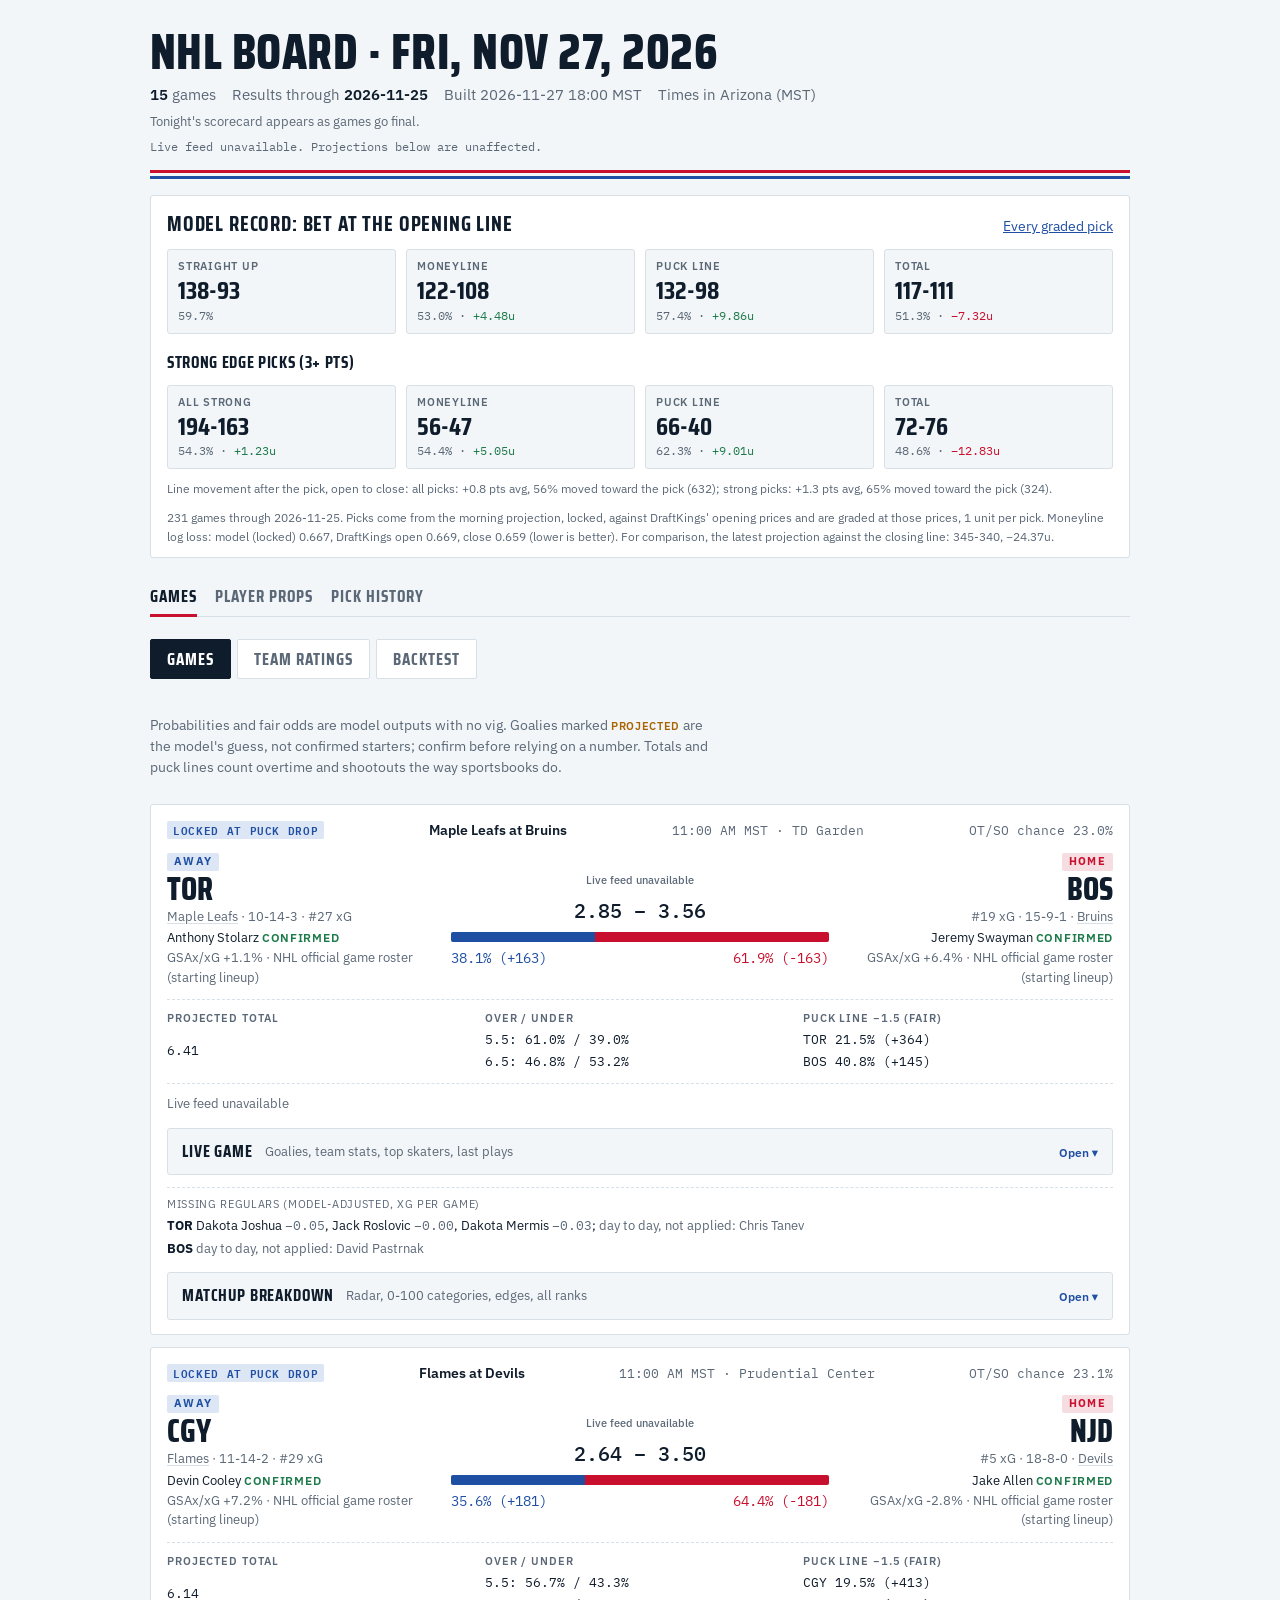
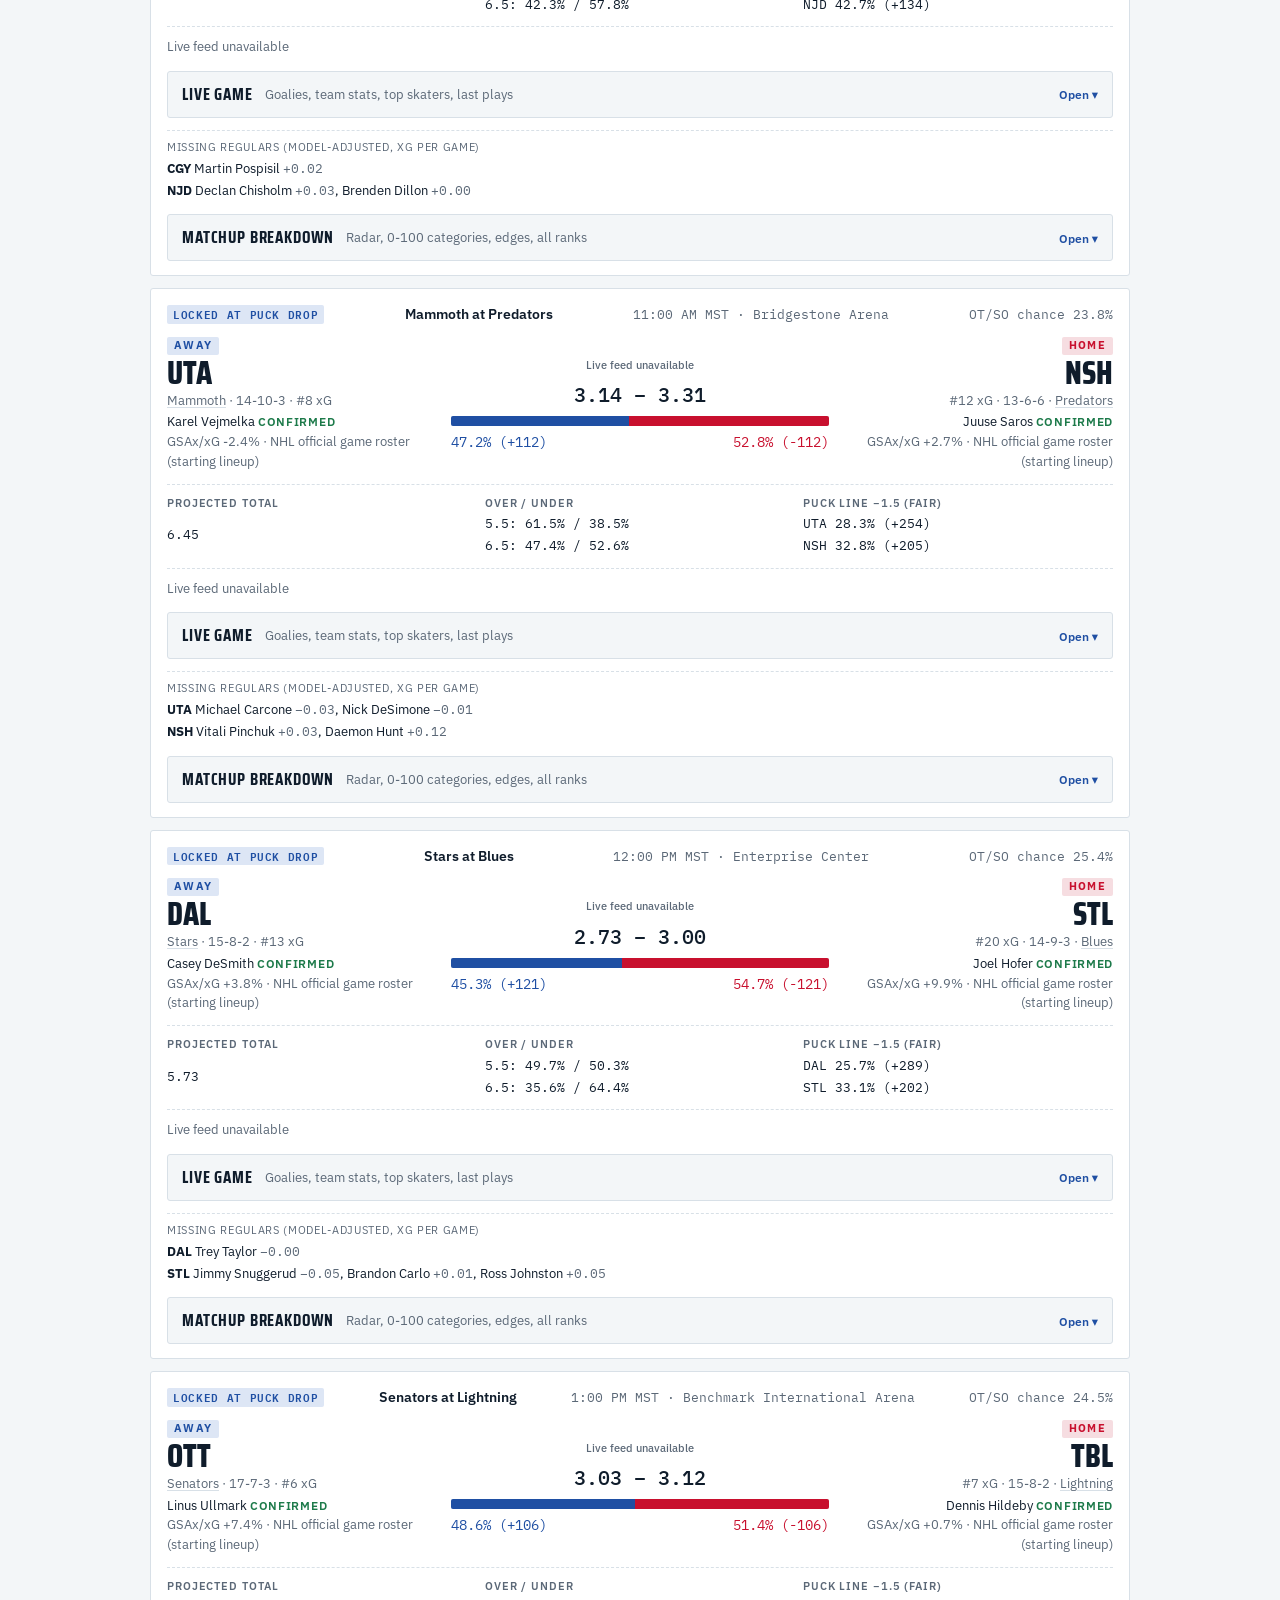
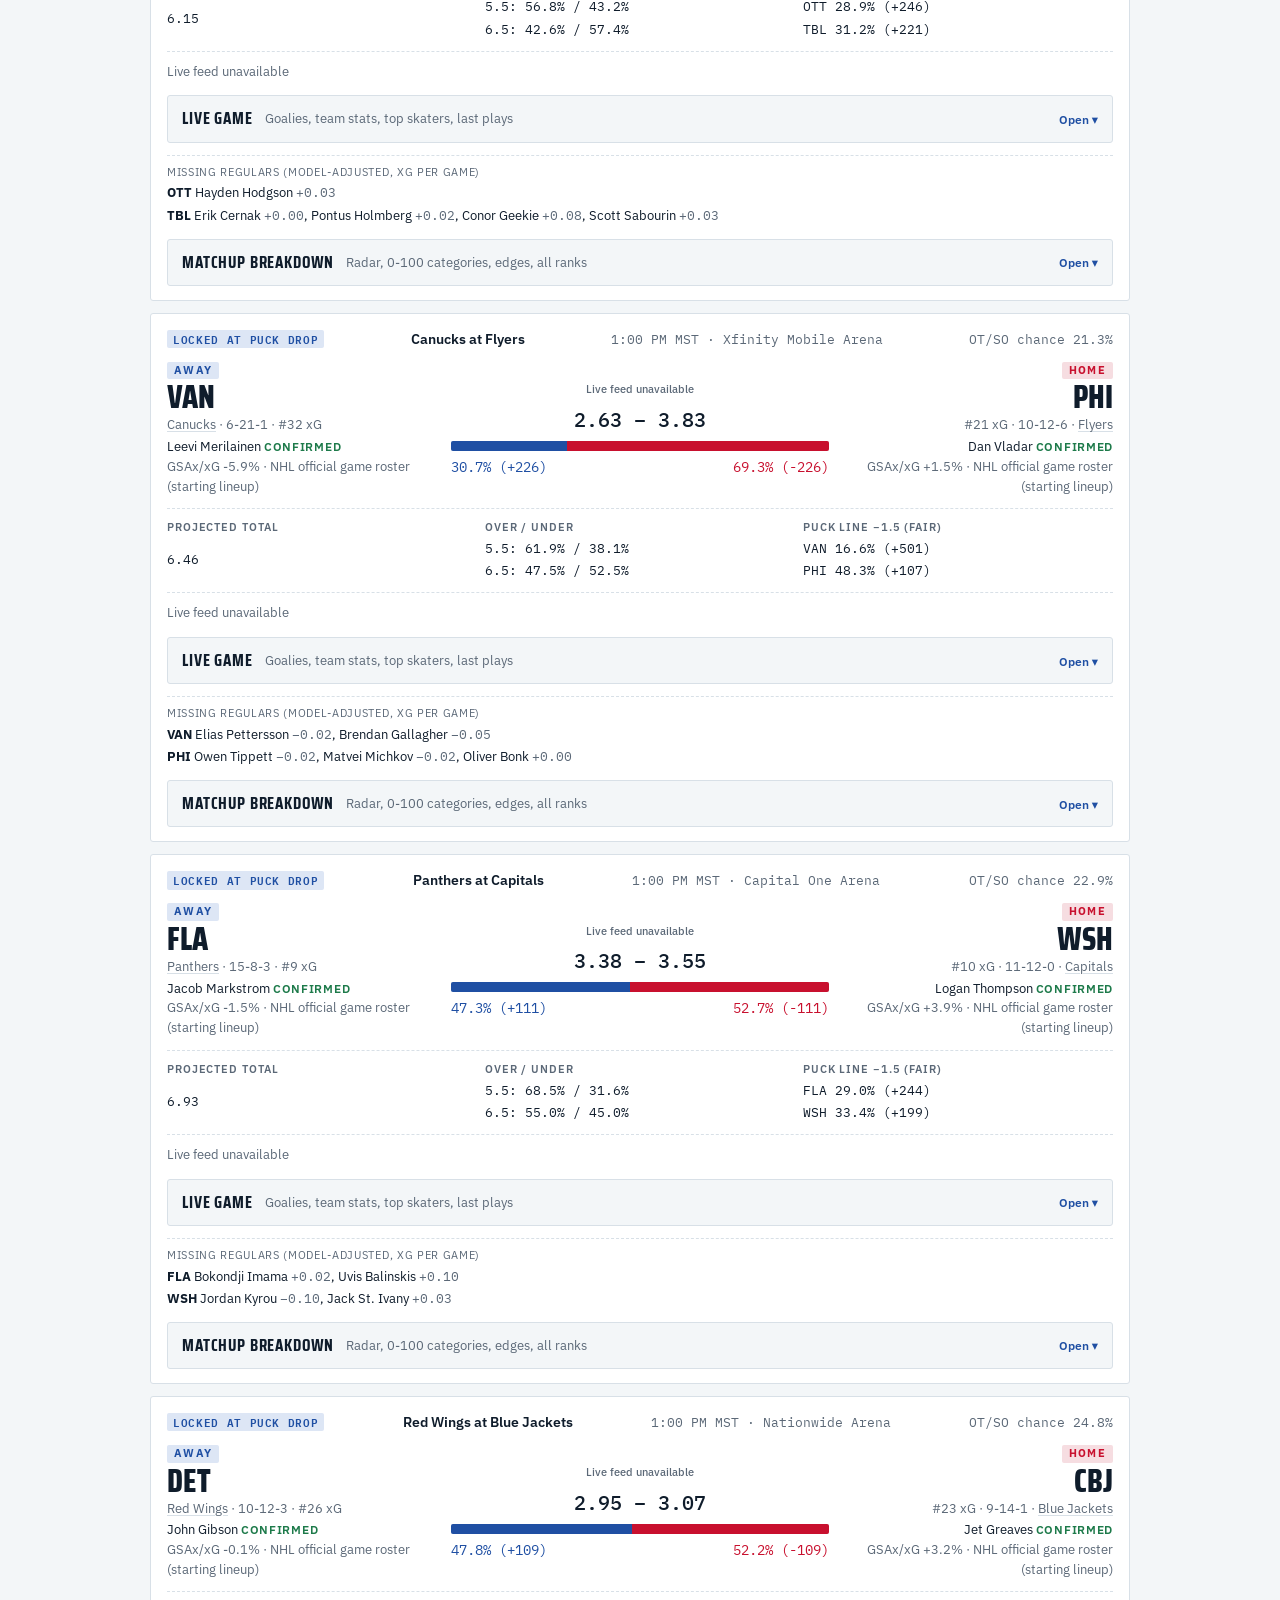
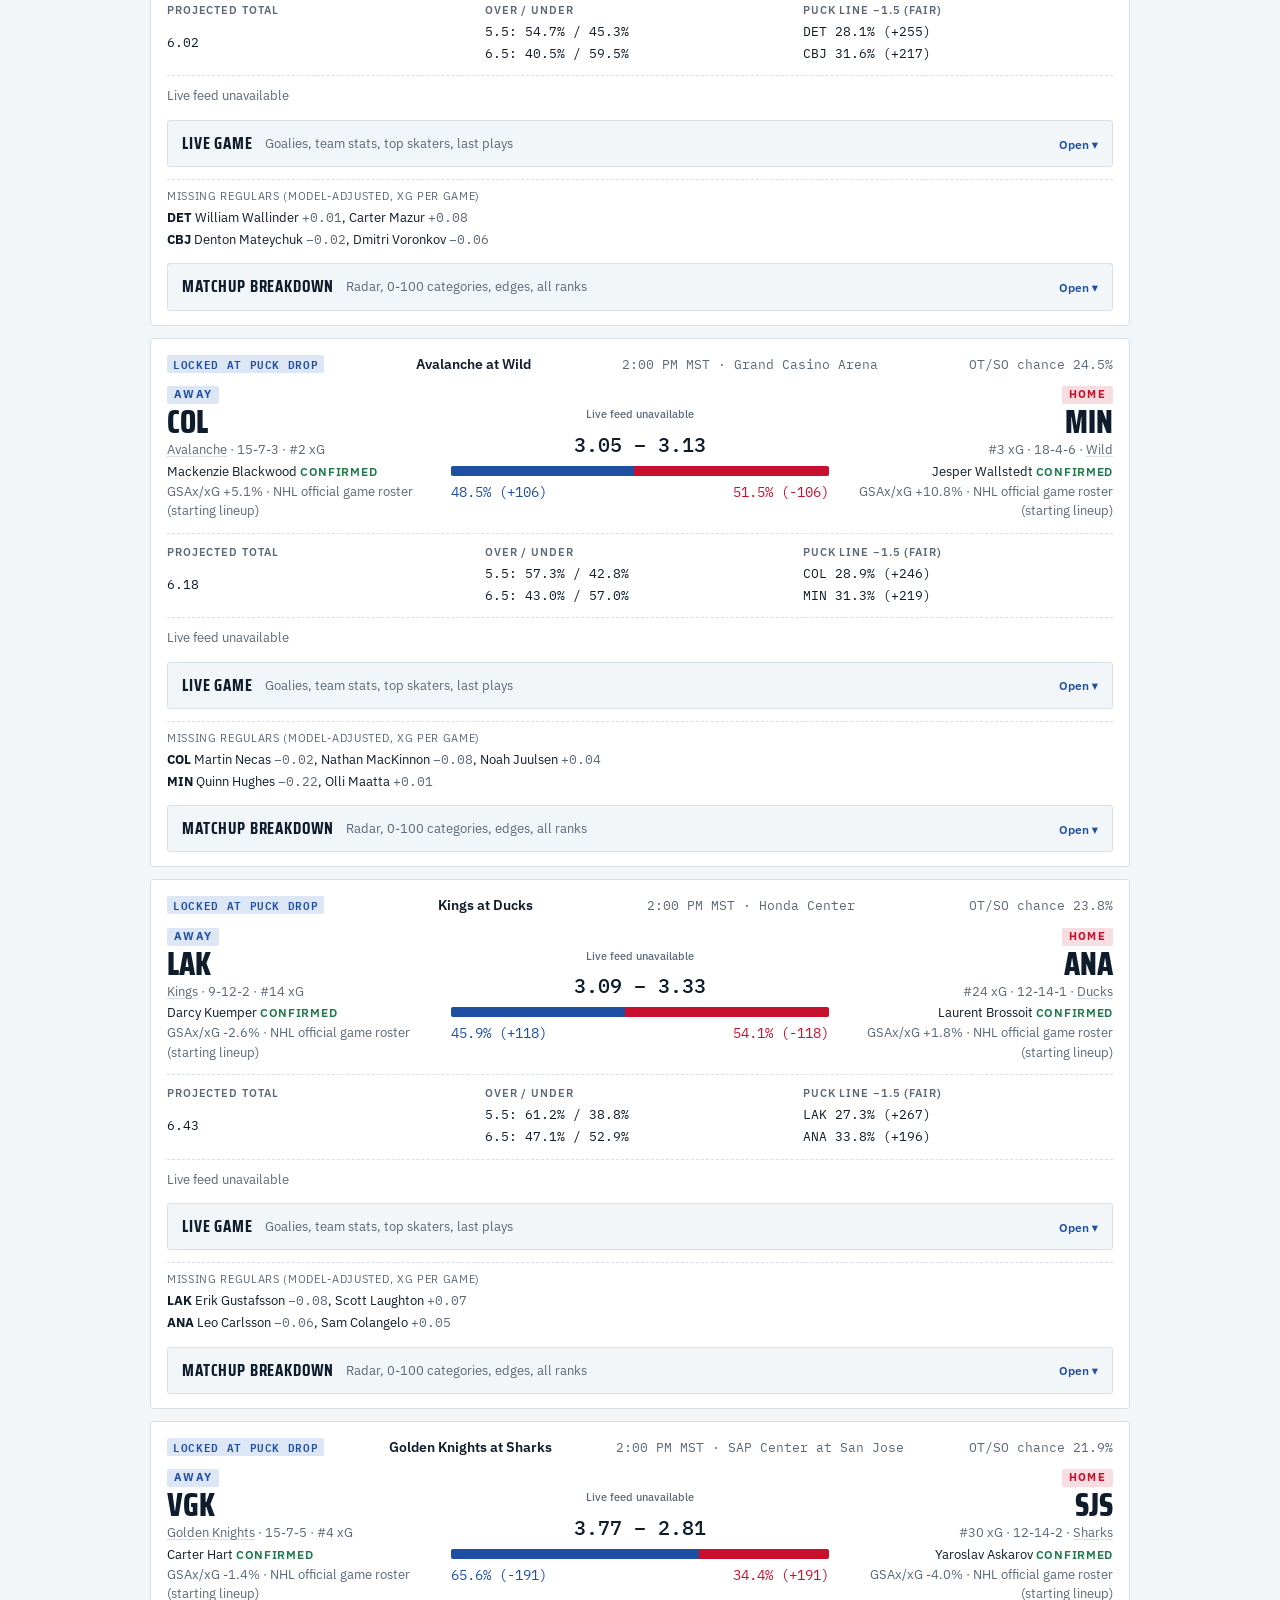
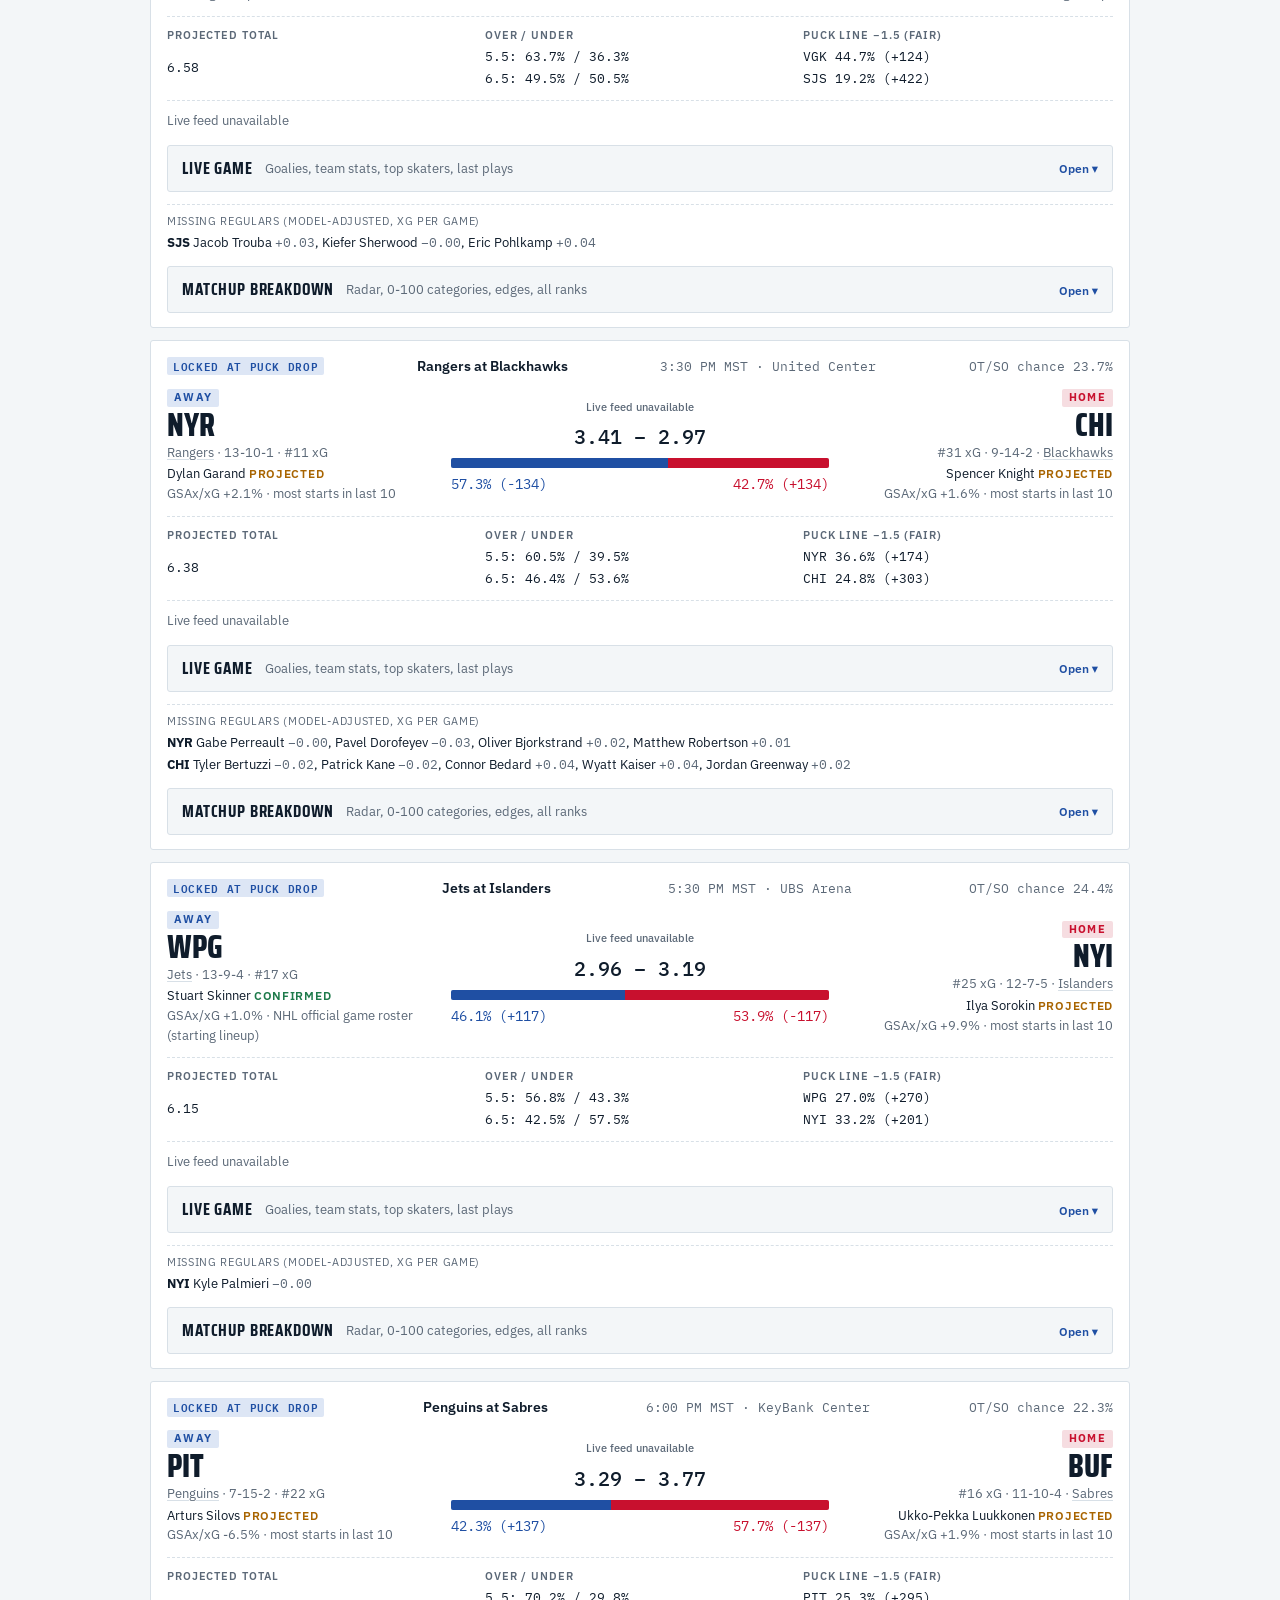
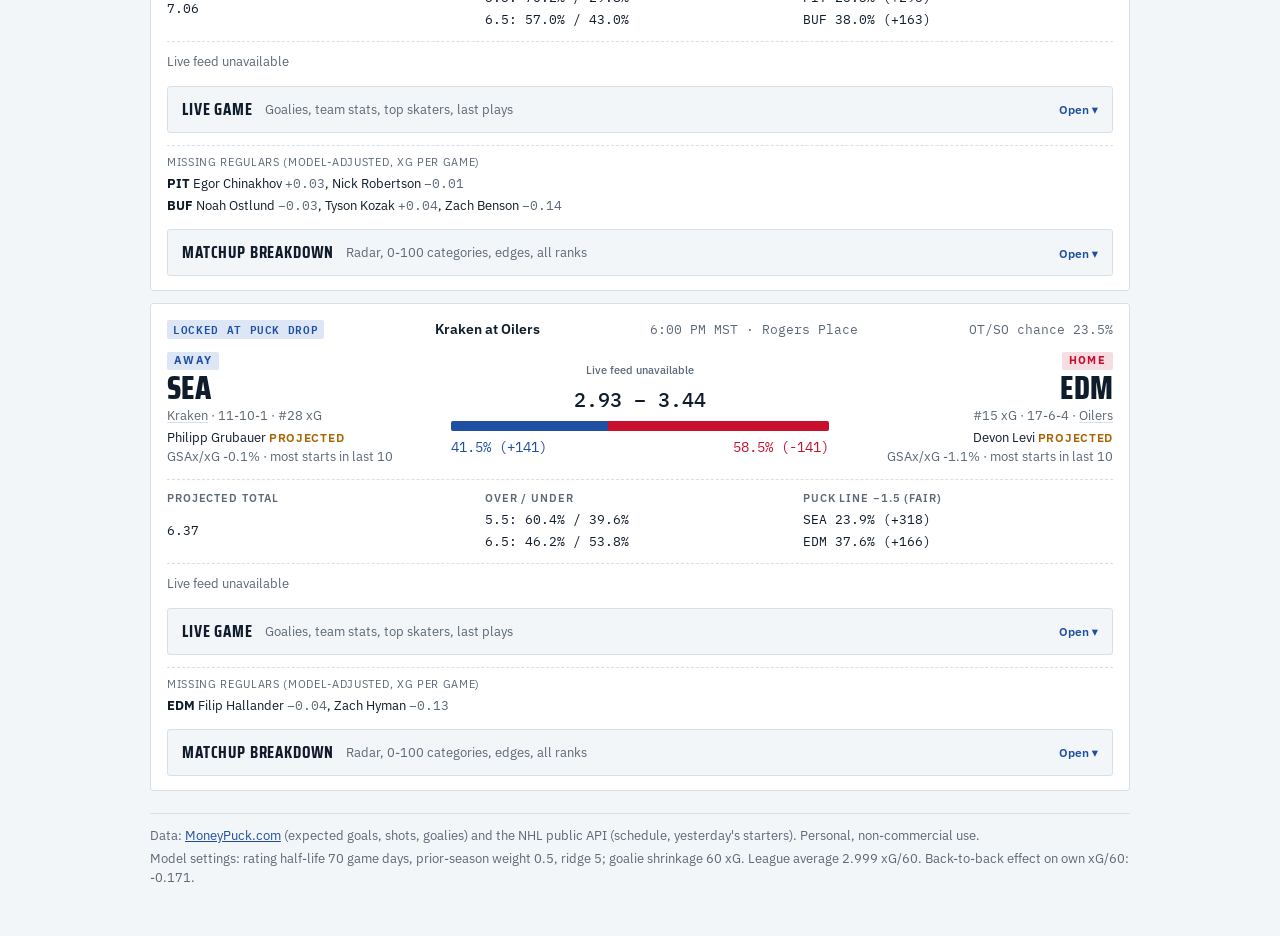
<file: site/index.html>
<!doctype html><html lang="en"><head><meta charset="utf-8"><meta name="viewport" content="width=device-width,initial-scale=1,viewport-fit=cover"><meta name="description" content="Personal NHL projection model with live scores"><style>:root{padding-top:env(safe-area-inset-top,0px);padding-bottom:env(safe-area-inset-bottom,0px)}body{margin:0;font-size:14px}img{max-width:100%}[hidden]{display:none!important}</style><title>Ice Ledger NHL Board</title>
<link rel="preconnect" href="https://fonts.googleapis.com">
<link rel="stylesheet" href="https://fonts.googleapis.com/css2?family=Saira+Condensed:wght@500;700;800&family=IBM+Plex+Sans:wght@400;500;600&family=IBM+Plex+Mono:wght@400;500&display=swap">
<style>
/* Layout: rink-sheet board. One column of game rows, each split away | probability bar | home, tabs for ratings and backtest. */
:root{
  --ice:#f3f6f8; --sheet:#ffffff; --ink:#0f1c2b; --muted:#5b6877; --line:#d8e0e7;
  --red:#c8102e; --blue:#1f4fa3; --redsoft:#f6dde1; --bluesoft:#dde6f5;
  --good:#1d7a4a; --warn:#a86400;
  --display:"Saira Condensed","Arial Narrow",system-ui,sans-serif;
  --body:"IBM Plex Sans",system-ui,-apple-system,"Segoe UI",sans-serif;
  --mono:"IBM Plex Mono",ui-monospace,"SFMono-Regular",Menlo,monospace;
}
@media (prefers-color-scheme: dark){:root:not([data-theme="light"]){
  --ice:#0b131c; --sheet:#111c28; --ink:#e6edf3; --muted:#93a3b3; --line:#243444;
  --red:#ff5468; --blue:#6f9bff; --redsoft:#3a1b22; --bluesoft:#18284a; --good:#4cc38a; --warn:#e2a54a; color-scheme:dark}}
:root[data-theme="dark"]{
  --ice:#0b131c; --sheet:#111c28; --ink:#e6edf3; --muted:#93a3b3; --line:#243444;
  --red:#ff5468; --blue:#6f9bff; --redsoft:#3a1b22; --bluesoft:#18284a; --good:#4cc38a; --warn:#e2a54a; color-scheme:dark}
body{background:var(--ice);color:var(--ink);font-family:var(--body);font-size:15px;line-height:1.5}
.wrap{max-width:980px;margin:0 auto;padding-left:max(16px,env(safe-area-inset-left,0px));padding-right:max(16px,env(safe-area-inset-right,0px));padding-block:28px 48px;display:grid;gap:22px}
header{display:grid;gap:6px;border-bottom:3px solid var(--red);padding-bottom:14px;position:relative}
header::after{content:"";position:absolute;left:0;right:0;bottom:-9px;height:3px;background:var(--blue)}
h1{font-family:var(--display);font-weight:800;font-size:clamp(2rem,6vw,3.1rem);line-height:1;letter-spacing:.01em;margin:0;text-wrap:balance;text-transform:uppercase}
.sub{color:var(--muted);font-size:.92rem;display:flex;flex-wrap:wrap;gap:4px 16px}
.sub b{color:var(--ink);font-weight:600}
nav{display:flex;gap:6px;flex-wrap:wrap}
nav button{font-family:var(--display);font-weight:700;font-size:1.05rem;letter-spacing:.06em;text-transform:uppercase;border:1px solid var(--line);background:var(--sheet);color:var(--muted);padding:6px 16px;border-radius:2px;cursor:pointer}
nav button[aria-selected="true"]{background:var(--ink);color:var(--sheet);border-color:var(--ink)}
nav button:focus-visible,summary:focus-visible{outline:2px solid var(--blue);outline-offset:2px}
.note{font-size:.88rem;color:var(--muted);max-width:70ch}
.games{display:grid;gap:12px}
.game{background:var(--sheet);border:1px solid var(--line);border-radius:3px;padding:14px 16px;display:grid;gap:12px}
.top{display:flex;justify-content:space-between;gap:8px;flex-wrap:wrap;font-size:.82rem;color:var(--muted);font-family:var(--mono)}
.match{display:grid;grid-template-columns:1fr minmax(120px,1.4fr) 1fr;align-items:center;gap:14px}
.team{display:grid;gap:2px;min-width:0}
.team.home{text-align:right}
.abbr{font-family:var(--display);font-weight:800;font-size:2rem;line-height:1}
.nm{font-size:.82rem;color:var(--muted)}
.side{justify-self:start;font-size:.66rem;font-weight:700;letter-spacing:.12em;text-transform:uppercase;padding:1px 7px;border-radius:2px;background:var(--bluesoft);color:var(--blue)}
.side.home{justify-self:end;background:var(--redsoft);color:var(--red)}
.mtitle{font-family:var(--body);font-weight:600;color:var(--ink);font-size:.9rem}
.top{align-items:baseline}
.goalie{font-size:.82rem}
.goalie .proj{color:var(--warn);font-size:.72rem;letter-spacing:.06em;text-transform:uppercase;font-weight:600}
.pill{display:inline-block;font-size:.68rem;font-weight:600;letter-spacing:.06em;text-transform:uppercase;padding:1px 6px;border-radius:2px;background:var(--redsoft);color:var(--red);margin-left:4px}
.mid{display:grid;gap:6px;text-align:center}
.score{font-family:var(--mono);font-size:1.25rem;font-weight:500;font-variant-numeric:tabular-nums}
.bar{display:flex;height:10px;border-radius:2px;overflow:hidden;background:var(--line)}
.bar .a{background:var(--blue)} .bar .h{background:var(--red)}
.pcts{display:flex;justify-content:space-between;font-family:var(--mono);font-size:.85rem;font-variant-numeric:tabular-nums}
.pcts .fa{color:var(--blue)} .pcts .fh{color:var(--red)}
.mkts{display:grid;grid-template-columns:repeat(3,minmax(0,1fr));gap:8px;border-top:1px dashed var(--line);padding-top:10px}
.mk{display:grid;gap:2px;min-width:0}
.mk h4{margin:0;font-size:.7rem;letter-spacing:.08em;text-transform:uppercase;color:var(--muted);font-weight:600}
.mk div{font-family:var(--mono);font-size:.84rem;font-variant-numeric:tabular-nums}
.inj{border-top:1px dashed var(--line);padding-top:8px;font-size:.84rem;display:grid;gap:2px}
.inj .dl{font-size:.7rem;color:var(--muted);text-transform:uppercase;letter-spacing:.06em}
.inj .rk{font-family:var(--mono);color:var(--muted)}
.sum{border-top:1px dashed var(--line);padding-top:10px;display:grid;gap:6px}
.sum p{margin:0;max-width:75ch;font-size:.92rem}
.src{font-size:.78rem;color:var(--muted);display:flex;flex-wrap:wrap;gap:4px 12px}
.src a{color:var(--blue)}
.nm a.tl{color:inherit;text-decoration:underline;text-decoration-color:var(--line);text-underline-offset:2px}
.nm a.tl:hover{color:var(--blue)}
a:focus-visible{outline:2px solid var(--blue);outline-offset:2px}
.goalie .conf{color:var(--good);font-size:.72rem;letter-spacing:.06em;text-transform:uppercase;font-weight:600}
.sh{font-family:var(--mono);font-size:.74rem;letter-spacing:.1em;text-transform:uppercase;color:var(--muted)}
.idtabs{display:inline-flex;border:1px solid var(--line);border-radius:3px;padding:3px;gap:3px;background:var(--ice)}
.idtabs button{font:600 .85rem var(--body);border:0;background:none;color:var(--muted);padding:6px 14px;border-radius:2px;cursor:pointer}
.idtabs button[aria-selected="true"]{background:var(--ink);color:var(--sheet)}
.idtabs button:focus-visible{outline:2px solid var(--blue);outline-offset:1px}
.idgrid{display:grid;grid-template-columns:minmax(0,1.05fr) minmax(0,1fr);gap:18px;margin-top:10px}
.rwrap{display:grid;gap:4px;justify-items:center;min-width:0}
.leg{display:flex;gap:16px;font-size:.85rem;font-weight:600}.leg .la{color:var(--blue)}.leg .lh{color:var(--red)}
svg.radar{width:100%;max-width:460px;height:auto;overflow:visible}
.radar .rg{fill:none;stroke:var(--line)}
.radar .ra{stroke:var(--line)} .radar .ra.on{stroke:var(--muted);stroke-width:1.5}
.radar .rt{font:10px var(--mono);fill:var(--muted)}
.radar .rl{font:12.5px var(--body);fill:var(--muted);cursor:pointer} .radar .rl.on{fill:var(--ink);font-weight:700}
.radar .rp{stroke-width:2;stroke-linejoin:round}
.radar .rp.a{fill:var(--blue);fill-opacity:.14;stroke:var(--blue)}
.radar .rp.h{fill:var(--red);fill-opacity:.12;stroke:var(--red);stroke-dasharray:5 4}
.radar .rm.a{fill:var(--sheet);stroke:var(--blue);stroke-width:1.8} .radar .rm.h{fill:var(--sheet);stroke:var(--red);stroke-width:1.8}
.ccol{display:grid;gap:12px;align-content:start;min-width:0}
table.ct{width:100%;border-collapse:collapse;font-size:.9rem}
.ct th{font-size:.7rem;letter-spacing:.06em;text-transform:uppercase;color:var(--muted);font-weight:600;text-align:right;padding:6px 8px;border-bottom:1px solid var(--line);background:none}
.ct th:first-child{text-align:left}.ct th.a{color:var(--blue)}.ct th.h{color:var(--red)}
.ct td{padding:8px;border-bottom:1px solid var(--line);text-align:right;font-family:var(--mono);font-variant-numeric:tabular-nums}
.ct td:first-child{text-align:left;font-family:var(--body)}
.ct td.a{color:var(--blue)}.ct td.h{color:var(--red)}.ct td.b{font-weight:700}
.ct tr[data-cat]{cursor:pointer}.ct tr[data-cat]:hover td{background:var(--ice)}
.ct tr.sel td{background:var(--bluesoft)}.ct tr.sel td:first-child{box-shadow:inset 3px 0 0 var(--ink)}
.ct tr:focus-visible{outline:2px solid var(--blue);outline-offset:-2px}
.sty{font-size:.68rem;color:var(--muted);letter-spacing:.04em}
.cdet h4{margin:0;font-family:var(--display);font-size:1.15rem;letter-spacing:.03em;text-transform:uppercase}
.cdet p{margin:2px 0 8px;font-size:.85rem;color:var(--muted)}
.dd{display:grid;grid-template-columns:1fr 1fr;gap:12px;font-size:.85rem}
.dd b{display:block;margin-bottom:2px}.dd .a b{color:var(--blue)}.dd .h b{color:var(--red)}
.dd .dl{display:block;font-size:.7rem;color:var(--muted);text-transform:uppercase;letter-spacing:.06em;margin-top:4px}
.dd div div{font-family:var(--mono)}
details.all summary{cursor:pointer;font-size:.85rem;color:var(--blue)}
@media (max-width:720px){.idgrid{grid-template-columns:1fr}}
details.mx{padding-top:2px}
details.mx summary,details.all summary{cursor:pointer;list-style:none;display:flex;align-items:center;gap:6px 12px;flex-wrap:wrap;padding:10px 14px;border:1px solid var(--line);border-radius:3px;background:var(--ice);transition:background .15s}
details.mx summary:hover,details.all summary:hover{background:var(--bluesoft);border-color:var(--blue)}
details.mx summary::-webkit-details-marker,details.all summary::-webkit-details-marker{display:none}
details.mx summary:focus-visible,details.all summary:focus-visible{outline:2px solid var(--blue);outline-offset:2px}
.xt{font-family:var(--display);font-weight:700;font-size:1.05rem;letter-spacing:.05em;text-transform:uppercase;color:var(--ink)}
details.all .xt{font-family:var(--body);font-size:.85rem;letter-spacing:0;text-transform:none;font-weight:600}
.xh{font-size:.8rem;color:var(--muted);flex:1 1 auto}
.chev{margin-left:auto;font:600 .78rem var(--body);color:var(--blue);white-space:nowrap}
.chev::after{content:"Open \25BE"}
details[open]>summary .chev::after{content:"Close \25B4"}
@media (prefers-reduced-motion:reduce){details.mx summary,details.all summary{transition:none}}
.mxbody{display:grid;gap:14px;margin-top:10px}
.edges{display:grid;gap:6px}
.edge{display:grid;grid-template-columns:minmax(0,1.3fr) minmax(0,2fr) 4.5em;align-items:center;gap:10px;font-size:.85rem}
.etrack{position:relative;height:12px;background:var(--ice);border:1px solid var(--line);border-radius:2px}
.etrack::after{content:"";position:absolute;left:50%;top:-3px;bottom:-3px;width:1px;background:var(--muted)}
.efill{position:absolute;top:0;bottom:0}
.efill.a{background:var(--blue);right:50%} .efill.h{background:var(--red);left:50%}
.etag{font-family:var(--mono);font-size:.78rem;text-align:right;font-variant-numeric:tabular-nums}
.mt{width:100%;border-collapse:collapse;font-size:.85rem}
.mt th,.mt td{padding:5px 8px;border-bottom:1px solid var(--line);white-space:nowrap;font-variant-numeric:tabular-nums}
.mt th{font-size:.7rem}
.mt td.lab{text-align:left;white-space:normal;color:var(--ink)}
.mt td.v{font-family:var(--mono);text-align:right}
.mt td.v.h{text-align:left}
.mt td.better{font-weight:600}
.mt td.better.a{color:var(--blue)} .mt td.better.h{color:var(--red)}
.mt .rk{color:var(--muted);font-size:.74rem;margin:0 4px}
.mt tr.grp td{background:var(--ice);font-size:.7rem;letter-spacing:.08em;text-transform:uppercase;color:var(--muted);font-weight:600;text-align:left}
.mxnote{font-size:.78rem;color:var(--muted);max-width:75ch;margin:0}
@media (max-width:560px){.edge{grid-template-columns:1fr 4.5em}.edge .etrack{grid-column:1/-1;order:3}}
.tbl{overflow-x:auto;background:var(--sheet);border:1px solid var(--line);border-radius:3px}
table{border-collapse:collapse;width:100%;font-size:.88rem}
th,td{padding:7px 10px;border-bottom:1px solid var(--line);text-align:right;white-space:nowrap;font-variant-numeric:tabular-nums}
th{font-size:.72rem;letter-spacing:.07em;text-transform:uppercase;color:var(--muted);font-weight:600;background:var(--ice)}
th:first-child,td:first-child{text-align:left}
td.mono{font-family:var(--mono)}
tr.best td{font-weight:600}
.pos{color:var(--good)} .neg{color:var(--red)}
h2{font-family:var(--display);font-weight:700;font-size:1.5rem;letter-spacing:.03em;text-transform:uppercase;margin:0}
section{display:grid;gap:12px}
.cards{display:grid;grid-template-columns:repeat(auto-fit,minmax(200px,1fr));gap:10px}
.kpi{background:var(--sheet);border:1px solid var(--line);border-radius:3px;padding:12px 14px;display:grid;gap:2px}
.kpi .v{font-family:var(--display);font-weight:700;font-size:1.8rem;line-height:1.05}
.kpi .l{font-size:.78rem;color:var(--muted)}
footer{font-size:.8rem;color:var(--muted);border-top:1px solid var(--line);padding-top:12px;display:grid;gap:4px}
footer a{color:var(--blue)}
@media (max-width:560px){
  .match{grid-template-columns:1fr 1fr}
  .mid{grid-column:1/-1;order:3}
  .mkts{grid-template-columns:1fr}
  .abbr{font-size:1.7rem}
}
</style>
<link rel="stylesheet" href="live.css?v=cc0dc293"></head><body>

<div class="wrap">
  <header>
    <h1 id="hdr">NHL Board</h1>
    <div class="sub" id="meta"></div>
  </header>
  <nav class="pnav" aria-label="Pages"><a href="./" aria-current="page">Games</a><a href="props.html">Player props</a><a href="history.html">Pick history</a></nav>
  <nav role="tablist">
    <button id="t-games" role="tab" aria-selected="true" data-v="games">Games</button>
    <button id="t-ratings" role="tab" aria-selected="false" data-v="ratings">Team ratings</button>
    <button id="t-backtest" role="tab" aria-selected="false" data-v="backtest">Backtest</button>
  </nav>

  <section id="v-games">
    <p class="note">Probabilities and fair odds are model outputs with no vig. Goalies marked <span class="pill" style="background:none;color:var(--warn);padding:0;margin:0">projected</span> are the model's guess, not confirmed starters; confirm before relying on a number. Totals and puck lines count overtime and shootouts the way sportsbooks do.</p>
    <div class="games" id="games"></div>
  </section>

  <section id="v-ratings" hidden>
    <p class="note">Expected goals per 60 minutes, adjusted for opponent, score state, venue and shot flurries. Offense: higher is better. Defense (allowed): lower is better. Finishing is goals above expected per expected goal, heavily shrunk toward zero.</p>
    <div class="tbl"><table id="rat"></table></div>
  </section>

  <section id="v-backtest" hidden>
    <div class="cards" id="kpis"></div>
    <p class="note" id="btnote"></p>
    <h2>Log loss by season (lower is better)</h2>
    <div class="tbl"><table id="bt"></table></div>
    <h2>Calibration, test seasons</h2>
    <div class="tbl"><table id="cal"></table></div>
    <h2>Totals and puck line, test seasons</h2>
    <div class="tbl"><table id="mcal"></table></div>
  </section>

  <footer>
    <div>Data: <a href="https://moneypuck.com" target="_blank" rel="noopener">MoneyPuck.com</a> (expected goals, shots, goalies) and the NHL public API (schedule, yesterday's starters). Personal, non-commercial use.</div>
    <div id="foot2"></div>
  </footer>
</div>


<script src="live.js?v=44debd71"></script>
<script src="record.js?v=45af672d"></script>
<script>
function renderBoard(B){

const $ = id => document.getElementById(id);
const pct = x => (100*x).toFixed(1)+'%';
const ml = x => x==null ? '–' : (x>0?'+':'')+x;
const amer = p => p>=0.5 ? Math.round(-100*p/(1-p)) : Math.round(100*(1-p)/p);
const dt = new Date(B.date+'T12:00:00');
$('hdr').textContent = 'NHL Board · ' + dt.toLocaleDateString('en-US',{weekday:'short',month:'short',day:'numeric',year:'numeric'});
$('meta').innerHTML = `<span><b>${B.games.length}</b> games</span><span>Results through <b>${B.data_through}</b></span><span>Built ${B.generated}</span><span>Times in Arizona (MST)</span>`;

const SLUG={ANA:'ducks',BOS:'bruins',BUF:'sabres',CGY:'flames',CAR:'hurricanes',CHI:'blackhawks',COL:'avalanche',CBJ:'bluejackets',DAL:'stars',DET:'redwings',EDM:'oilers',FLA:'panthers',LAK:'kings',MIN:'wild',MTL:'canadiens',NSH:'predators',NJD:'devils',NYI:'islanders',NYR:'rangers',OTT:'senators',PHI:'flyers',PIT:'penguins',SJS:'sharks',SEA:'kraken',STL:'blues',TBL:'lightning',TOR:'mapleleafs',UTA:'utah',VAN:'canucks',VGK:'goldenknights',WSH:'capitals',WPG:'jets'};
const tlink=(ab,txt)=>SLUG[ab]?`<a class="tl" href="https://www.nhl.com/${SLUG[ab]}/" target="_blank" rel="noopener">${txt}</a>`:txt;
function tm(t){return new Date(t).toLocaleTimeString('en-US',{hour:'numeric',minute:'2-digit',timeZone:'America/Phoenix'})+' MST'}
function gl(g){
  if(!g||!g.name) return '<div class="goalie">Goalie: unknown</div>';
  const s = g.gsax_per_xg; const sign = s>=0?'+':'';
  const bs=(g.basis||''); const tag = bs.startsWith('confirmed') ? '<span class="conf">confirmed</span>' : bs.startsWith('likely') ? '<span class="conf">likely</span>' : bs.startsWith('expected') ? '<span class="conf">expected</span>' : '<span class="proj">projected</span>';
  return `<div class="goalie">${g.name} ${tag}<br><span class="nm">GSAx/xG ${sign}${(100*s).toFixed(1)}% · ${(g.basis||'').replace(/^confirmed: /,'')}</span></div>`;
}
const MX = B.metrics;
const pctOf = r => 100*(MX.n - r)/(MX.n - 1);   // rank 1 -> 100
const CATS = [
 {name:'Chance creation', off:'xgf60_5v5', def:'xga60_5v5', d:'Expected goals per 60 minutes at 5-on-5. Offense: chances created. Defense: chances allowed.'},
 {name:'Shot volume', off:'cf60f_5v5', def:'cf60a_5v5', d:'All shot attempts per 60 at 5-on-5, including misses and blocks. A proxy for puck possession.'},
 {name:'High danger', off:'hdxgf60_5v5', def:'hdxga60_5v5', d:'Expected goals from high-danger shots (above a 20% scoring chance) per 60 at 5-on-5.'},
 {name:'Special teams', off:'pp_xgf60', def:'pk_xga60', d:'Offense: power-play expected goals per 60. Defense: expected goals allowed per 60 on the penalty kill.'},
 {name:'Finishing & saves', off:'finish_gp', def:'gsax_gp', d:'Offense: goals scored above expected per game. Defense: goals saved above expected per game by the team\'s goalies this season.'},
 {name:'Discipline', off:'pen_drawn_gp', def:'pen_taken_gp', d:'Offense: penalties drawn per game. Defense: penalties taken per game (fewer is better).'},
 {name:'Recent form', off:'l10_xgf_gp', def:'l10_xga_gp', d:'Expected goals for and against per game over the last 10 games, all situations.'},
 {name:'Pace', off:'pace60_5v5', def:'pace60_5v5', style:true, d:'Combined shot attempts per 60 at 5-on-5 in the team\'s games. Higher means faster, not better.'}
];
const DEF = k => MX.defs.find(d=>d.key===k);
function fmtv(def,v){ if(v==null) return '–'; const s=(+v).toFixed(def.dec); const signed=['finish_gp','gsax_gp','l10_gd'].includes(def.key); return (signed&&v>0?'+':'')+s+def.unit; }
function score(t,c,view){ const T=MX.teams[t]; const o=pctOf(T.ranks[c.off]), d=pctOf(T.ranks[c.def]); if(c.style) return o; return view==='off'?o:view==='def'?d:(o+d)/2; }
function radar(g,view,sel){
  const A=g.away,H=g.home,N=CATS.length,cx=250,cy=195,R=120;
  const pt=(i,v)=>{const a=-Math.PI/2+2*Math.PI*i/N, r=R*v/100; return [cx+r*Math.cos(a), cy+r*Math.sin(a)];};
  let s=`<svg viewBox="0 0 500 390" class="radar" role="img" aria-label="Radar chart comparing ${A} and ${H}, ${view==='off'?'offense':view==='def'?'defense':'overall'}, 0 to 100">`;
  for(const lv of [25,50,75,100]){ s+=`<polygon points="${CATS.map((_,i)=>pt(i,lv).join(',')).join(' ')}" class="rg"/>`; }
  CATS.forEach((c,i)=>{const [x,y]=pt(i,100); s+=`<line x1="${cx}" y1="${cy}" x2="${x}" y2="${y}" class="ra${i===sel?' on':''}"/>`;});
  for(const lv of [25,50,75,100]){ const [x,y]=pt(0,lv); s+=`<text x="${x+4}" y="${y+3}" class="rt">${lv}</text>`; }
  const poly=(t,cls)=>{const ps=CATS.map((c,i)=>pt(i,score(t,c,view))); return `<polygon points="${ps.map(p=>p.join(',')).join(' ')}" class="rp ${cls}"/>`+ps.map((p,i)=>cls==='a'?`<circle cx="${p[0]}" cy="${p[1]}" r="${i===sel?5:3.2}" class="rm a"/>`:`<rect x="${p[0]-(i===sel?5:3.4)}" y="${p[1]-(i===sel?5:3.4)}" width="${i===sel?10:6.8}" height="${i===sel?10:6.8}" class="rm h"/>`).join('');};
  s+=poly(A,'a')+poly(H,'h');
  CATS.forEach((c,i)=>{const [x,y]=pt(i,123); const anc=Math.abs(x-cx)<8?'middle':x>cx?'start':'end'; const dy=y<cy-60?-6:y>cy+60?14:4; s+=`<text x="${x}" y="${y+dy}" text-anchor="${anc}" class="rl${i===sel?' on':''}" data-cat="${i}">${c.name}</text>`;});
  return s+'</svg>';
}
function catTable(g,view,sel){
  const A=g.away,H=g.home;
  return `<table class="ct"><tr><th>Category · 0-100</th><th class="a">${A}</th><th class="h">${H}</th></tr>`+
   CATS.map((c,i)=>{const sa=score(A,c,view), sh=score(H,c,view); return `<tr data-cat="${i}" class="${i===sel?'sel':''}" tabindex="0"><td>${c.name}${c.style?' <span class="sty">style</span>':''}</td><td class="a${!c.style&&sa>sh?' b':''}">${sa.toFixed(1)}</td><td class="h${!c.style&&sh>sa?' b':''}">${sh.toFixed(1)}</td></tr>`}).join('')+'</table>';
}
function catDetail(g,sel){
  const c=CATS[sel], A=g.away, H=g.home, oD=DEF(c.off), dD=DEF(c.def);
  const side=t=>{const T=MX.teams[t]; return c.style?`<div><span class="dl">Pace</span>${fmtv(oD,T.values[c.off])} <span class="rk">#${T.ranks[c.off]}</span></div>`:
    `<div><span class="dl">Offense</span>${fmtv(oD,T.values[c.off])} <span class="rk">#${T.ranks[c.off]}</span></div><div><span class="dl">Defense</span>${fmtv(dD,T.values[c.def])} <span class="rk">#${T.ranks[c.def]}</span></div>`;};
  return `<h4>${c.name}</h4><p>${c.d}</p><div class="dd"><div class="a"><b>${g.away_name}</b>${side(A)}</div><div class="h"><b>${g.home_name}</b>${side(H)}</div></div>`;
}
function edgeRow(label, sa, sh, note){
  const d = sh - sa, w = Math.min(50, Math.abs(d)/2);
  const fill = d>0 ? `<div class="efill h" style="width:${w}%"></div>` : d<0 ? `<div class="efill a" style="width:${w}%"></div>` : '';
  return `<div class="edge"><div>${label}<div class="nm">${note}</div></div><div class="etrack" role="img" aria-label="${label}: edge ${Math.abs(d).toFixed(0)} points">${fill}</div><div class="etag">${Math.abs(d)<5?'even':(d>0?'home':'away')+' +'+Math.abs(d).toFixed(0)}</div></div>`;
}
function attack(off, offKey, def, defKey){ return (pctOf(MX.teams[off].ranks[offKey]) + 100 - pctOf(MX.teams[def].ranks[defKey]))/2; }
const MXS = {};  // per-game view state
function idPanel(g){ const k=g.away+'-'+g.home, st=MXS[k]||(MXS[k]={view:'all',sel:0});
  return `<div class="idtabs" role="tablist">${[['all','Overall'],['off','Offense'],['def','Defense']].map(([v,l])=>`<button data-view="${v}" aria-selected="${st.view===v}">${l}</button>`).join('')}</div>
  <div class="idgrid"><div class="rwrap"><div class="leg"><span class="la">● ${g.away_name}</span><span class="lh">■ ${g.home_name}</span></div>${radar(g,st.view,st.sel)}<p class="mxnote">Larger = stronger (league percentile). On pace, larger = faster. Select a category to see its numbers.</p></div>
  <div class="ccol">${catTable(g,st.view,st.sel)}<div class="cdet">${catDetail(g,st.sel)}</div></div></div>`;}
function matchup(g){
  if(!MX||!MX.teams[g.home]||!MX.teams[g.away]) return '';
  const A=g.away,H=g.home, TA=MX.teams[A], TH=MX.teams[H];
  const pairs=[["5-on-5 chances","xgf60_5v5","xga60_5v5"],["High-danger chances","hdxgf60_5v5","hdxga60_5v5"],["Power play vs. penalty kill","pp_xgf60","pk_xga60"],["Finishing vs. goaltending","finish_gp","gsax_gp"]];
  const edges = pairs.map(([lab,o,dk])=>{const sa=attack(A,o,H,dk), sh=attack(H,o,A,dk); return edgeRow(lab, sa, sh, `${A} attack ${sa.toFixed(0)} · ${H} attack ${sh.toFixed(0)}`)}).join('');
  let grp='', rows='';
  for(const d of MX.defs){ if(d.group==='Underlying') continue;
    if(d.group!==grp){grp=d.group; rows+=`<tr class="grp"><td colspan="3">${grp}</td></tr>`;}
    const ra=TA.ranks[d.key], rh=TH.ranks[d.key];
    const ba = d.higher_better!==null && ra<rh, bh = d.higher_better!==null && rh<ra;
    rows+=`<tr><td class="v${ba?' better a':''}">${fmtv(d,TA.values[d.key])}<span class="rk">${ra}</span></td><td class="lab">${d.label}</td><td class="v h${bh?' better h':''}"><span class="rk">${rh}</span>${fmtv(d,TH.values[d.key])}</td></tr>`;
  }
  return `<details class="mx" id="mx-${A}-${H}" data-g="${A}-${H}"><summary><span class="xt">Matchup breakdown</span><span class="xh">Radar, 0-100 categories, edges, all ranks</span><span class="chev" aria-hidden="true"></span></summary><div class="mxbody">
    <div class="sh">01 / Team identity</div>
    <div class="idp">${idPanel(g)}</div>
    <div class="sh">02 / Matchup edges</div>
    <div class="edges">${edges}</div>
    <p class="mxnote">Attack score = (offense percentile + 100 minus opponent's defense percentile) ÷ 2. Bars point toward the team with the edge; gaps under 5 points are even. These describe statistical strengths, not win probabilities.</p>
    <details class="all"><summary><span class="xt">All ${MX.defs.filter(d=>d.group!=='Underlying').length} metrics with league ranks</span><span class="chev" aria-hidden="true"></span></summary><div class="tbl"><table class="mt"><tr><th style="text-align:right">${A} · rank</th><th style="text-align:left">Season to date</th><th style="text-align:left">rank · ${H}</th></tr>${rows}</table></div></details>
    <p class="mxnote">Ranks out of ${MX.n} teams (1 = best; pace ranks fastest first). Regular season games through ${String(MX.through).replace(/(\d{4})(\d{2})(\d{2})/,'$1-$2-$3')}. Early-season samples are small. Finishing & saves uses each team's goalies so far this season, not tonight's starter.</p>
  </div></details>`;
}
document.getElementById('games').addEventListener('click',e=>{
  const box=e.target.closest('details.mx'); if(!box) return;
  const g=B.games.find(x=>x.away+'-'+x.home===box.dataset.g); const st=MXS[box.dataset.g];
  const vb=e.target.closest('[data-view]'), cr=e.target.closest('[data-cat]');
  if(vb){st.view=vb.dataset.view;} else if(cr){st.sel=+cr.dataset.cat;} else return;
  box.querySelector('.idp').innerHTML=idPanel(g);
});
document.getElementById('games').addEventListener('keydown',e=>{ if((e.key==='Enter'||e.key===' ')&&e.target.matches('tr[data-cat]')){e.preventDefault();e.target.click();} });

function injLine(g){
  const f=(ab,list)=>{const ap=(list||[]).filter(p=>p.applied), dtd=(list||[]).filter(p=>p.regular&&!p.applied&&p.status==='Day-To-Day');
    if(!ap.length&&!dtd.length) return '';
    return `<div><b>${ab}</b> ${ap.map(p=>`${p.name} <span class="rk">${p.value>=0?'−':'+'}${Math.abs(p.value).toFixed(2)}</span>`).join(', ')}${dtd.length?`${ap.length?'; ':''}<span class="nm">day to day, not applied: ${dtd.map(p=>p.name).join(', ')}</span>`:''}</div>`;};
  const s=f(g.away,g.inj_away)+f(g.home,g.inj_home);
  return s?`<div class="inj"><span class="dl">Missing regulars (model-adjusted, xG per game)</span>${s}</div>`:'';
}
const SHOW = g => B.detail_games==='ALL' || (B.detail_games||[]).includes(g.away+'@'+g.home);
$('games').innerHTML = B.games.map(g=>{
  const t55=g.totals['5.5'], t65=g.totals['6.5'];
  return `<article class="game">
    <div class="top">${g.frozen?'<span class="pill" style="background:var(--bluesoft);color:var(--blue);margin:0">Locked at puck drop</span>':''}<span class="mtitle">${g.away_name} at ${g.home_name}</span><span>${tm(g.start_utc)} · ${g.venue||''}</span><span>OT/SO chance ${pct(g.p_ot)}</span></div>
    <div class="match">
      <div class="team"><span class="side">Away</span><div class="abbr">${g.away}${g.away_b2b?'<span class="pill">B2B</span>':''}</div><div class="nm">${tlink(g.away,g.away_name)} · ${g.away_rec} · #${g.away_rank} xG</div>${gl(g.away_goalie)}</div>
      <div class="mid">
        <div class="score">${g.proj_away.toFixed(2)} – ${g.proj_home.toFixed(2)}</div>
        <div class="bar" role="img" aria-label="${g.away} ${pct(g.p_away)}, ${g.home} ${pct(g.p_home)}"><div class="a" style="width:${100*g.p_away}%"></div><div class="h" style="width:${100*g.p_home}%"></div></div>
        <div class="pcts"><span class="fa">${pct(g.p_away)} (${ml(g.fair_ml_away)})</span><span class="fh">${pct(g.p_home)} (${ml(g.fair_ml_home)})</span></div>
      </div>
      <div class="team home"><span class="side home">Home</span><div class="abbr">${g.home_b2b?'<span class="pill" style="margin:0 4px 0 0">B2B</span>':''}${g.home}</div><div class="nm">#${g.home_rank} xG · ${g.home_rec} · ${tlink(g.home,g.home_name)}</div>${gl(g.home_goalie)}</div>
    </div>
    <div class="mkts">
      <div class="mk"><h4>Projected total</h4><div>${g.exp_total.toFixed(2)}</div></div>
      <div class="mk"><h4>Over / under</h4><div>5.5: ${pct(t55.over)} / ${pct(t55.under)}</div><div>6.5: ${pct(t65.over)} / ${pct(t65.under)}</div></div>
      <div class="mk"><h4>Puck line −1.5 (fair)</h4><div>${g.away} ${pct(g.puck_line['away_-1.5'])} (${ml(amer(g.puck_line['away_-1.5']))})</div><div>${g.home} ${pct(g.puck_line['home_-1.5'])} (${ml(amer(g.puck_line['home_-1.5']))})</div></div>
    </div>
    ${injLine(g)}
    ${SHOW(g)?matchup(g):''}
    ${g.summary?`<div class="sum"><p>${g.summary}</p><div class="src">Sources: ${g.sources.map(s=>`<a href="${s[1]}" target="_blank" rel="noopener">${s[0]}</a>`).join('')}</div></div>`:''}
  </article>`}).join('');

const r = B.ratings;
$('rat').innerHTML = '<tr><th>#</th><th>Team</th><th>Net xG/60</th><th>Offense</th><th>Defense (allowed)</th><th>Finishing</th></tr>' +
  r.map((t,i)=>`<tr><td>${i+1}</td><td>${tlink(t.team,t.team)}</td><td class="mono ${t.net>=0?'pos':'neg'}">${t.net>=0?'+':''}${t.net.toFixed(2)}</td><td class="mono">${t.off.toFixed(2)}</td><td class="mono">${t.def.toFixed(2)}</td><td class="mono">${t.finishing>=0?'+':''}${(100*t.finishing).toFixed(1)}%</td></tr>`).join('').replace('<tr><td>1</td>','<tr><td>1</td>');

const sc = B.scorecard, models=[...new Set(sc.map(s=>s.model))], groups=[...new Set(sc.map(s=>s.group))];
const lab = g => g==='Test 2023-25' ? 'Test 2023-24 to 2025-26' : `${g}-${String(+g+1).slice(2)}${+g<=2022?' (tuning)':+g===2026?' (live, to date)':' (test)'}`;
$('bt').innerHTML = '<tr><th>Season</th><th>Games</th>'+models.map(m=>`<th>${m}</th>`).join('')+'</tr>'+
  groups.map(g=>{const rs=sc.filter(s=>s.group===g);const best=Math.min(...rs.map(x=>x.logloss));
   return `<tr${g.startsWith('Test')?' class="best"':''}><td>${lab(g)}</td><td>${rs[0].n}</td>`+models.map(m=>{const x=rs.find(s=>s.model===m);return `<td class="mono${x.logloss===best?' pos':''}">${x.logloss.toFixed(4)}</td>`}).join('')+'</tr>'}).join('');
const T = sc.filter(s=>s.group==='Test 2023-25'), M=T.find(s=>s.model.startsWith('Model')), H=T.find(s=>s.model.startsWith('Home')), P=T.find(s=>s.model.startsWith('Season'));
$('kpis').innerHTML = [
  [M.logloss.toFixed(4),'Model log loss, 2023-24 to 2025-26 ('+M.n+' games)'],
  [(100*(1-M.logloss/H.logloss)).toFixed(1)+'%','Improvement vs. always picking the home team'],
  [(100*(1-M.logloss/P.logloss)).toFixed(1)+'%','Improvement vs. season points % baseline'],
  [pct(M.acc),'Favorite won (test seasons)']].map(([v,l])=>`<div class="kpi"><div class="v">${v}</div><div class="l">${l}</div></div>`).join('');
$('btnote').textContent = 'Walk-forward: every prediction uses only games played before that date. Settings were tuned on 2021-22 and 2022-23 only. Starting goalies in the backtest are the actual starters, which are usually known before puck drop but not always. No market comparison yet: that needs historical closing odds.';
$('cal').innerHTML = '<tr><th>Home win prob. bucket</th><th>Games</th><th>Predicted</th><th>Actual</th></tr>'+
  B.calibration.map(c=>`<tr><td>${c.p_home}</td><td>${c.n}</td><td class="mono">${pct(c.pred)}</td><td class="mono">${pct(c.actual)}</td></tr>`).join('');
$('mcal').innerHTML = '<tr><th>Outcome</th><th>Games</th><th>Predicted</th><th>Actual</th><th>Gap</th></tr>'+
  B.market_calibration.map(c=>{const d=c.pred-c.actual;return `<tr><td>${c.market}</td><td>${c.n}</td><td class="mono">${pct(c.pred)}</td><td class="mono">${pct(c.actual)}</td><td class="mono">${d>=0?'+':''}${(100*d).toFixed(1)} pts</td></tr>`}).join('');
$('foot2').textContent = `Model settings: rating half-life ${B.params.team.hl} game days, prior-season weight ${B.params.team.carry}, ridge ${B.params.team.ridge}; goalie shrinkage ${B.params.goalie_K} xG. League average ${B.league_xg60} xG/60. Back-to-back effect on own xG/60: ${B.b2b_effect.own_xg}.`;

const tabs=[...document.querySelectorAll('nav button')];
function show(v){tabs.forEach(b=>b.setAttribute('aria-selected',b.dataset.v===v));['games','ratings','backtest'].forEach(x=>$('v-'+x).hidden=x!==v);}
tabs.forEach(b=>b.addEventListener('click',()=>show(b.dataset.v)));
const h=(location.hash||'').slice(1); if(['games','ratings','backtest'].includes(h)) show(h);

}

fetch('data/board.json',{cache:'no-store'}).then(r=>{if(!r.ok)throw new Error(r.status);return r.json();}).then(B=>{renderBoard(B);startLive(B);}).catch(()=>{document.getElementById('games').innerHTML='<p class="note">Board data could not be loaded. Try reloading the page.</p>';});
</script>
</body></html>
</file>
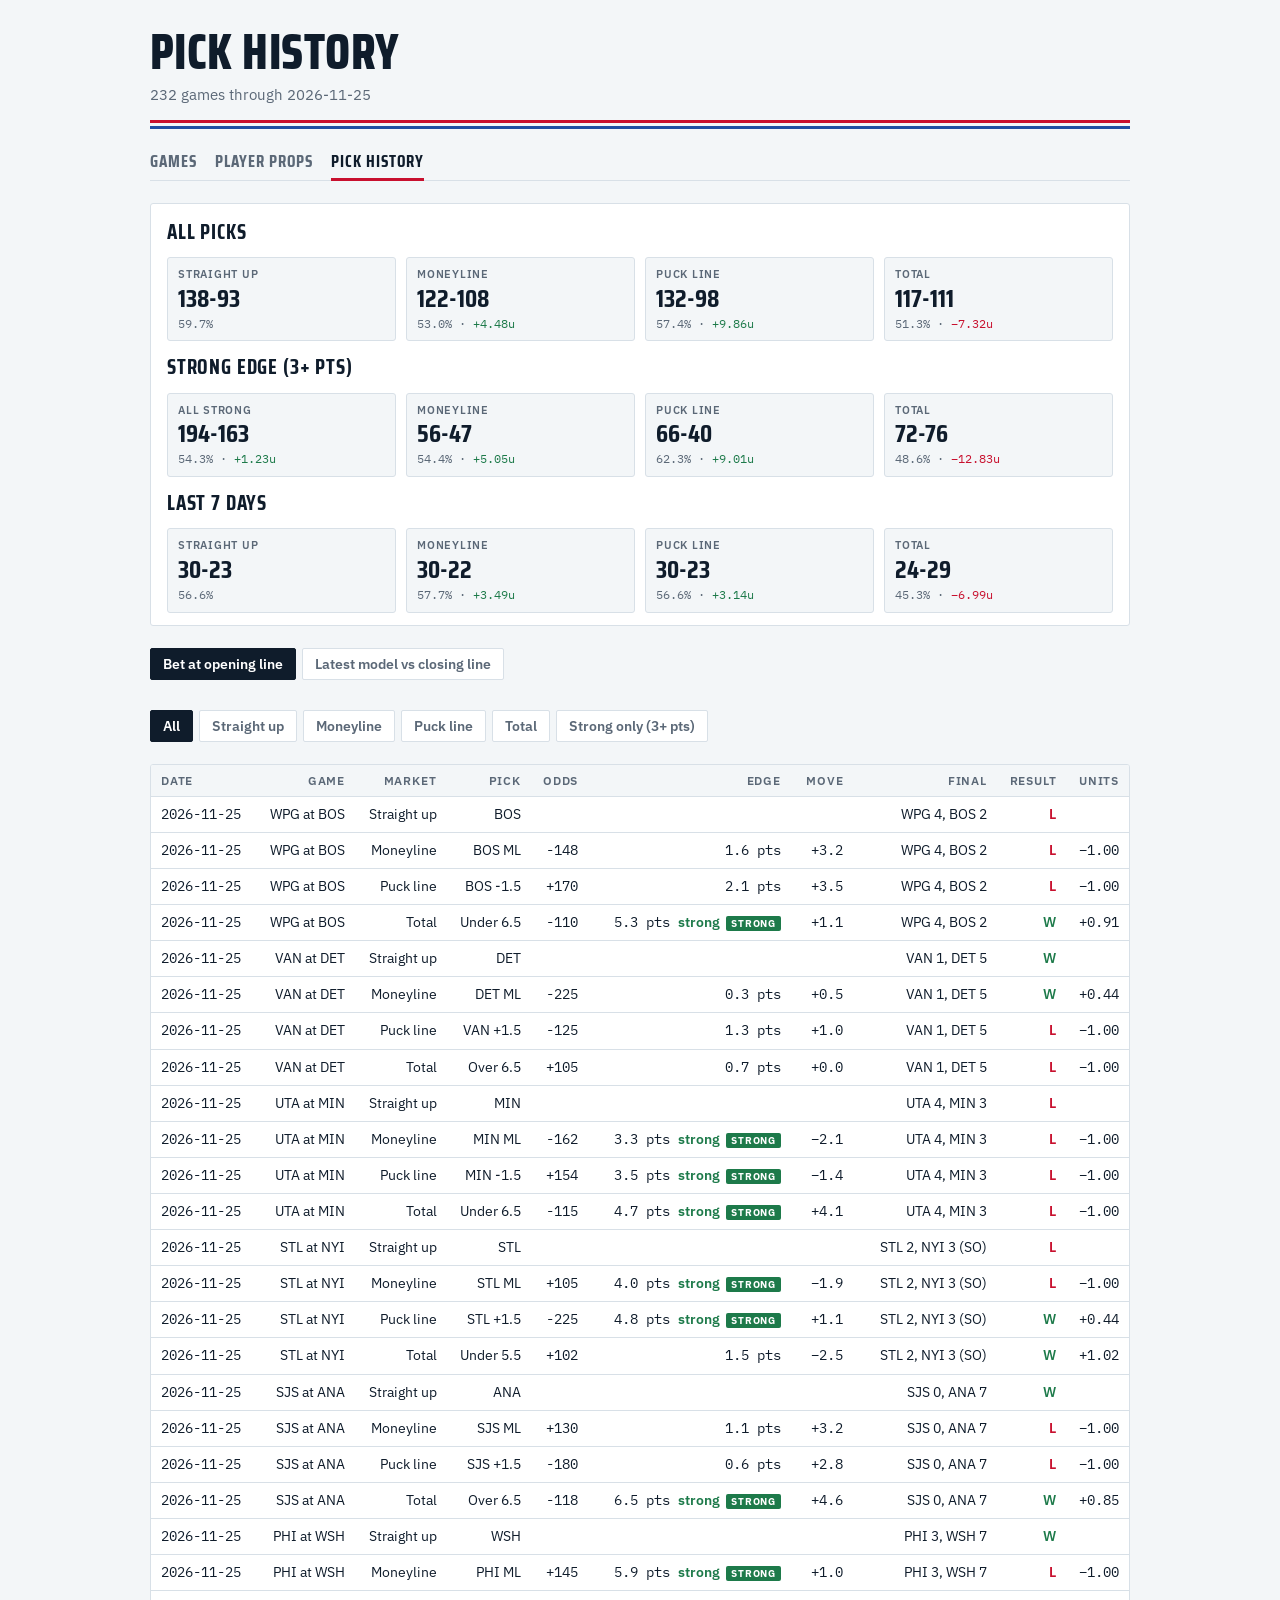
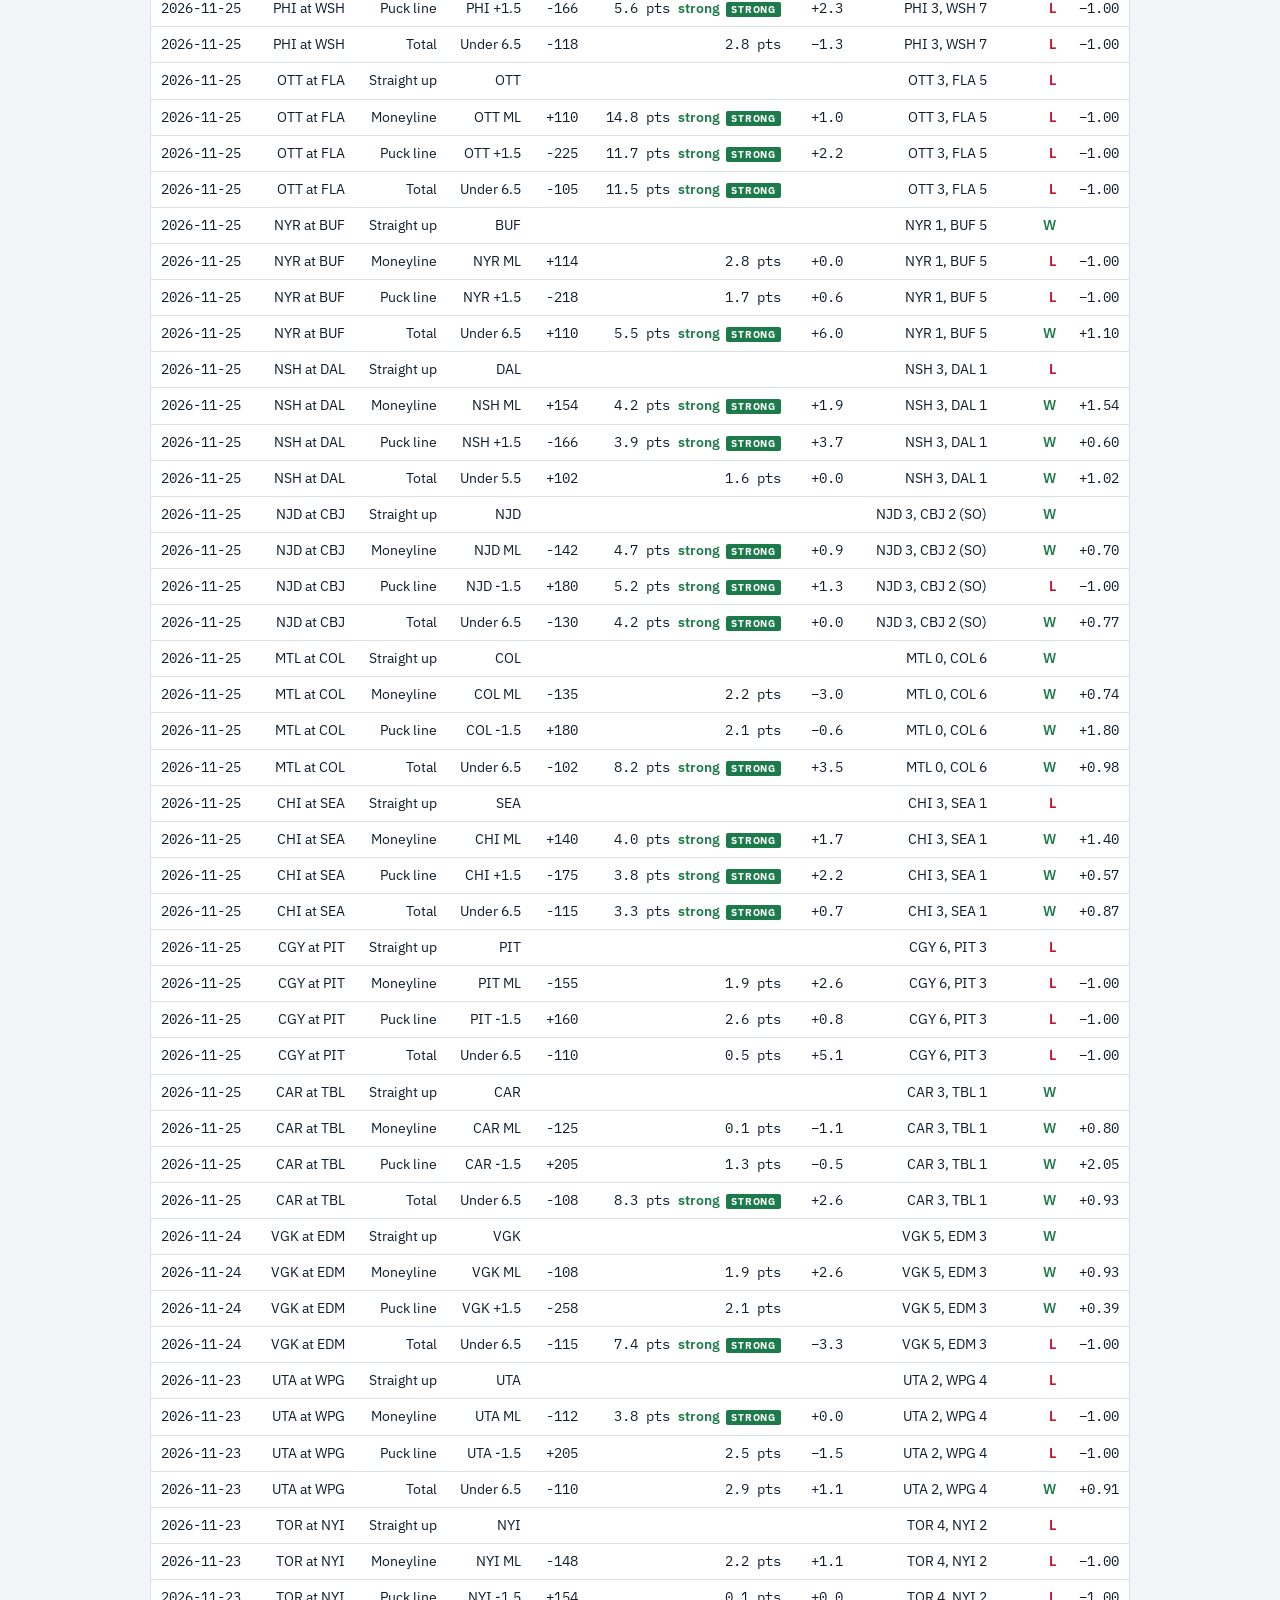
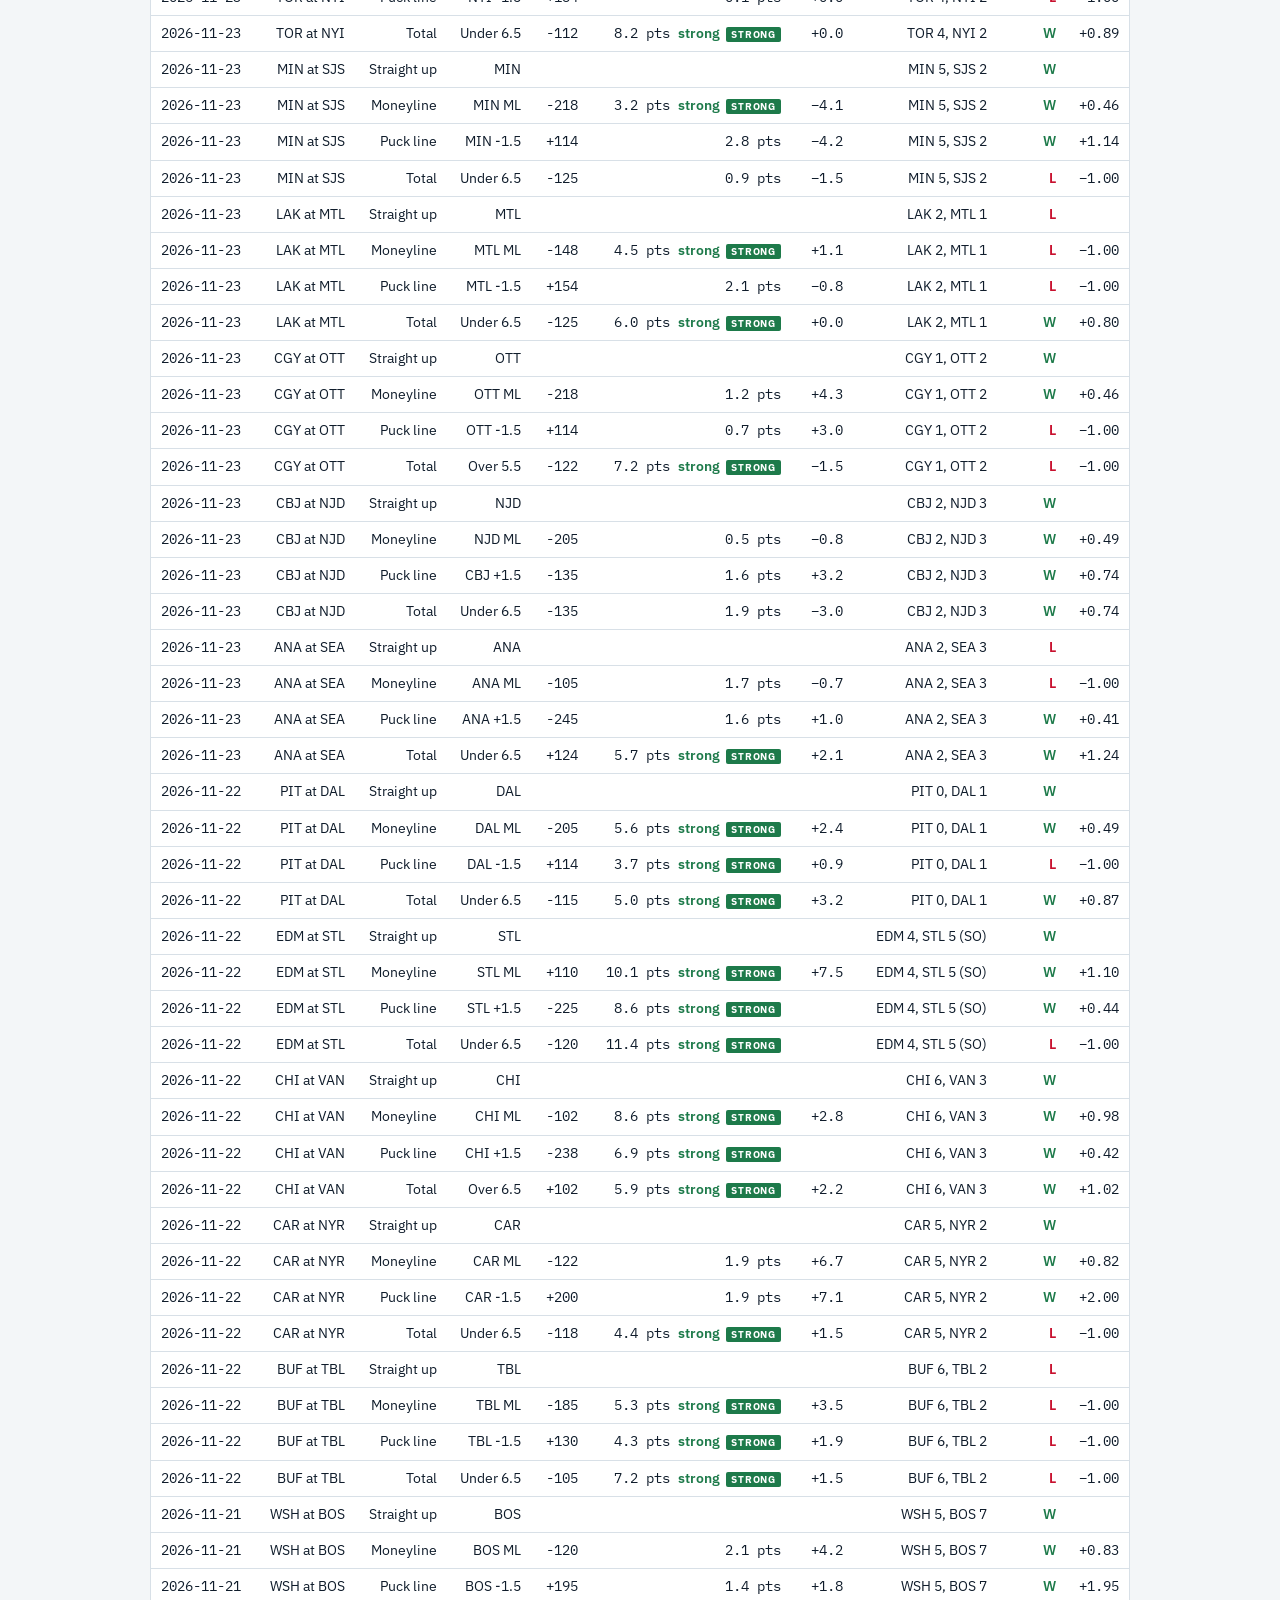
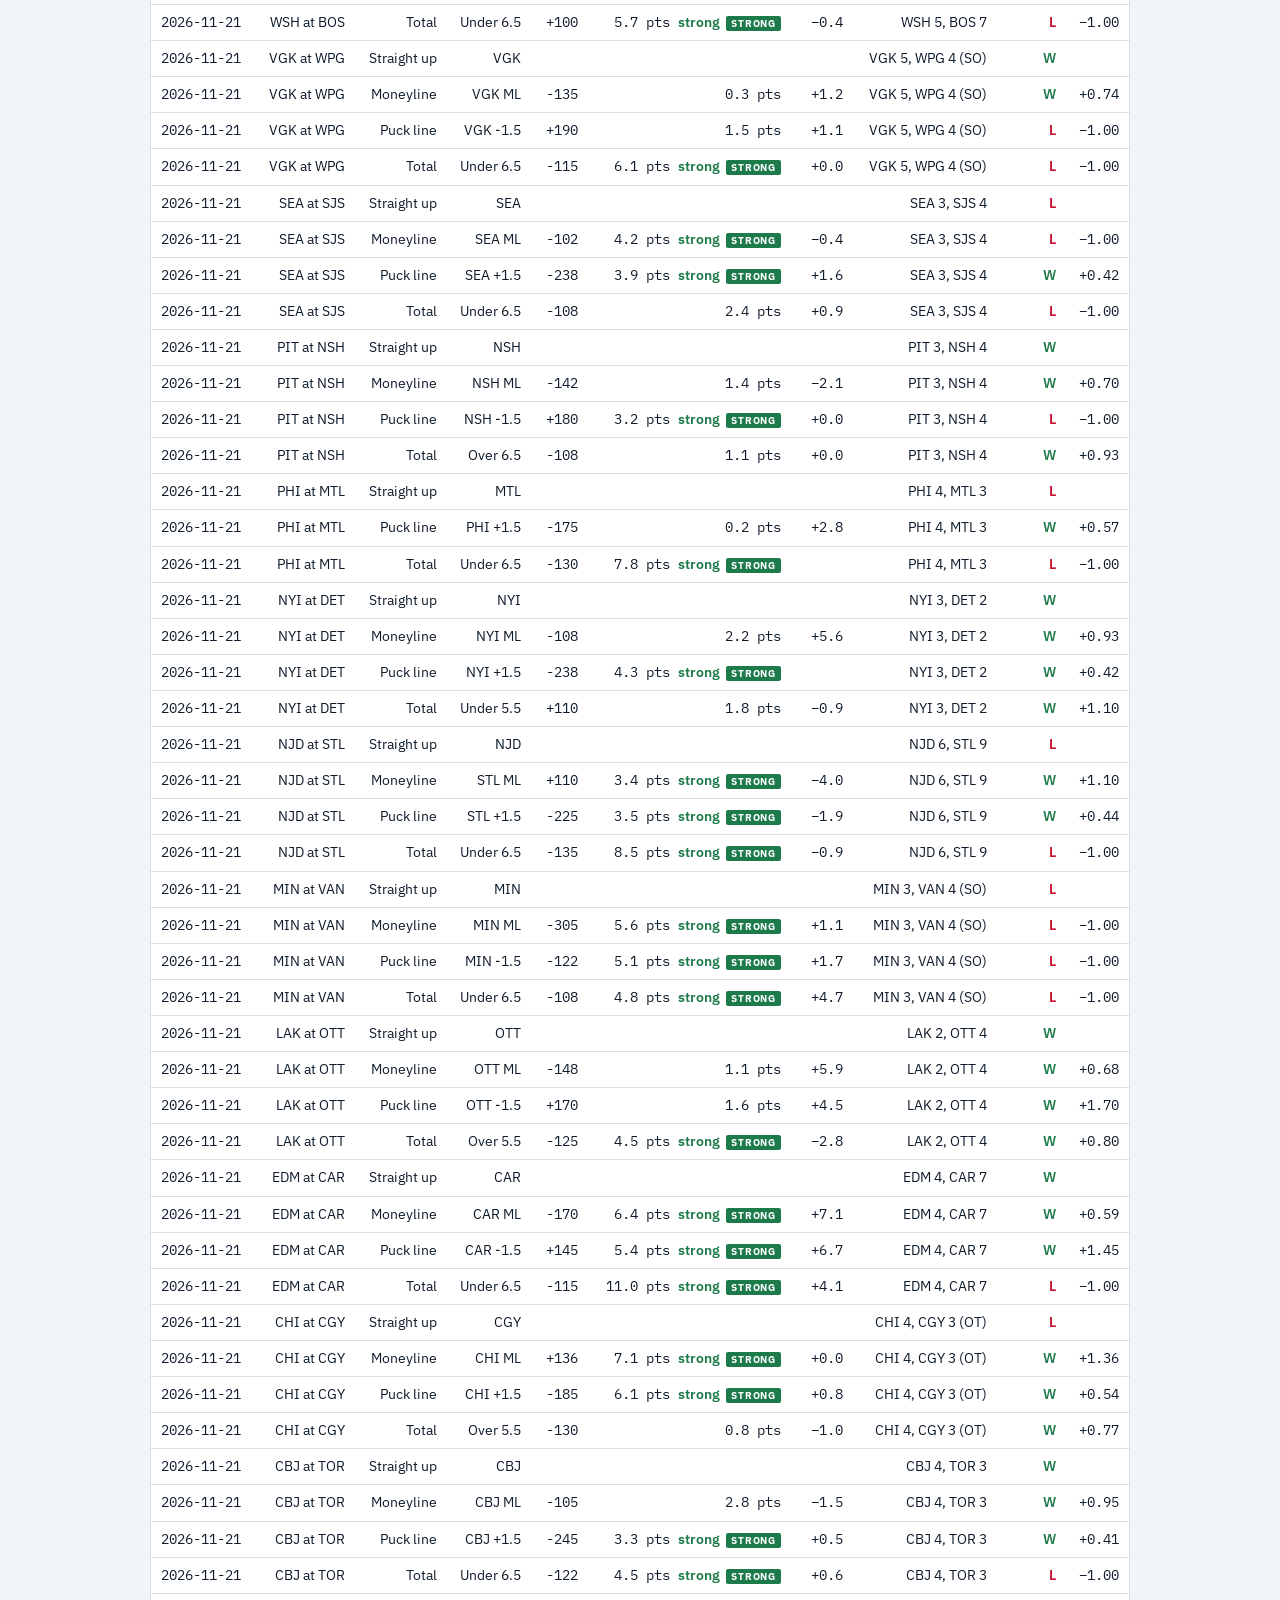
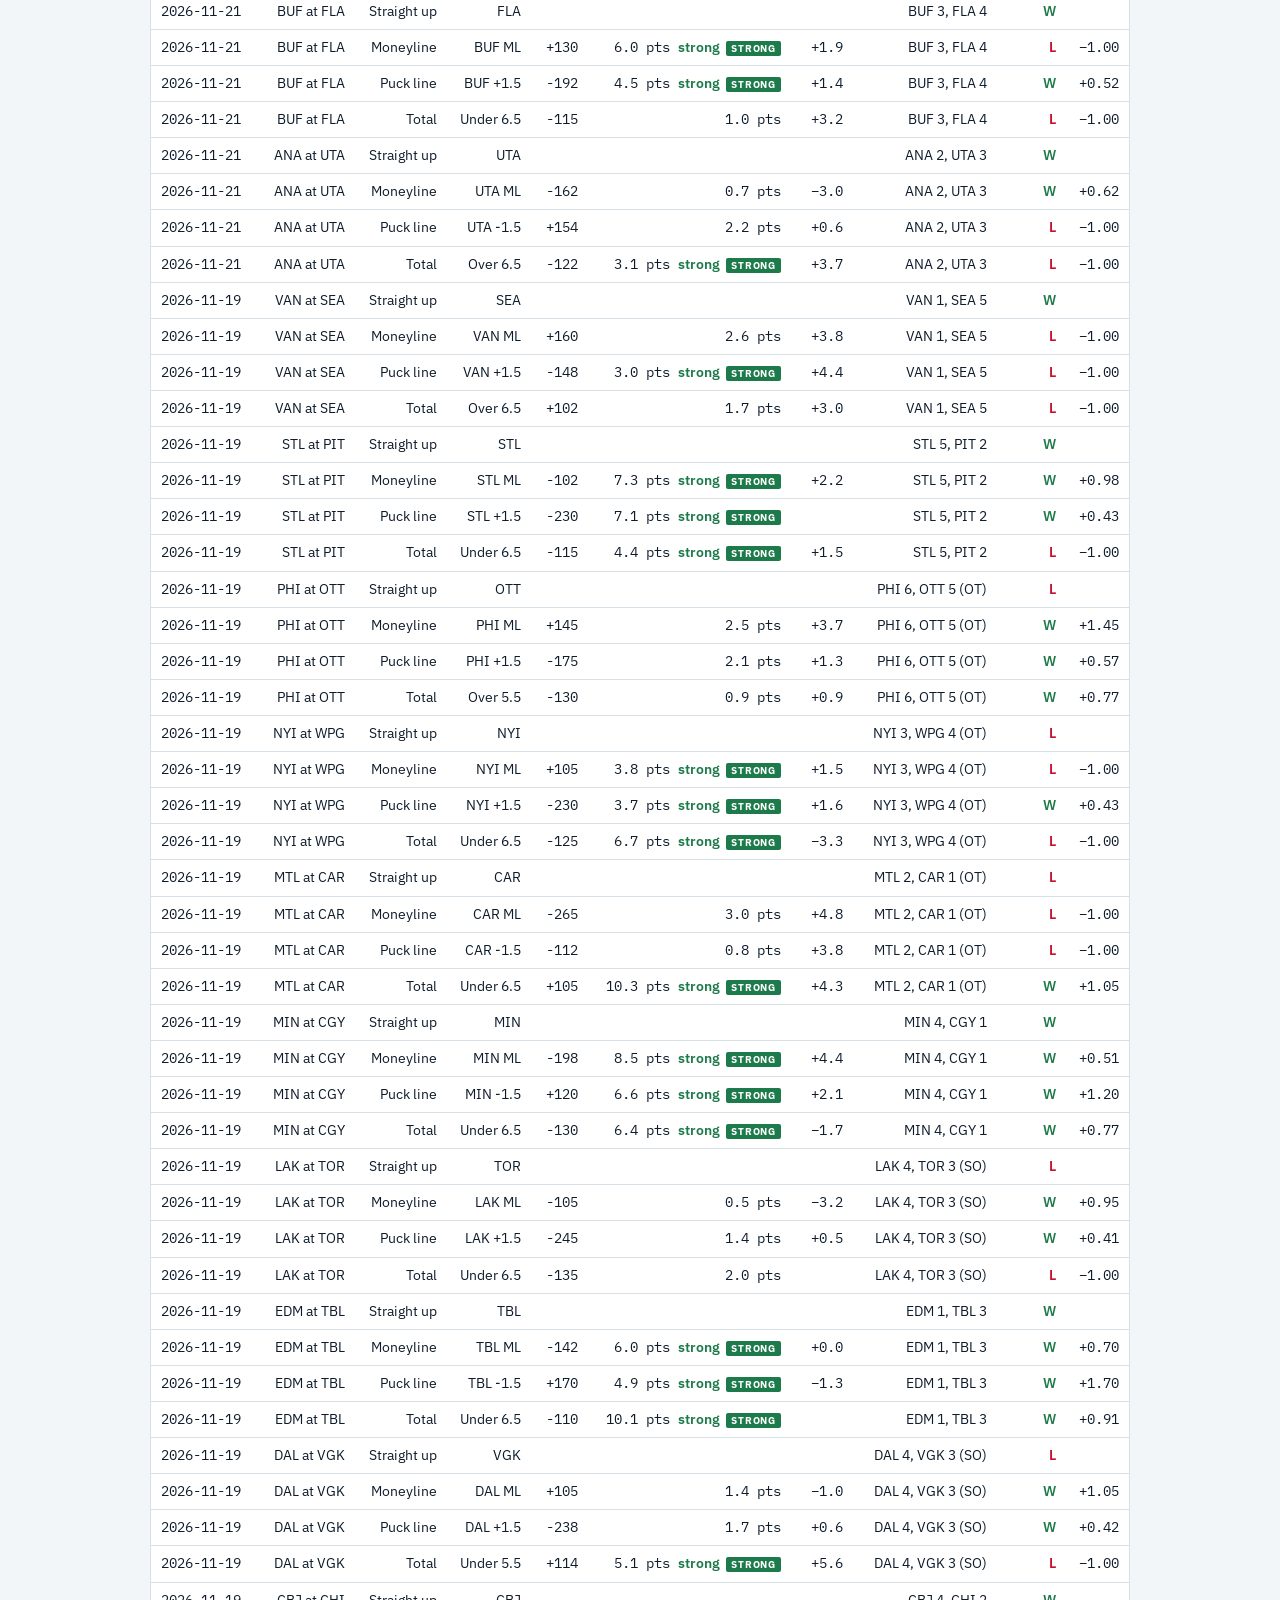
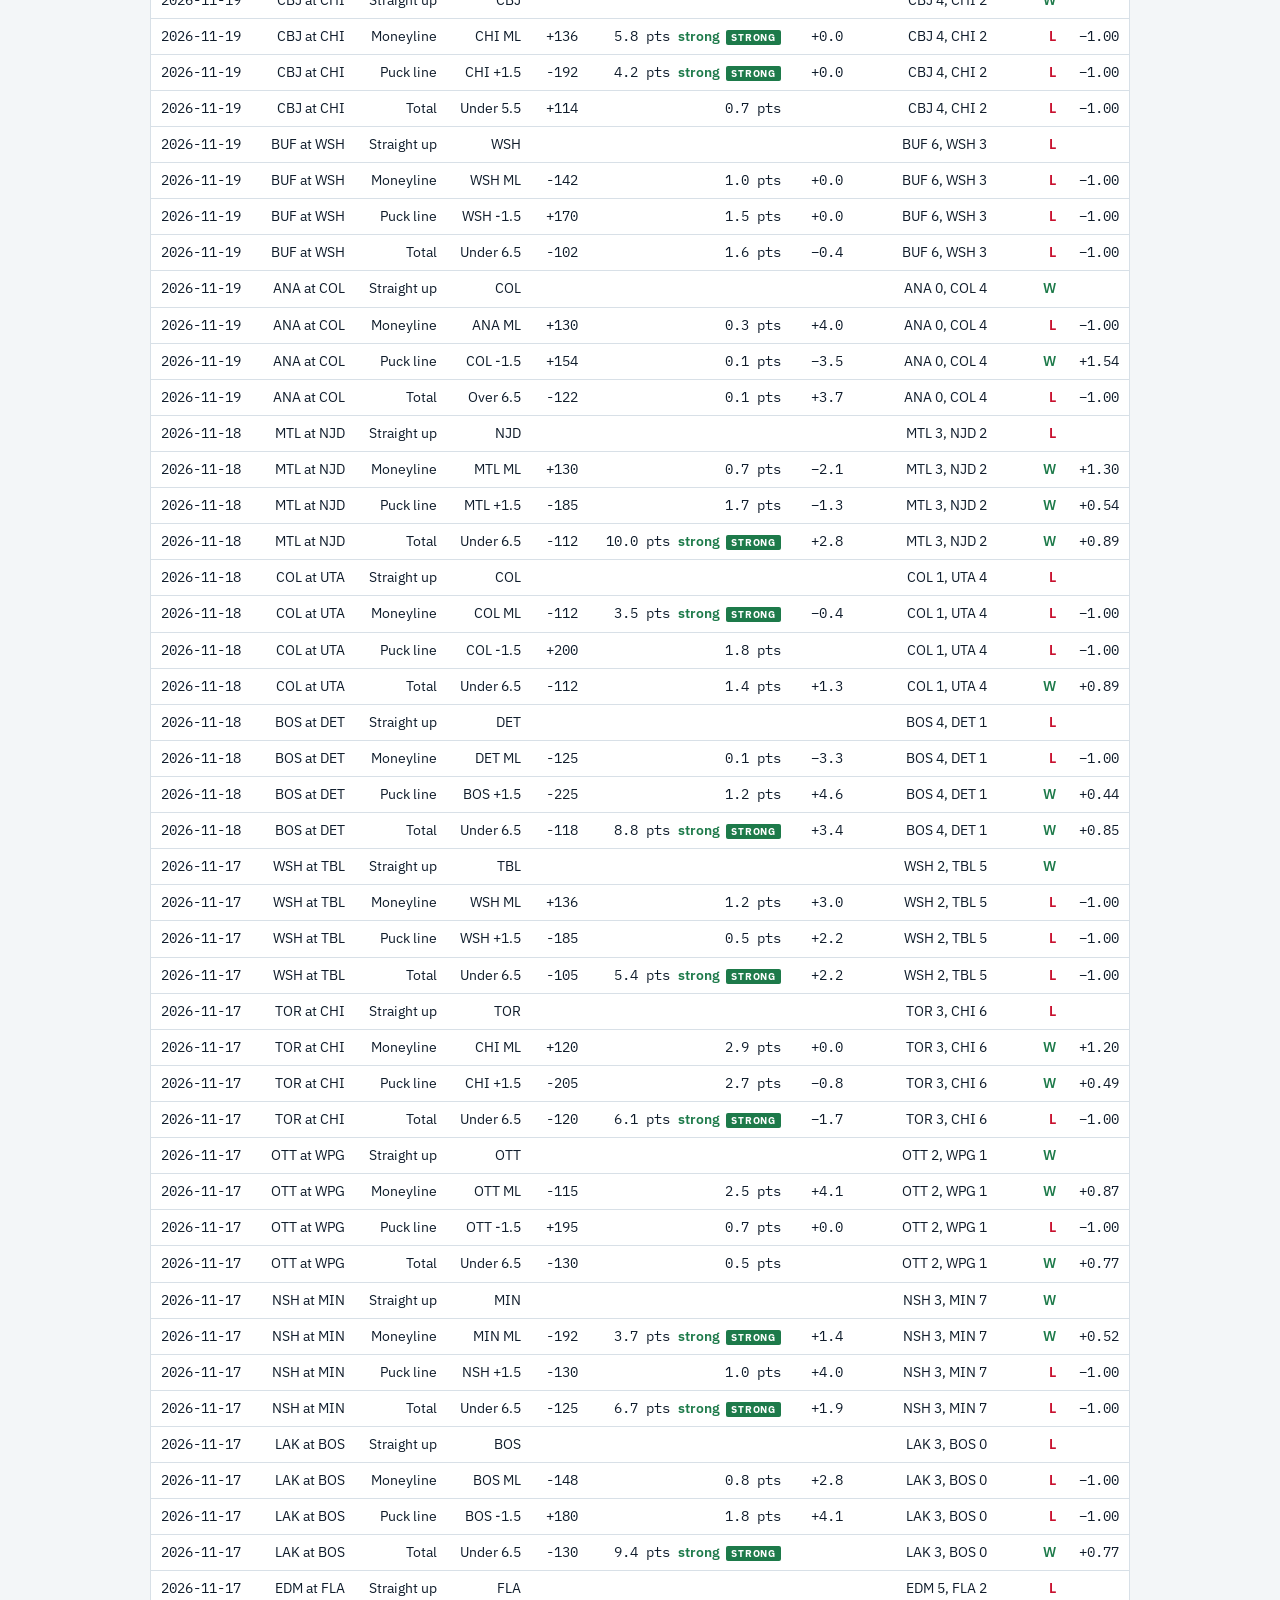
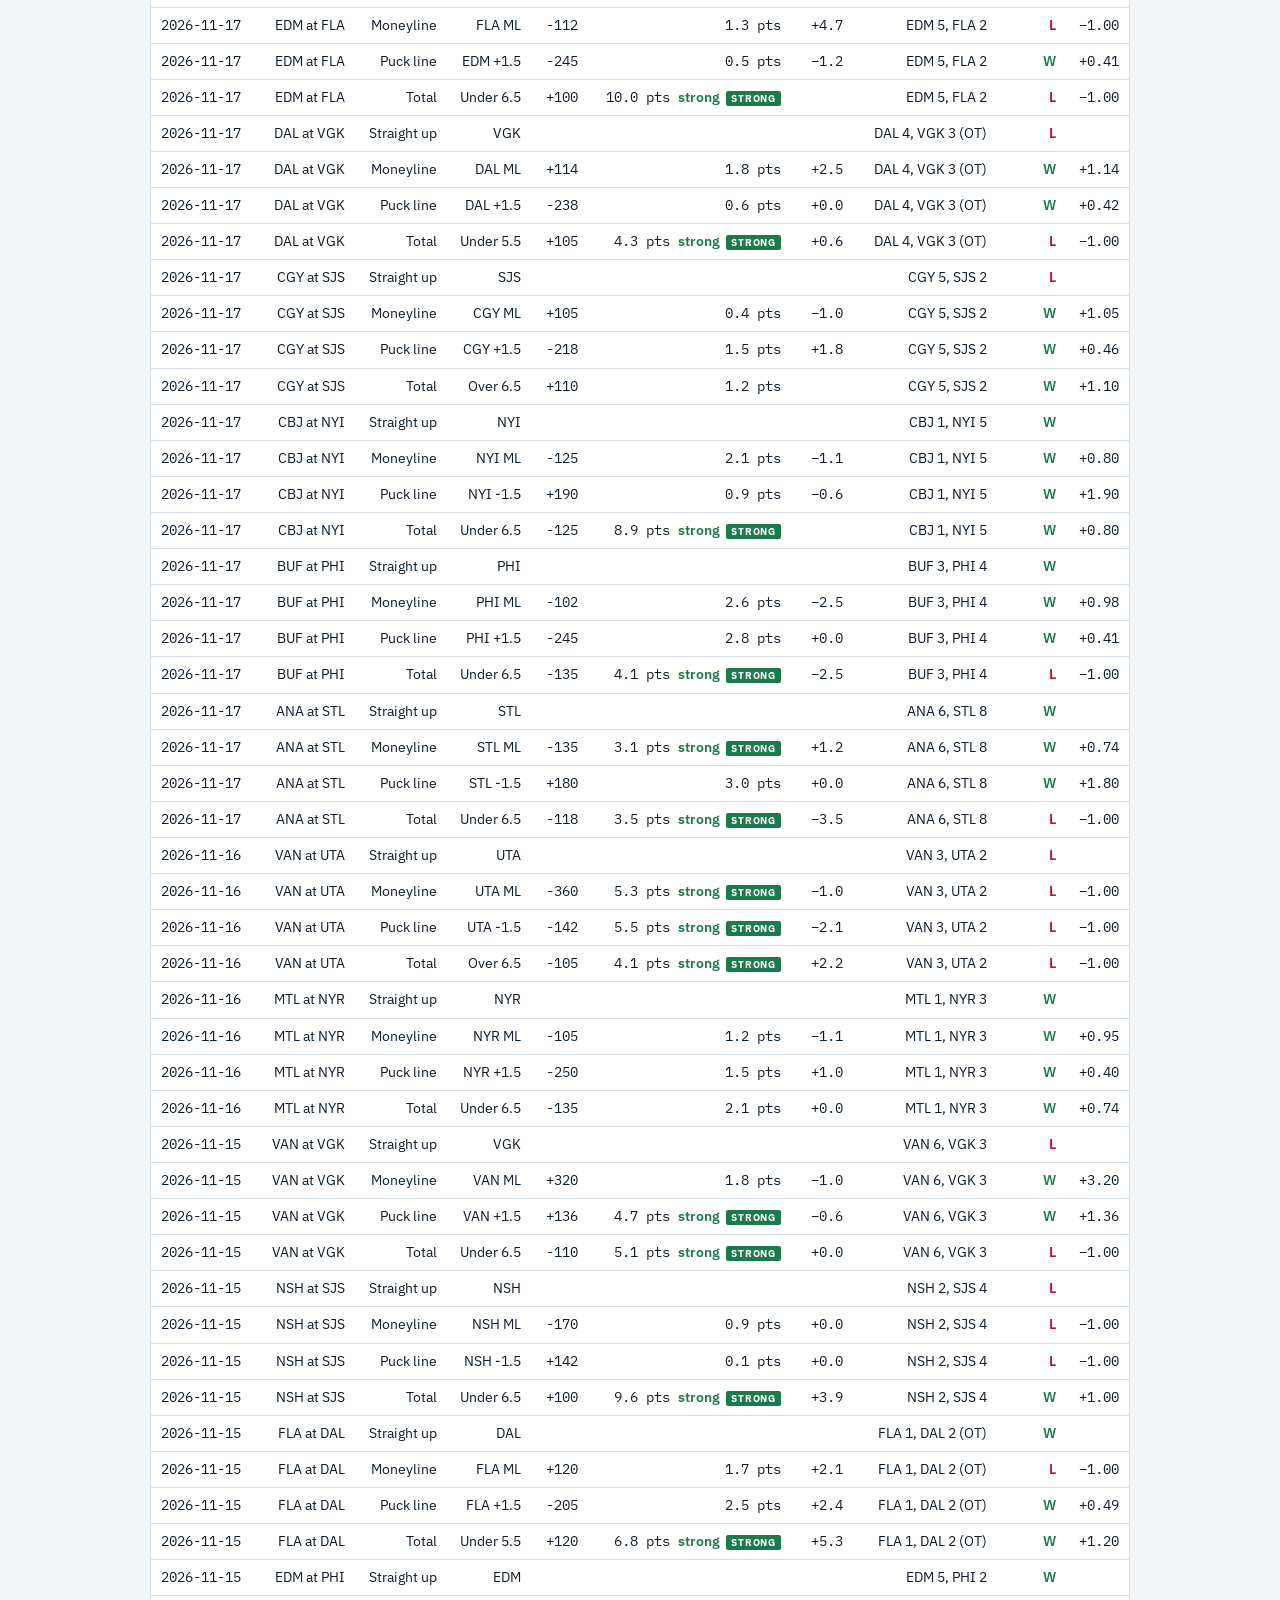
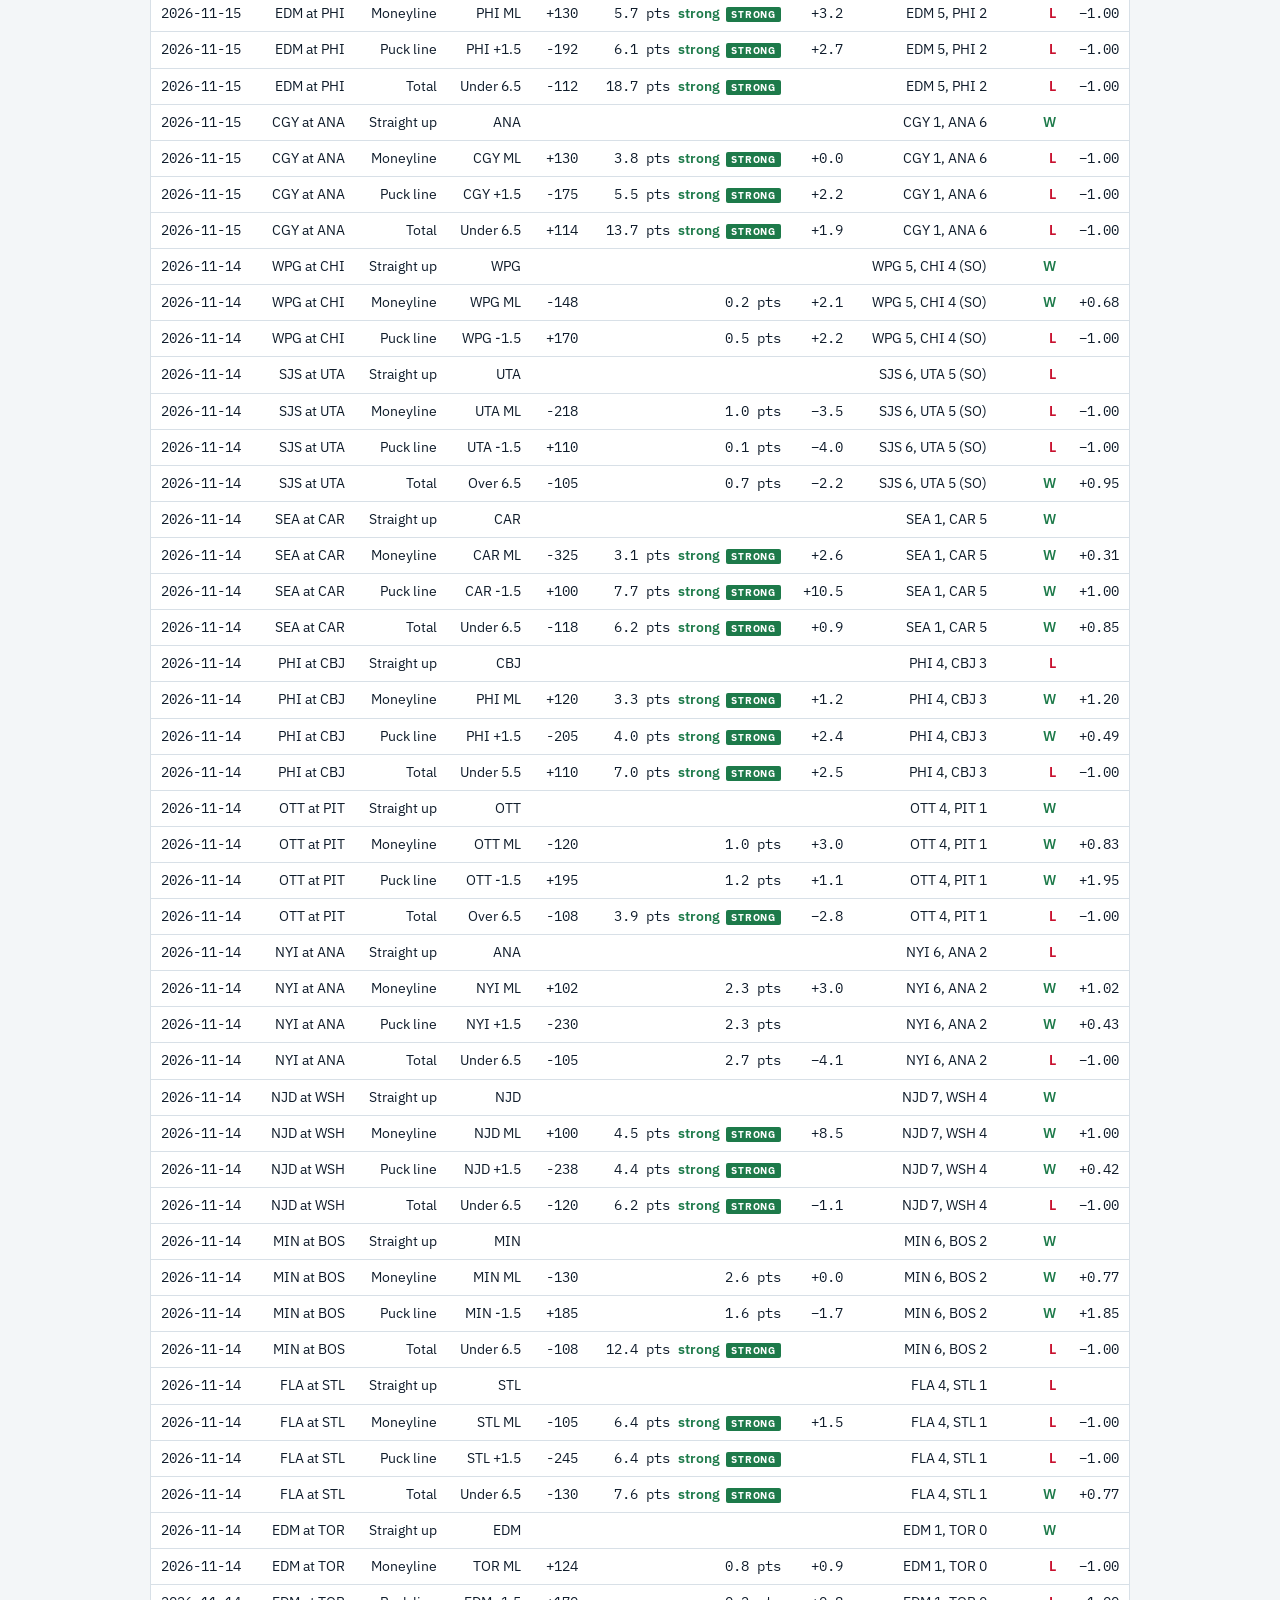
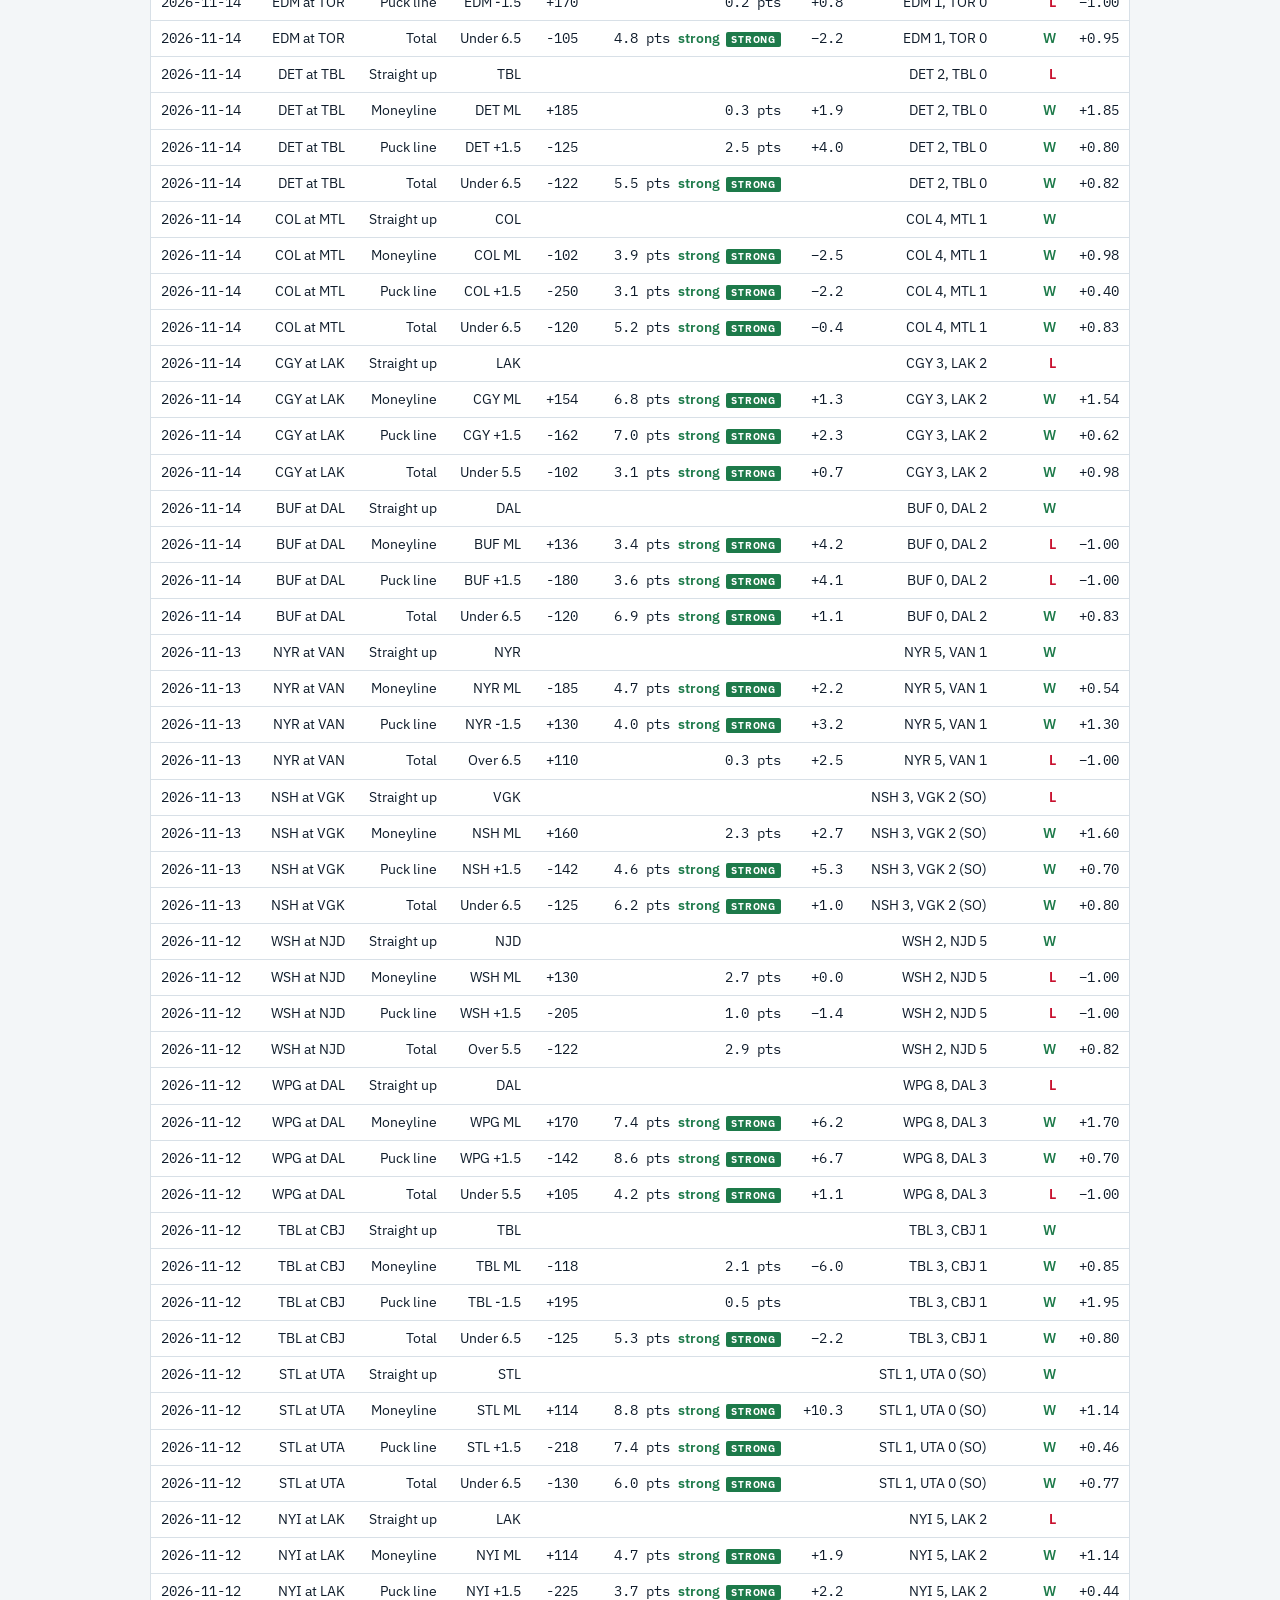
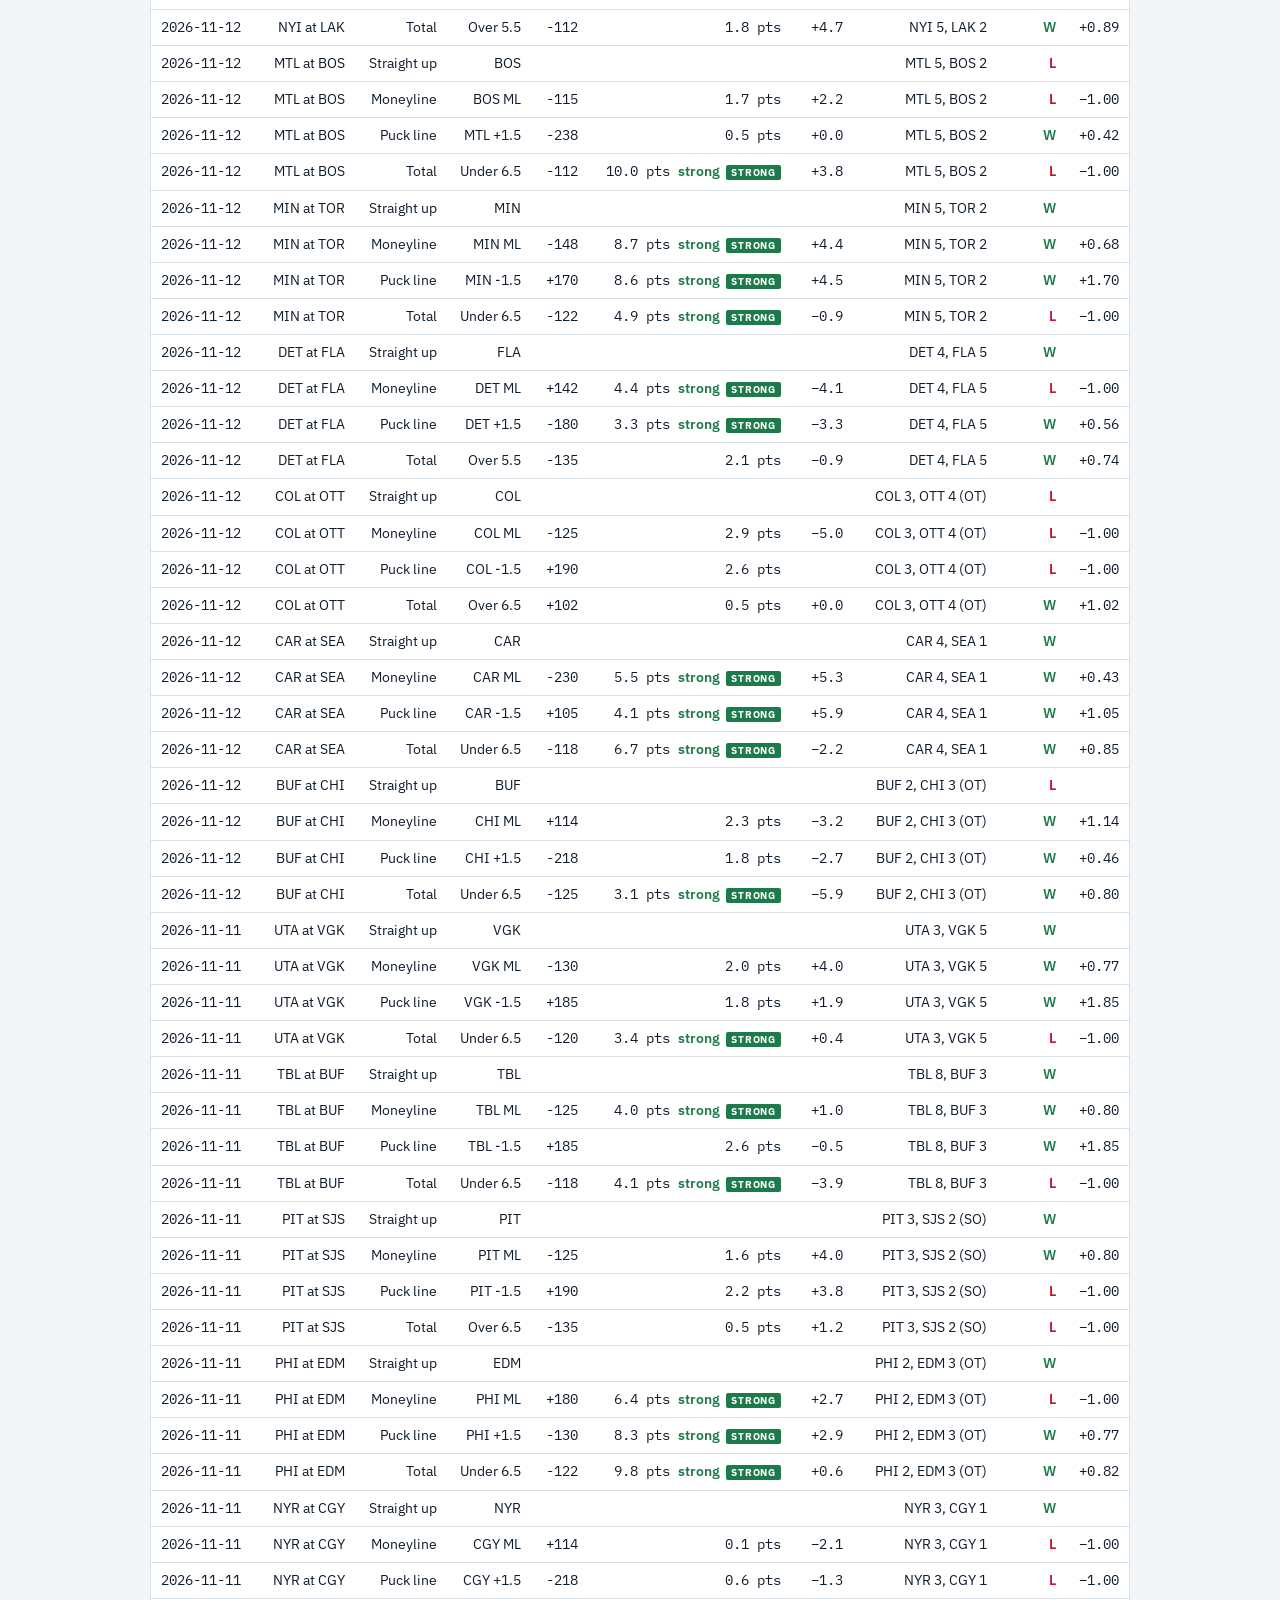
<file: site/history.html>
<!doctype html><html lang="en"><head><meta charset="utf-8"><meta name="viewport" content="width=device-width,initial-scale=1,viewport-fit=cover"><meta name="description" content="Personal NHL projection model with live scores"><style>:root{padding-top:env(safe-area-inset-top,0px);padding-bottom:env(safe-area-inset-bottom,0px)}body{margin:0;font-size:14px}img{max-width:100%}[hidden]{display:none!important}</style><title>Ice Ledger Pick History</title>
<link rel="preconnect" href="https://fonts.googleapis.com">
<link rel="stylesheet" href="https://fonts.googleapis.com/css2?family=Saira+Condensed:wght@500;700;800&family=IBM+Plex+Sans:wght@400;500;600&family=IBM+Plex+Mono:wght@400;500&display=swap">
<style>
/* Layout: rink-sheet board. One column of game rows, each split away | probability bar | home, tabs for ratings and backtest. */
:root{
  --ice:#f3f6f8; --sheet:#ffffff; --ink:#0f1c2b; --muted:#5b6877; --line:#d8e0e7;
  --red:#c8102e; --blue:#1f4fa3; --redsoft:#f6dde1; --bluesoft:#dde6f5;
  --good:#1d7a4a; --warn:#a86400;
  --display:"Saira Condensed","Arial Narrow",system-ui,sans-serif;
  --body:"IBM Plex Sans",system-ui,-apple-system,"Segoe UI",sans-serif;
  --mono:"IBM Plex Mono",ui-monospace,"SFMono-Regular",Menlo,monospace;
}
@media (prefers-color-scheme: dark){:root:not([data-theme="light"]){
  --ice:#0b131c; --sheet:#111c28; --ink:#e6edf3; --muted:#93a3b3; --line:#243444;
  --red:#ff5468; --blue:#6f9bff; --redsoft:#3a1b22; --bluesoft:#18284a; --good:#4cc38a; --warn:#e2a54a; color-scheme:dark}}
:root[data-theme="dark"]{
  --ice:#0b131c; --sheet:#111c28; --ink:#e6edf3; --muted:#93a3b3; --line:#243444;
  --red:#ff5468; --blue:#6f9bff; --redsoft:#3a1b22; --bluesoft:#18284a; --good:#4cc38a; --warn:#e2a54a; color-scheme:dark}
body{background:var(--ice);color:var(--ink);font-family:var(--body);font-size:15px;line-height:1.5}
.wrap{max-width:980px;margin:0 auto;padding-left:max(16px,env(safe-area-inset-left,0px));padding-right:max(16px,env(safe-area-inset-right,0px));padding-block:28px 48px;display:grid;gap:22px}
header{display:grid;gap:6px;border-bottom:3px solid var(--red);padding-bottom:14px;position:relative}
header::after{content:"";position:absolute;left:0;right:0;bottom:-9px;height:3px;background:var(--blue)}
h1{font-family:var(--display);font-weight:800;font-size:clamp(2rem,6vw,3.1rem);line-height:1;letter-spacing:.01em;margin:0;text-wrap:balance;text-transform:uppercase}
.sub{color:var(--muted);font-size:.92rem;display:flex;flex-wrap:wrap;gap:4px 16px}
.sub b{color:var(--ink);font-weight:600}
nav{display:flex;gap:6px;flex-wrap:wrap}
nav button{font-family:var(--display);font-weight:700;font-size:1.05rem;letter-spacing:.06em;text-transform:uppercase;border:1px solid var(--line);background:var(--sheet);color:var(--muted);padding:6px 16px;border-radius:2px;cursor:pointer}
nav button[aria-selected="true"]{background:var(--ink);color:var(--sheet);border-color:var(--ink)}
nav button:focus-visible,summary:focus-visible{outline:2px solid var(--blue);outline-offset:2px}
.note{font-size:.88rem;color:var(--muted);max-width:70ch}
.games{display:grid;gap:12px}
.game{background:var(--sheet);border:1px solid var(--line);border-radius:3px;padding:14px 16px;display:grid;gap:12px}
.top{display:flex;justify-content:space-between;gap:8px;flex-wrap:wrap;font-size:.82rem;color:var(--muted);font-family:var(--mono)}
.match{display:grid;grid-template-columns:1fr minmax(120px,1.4fr) 1fr;align-items:center;gap:14px}
.team{display:grid;gap:2px;min-width:0}
.team.home{text-align:right}
.abbr{font-family:var(--display);font-weight:800;font-size:2rem;line-height:1}
.nm{font-size:.82rem;color:var(--muted)}
.side{justify-self:start;font-size:.66rem;font-weight:700;letter-spacing:.12em;text-transform:uppercase;padding:1px 7px;border-radius:2px;background:var(--bluesoft);color:var(--blue)}
.side.home{justify-self:end;background:var(--redsoft);color:var(--red)}
.mtitle{font-family:var(--body);font-weight:600;color:var(--ink);font-size:.9rem}
.top{align-items:baseline}
.goalie{font-size:.82rem}
.goalie .proj{color:var(--warn);font-size:.72rem;letter-spacing:.06em;text-transform:uppercase;font-weight:600}
.pill{display:inline-block;font-size:.68rem;font-weight:600;letter-spacing:.06em;text-transform:uppercase;padding:1px 6px;border-radius:2px;background:var(--redsoft);color:var(--red);margin-left:4px}
.mid{display:grid;gap:6px;text-align:center}
.score{font-family:var(--mono);font-size:1.25rem;font-weight:500;font-variant-numeric:tabular-nums}
.bar{display:flex;height:10px;border-radius:2px;overflow:hidden;background:var(--line)}
.bar .a{background:var(--blue)} .bar .h{background:var(--red)}
.pcts{display:flex;justify-content:space-between;font-family:var(--mono);font-size:.85rem;font-variant-numeric:tabular-nums}
.pcts .fa{color:var(--blue)} .pcts .fh{color:var(--red)}
.mkts{display:grid;grid-template-columns:repeat(3,minmax(0,1fr));gap:8px;border-top:1px dashed var(--line);padding-top:10px}
.mk{display:grid;gap:2px;min-width:0}
.mk h4{margin:0;font-size:.7rem;letter-spacing:.08em;text-transform:uppercase;color:var(--muted);font-weight:600}
.mk div{font-family:var(--mono);font-size:.84rem;font-variant-numeric:tabular-nums}
.inj{border-top:1px dashed var(--line);padding-top:8px;font-size:.84rem;display:grid;gap:2px}
.inj .dl{font-size:.7rem;color:var(--muted);text-transform:uppercase;letter-spacing:.06em}
.inj .rk{font-family:var(--mono);color:var(--muted)}
.sum{border-top:1px dashed var(--line);padding-top:10px;display:grid;gap:6px}
.sum p{margin:0;max-width:75ch;font-size:.92rem}
.src{font-size:.78rem;color:var(--muted);display:flex;flex-wrap:wrap;gap:4px 12px}
.src a{color:var(--blue)}
.nm a.tl{color:inherit;text-decoration:underline;text-decoration-color:var(--line);text-underline-offset:2px}
.nm a.tl:hover{color:var(--blue)}
a:focus-visible{outline:2px solid var(--blue);outline-offset:2px}
.goalie .conf{color:var(--good);font-size:.72rem;letter-spacing:.06em;text-transform:uppercase;font-weight:600}
.sh{font-family:var(--mono);font-size:.74rem;letter-spacing:.1em;text-transform:uppercase;color:var(--muted)}
.idtabs{display:inline-flex;border:1px solid var(--line);border-radius:3px;padding:3px;gap:3px;background:var(--ice)}
.idtabs button{font:600 .85rem var(--body);border:0;background:none;color:var(--muted);padding:6px 14px;border-radius:2px;cursor:pointer}
.idtabs button[aria-selected="true"]{background:var(--ink);color:var(--sheet)}
.idtabs button:focus-visible{outline:2px solid var(--blue);outline-offset:1px}
.idgrid{display:grid;grid-template-columns:minmax(0,1.05fr) minmax(0,1fr);gap:18px;margin-top:10px}
.rwrap{display:grid;gap:4px;justify-items:center;min-width:0}
.leg{display:flex;gap:16px;font-size:.85rem;font-weight:600}.leg .la{color:var(--blue)}.leg .lh{color:var(--red)}
svg.radar{width:100%;max-width:460px;height:auto;overflow:visible}
.radar .rg{fill:none;stroke:var(--line)}
.radar .ra{stroke:var(--line)} .radar .ra.on{stroke:var(--muted);stroke-width:1.5}
.radar .rt{font:10px var(--mono);fill:var(--muted)}
.radar .rl{font:12.5px var(--body);fill:var(--muted);cursor:pointer} .radar .rl.on{fill:var(--ink);font-weight:700}
.radar .rp{stroke-width:2;stroke-linejoin:round}
.radar .rp.a{fill:var(--blue);fill-opacity:.14;stroke:var(--blue)}
.radar .rp.h{fill:var(--red);fill-opacity:.12;stroke:var(--red);stroke-dasharray:5 4}
.radar .rm.a{fill:var(--sheet);stroke:var(--blue);stroke-width:1.8} .radar .rm.h{fill:var(--sheet);stroke:var(--red);stroke-width:1.8}
.ccol{display:grid;gap:12px;align-content:start;min-width:0}
table.ct{width:100%;border-collapse:collapse;font-size:.9rem}
.ct th{font-size:.7rem;letter-spacing:.06em;text-transform:uppercase;color:var(--muted);font-weight:600;text-align:right;padding:6px 8px;border-bottom:1px solid var(--line);background:none}
.ct th:first-child{text-align:left}.ct th.a{color:var(--blue)}.ct th.h{color:var(--red)}
.ct td{padding:8px;border-bottom:1px solid var(--line);text-align:right;font-family:var(--mono);font-variant-numeric:tabular-nums}
.ct td:first-child{text-align:left;font-family:var(--body)}
.ct td.a{color:var(--blue)}.ct td.h{color:var(--red)}.ct td.b{font-weight:700}
.ct tr[data-cat]{cursor:pointer}.ct tr[data-cat]:hover td{background:var(--ice)}
.ct tr.sel td{background:var(--bluesoft)}.ct tr.sel td:first-child{box-shadow:inset 3px 0 0 var(--ink)}
.ct tr:focus-visible{outline:2px solid var(--blue);outline-offset:-2px}
.sty{font-size:.68rem;color:var(--muted);letter-spacing:.04em}
.cdet h4{margin:0;font-family:var(--display);font-size:1.15rem;letter-spacing:.03em;text-transform:uppercase}
.cdet p{margin:2px 0 8px;font-size:.85rem;color:var(--muted)}
.dd{display:grid;grid-template-columns:1fr 1fr;gap:12px;font-size:.85rem}
.dd b{display:block;margin-bottom:2px}.dd .a b{color:var(--blue)}.dd .h b{color:var(--red)}
.dd .dl{display:block;font-size:.7rem;color:var(--muted);text-transform:uppercase;letter-spacing:.06em;margin-top:4px}
.dd div div{font-family:var(--mono)}
details.all summary{cursor:pointer;font-size:.85rem;color:var(--blue)}
@media (max-width:720px){.idgrid{grid-template-columns:1fr}}
details.mx{padding-top:2px}
details.mx summary,details.all summary{cursor:pointer;list-style:none;display:flex;align-items:center;gap:6px 12px;flex-wrap:wrap;padding:10px 14px;border:1px solid var(--line);border-radius:3px;background:var(--ice);transition:background .15s}
details.mx summary:hover,details.all summary:hover{background:var(--bluesoft);border-color:var(--blue)}
details.mx summary::-webkit-details-marker,details.all summary::-webkit-details-marker{display:none}
details.mx summary:focus-visible,details.all summary:focus-visible{outline:2px solid var(--blue);outline-offset:2px}
.xt{font-family:var(--display);font-weight:700;font-size:1.05rem;letter-spacing:.05em;text-transform:uppercase;color:var(--ink)}
details.all .xt{font-family:var(--body);font-size:.85rem;letter-spacing:0;text-transform:none;font-weight:600}
.xh{font-size:.8rem;color:var(--muted);flex:1 1 auto}
.chev{margin-left:auto;font:600 .78rem var(--body);color:var(--blue);white-space:nowrap}
.chev::after{content:"Open \25BE"}
details[open]>summary .chev::after{content:"Close \25B4"}
@media (prefers-reduced-motion:reduce){details.mx summary,details.all summary{transition:none}}
.mxbody{display:grid;gap:14px;margin-top:10px}
.edges{display:grid;gap:6px}
.edge{display:grid;grid-template-columns:minmax(0,1.3fr) minmax(0,2fr) 4.5em;align-items:center;gap:10px;font-size:.85rem}
.etrack{position:relative;height:12px;background:var(--ice);border:1px solid var(--line);border-radius:2px}
.etrack::after{content:"";position:absolute;left:50%;top:-3px;bottom:-3px;width:1px;background:var(--muted)}
.efill{position:absolute;top:0;bottom:0}
.efill.a{background:var(--blue);right:50%} .efill.h{background:var(--red);left:50%}
.etag{font-family:var(--mono);font-size:.78rem;text-align:right;font-variant-numeric:tabular-nums}
.mt{width:100%;border-collapse:collapse;font-size:.85rem}
.mt th,.mt td{padding:5px 8px;border-bottom:1px solid var(--line);white-space:nowrap;font-variant-numeric:tabular-nums}
.mt th{font-size:.7rem}
.mt td.lab{text-align:left;white-space:normal;color:var(--ink)}
.mt td.v{font-family:var(--mono);text-align:right}
.mt td.v.h{text-align:left}
.mt td.better{font-weight:600}
.mt td.better.a{color:var(--blue)} .mt td.better.h{color:var(--red)}
.mt .rk{color:var(--muted);font-size:.74rem;margin:0 4px}
.mt tr.grp td{background:var(--ice);font-size:.7rem;letter-spacing:.08em;text-transform:uppercase;color:var(--muted);font-weight:600;text-align:left}
.mxnote{font-size:.78rem;color:var(--muted);max-width:75ch;margin:0}
@media (max-width:560px){.edge{grid-template-columns:1fr 4.5em}.edge .etrack{grid-column:1/-1;order:3}}
.tbl{overflow-x:auto;background:var(--sheet);border:1px solid var(--line);border-radius:3px}
table{border-collapse:collapse;width:100%;font-size:.88rem}
th,td{padding:7px 10px;border-bottom:1px solid var(--line);text-align:right;white-space:nowrap;font-variant-numeric:tabular-nums}
th{font-size:.72rem;letter-spacing:.07em;text-transform:uppercase;color:var(--muted);font-weight:600;background:var(--ice)}
th:first-child,td:first-child{text-align:left}
td.mono{font-family:var(--mono)}
tr.best td{font-weight:600}
.pos{color:var(--good)} .neg{color:var(--red)}
h2{font-family:var(--display);font-weight:700;font-size:1.5rem;letter-spacing:.03em;text-transform:uppercase;margin:0}
section{display:grid;gap:12px}
.cards{display:grid;grid-template-columns:repeat(auto-fit,minmax(200px,1fr));gap:10px}
.kpi{background:var(--sheet);border:1px solid var(--line);border-radius:3px;padding:12px 14px;display:grid;gap:2px}
.kpi .v{font-family:var(--display);font-weight:700;font-size:1.8rem;line-height:1.05}
.kpi .l{font-size:.78rem;color:var(--muted)}
footer{font-size:.8rem;color:var(--muted);border-top:1px solid var(--line);padding-top:12px;display:grid;gap:4px}
footer a{color:var(--blue)}
@media (max-width:560px){
  .match{grid-template-columns:1fr 1fr}
  .mid{grid-column:1/-1;order:3}
  .mkts{grid-template-columns:1fr}
  .abbr{font-size:1.7rem}
}
</style>
<link rel="stylesheet" href="live.css?v=cc0dc293"></head><body>
<div class="wrap">
  <header>
    <h1>Pick history</h1>
    <div class="sub"><span id="hmeta"></span></div>
  </header>
  <nav class="pnav" aria-label="Pages"><a href="./">Games</a><a href="props.html">Player props</a><a href="history.html" aria-current="page">Pick history</a></nav>
  <section class="rec" id="hsum" hidden></section>
  <div class="hf" role="group" aria-label="Which line" id="hb">
    <button type="button" data-b="open" aria-pressed="true">Bet at opening line</button>
    <button type="button" data-b="close" aria-pressed="false">Latest model vs closing line</button>
  </div>
  <div class="hf" role="group" aria-label="Filter by market" id="hf">
    <button type="button" data-m="all" aria-pressed="true">All</button>
    <button type="button" data-m="su" aria-pressed="false">Straight up</button>
    <button type="button" data-m="ml" aria-pressed="false">Moneyline</button>
    <button type="button" data-m="pl" aria-pressed="false">Puck line</button>
    <button type="button" data-m="tot" aria-pressed="false">Total</button>
    <button type="button" data-m="strong" aria-pressed="false">Strong only (3+ pts)</button>
  </div>
  <div class="tbl"><table class="ht" id="ht"></table></div>
  <p class="note" id="hnote"></p>
</div>
<style>
.hf{display:flex;flex-wrap:wrap;gap:6px}
#hb{margin-bottom:8px}
.hf button{font:600 .85rem var(--body);border:1px solid var(--line);background:var(--sheet);color:var(--muted);padding:6px 12px;border-radius:2px;cursor:pointer}
.hf button[aria-pressed="true"]{background:var(--ink);color:var(--sheet);border-color:var(--ink)}
.hf button:focus-visible{outline:2px solid var(--blue);outline-offset:2px}
.ht td.res-W{color:var(--good);font-weight:600}.ht td.res-L{color:var(--red);font-weight:600}.ht td.res-P{color:var(--muted)}
.ht td.wrapc{white-space:normal}
</style>
<script>
const NAMES={su:'Straight up',ml:'Moneyline',pl:'Puck line',tot:'Total'};
const esc=s=>String(s??'').replace(/[&<>"']/g,c=>({'&':'&amp;','<':'&lt;','>':'&gt;','"':'&quot;',"'":'&#39;'}[c]));
const fmtO=o=>{if(o==null||o==='')return '';const n=parseFloat(String(o).replace('+',''));return isFinite(n)?(n>0?'+'+n:String(n)):'';};
const fmtU=u=>u==null?'':(u>=0?'+':'−')+Math.abs(u).toFixed(2);
let D=null,M='all',ST=false,BA='open';
const NOTES={open:"Primary record. Picks come from the day's first projection (made in the morning, before goalie and lineup news), locked, against DraftKings' opening prices from ESPN's public feed, and are graded at those opening odds. 1 unit per pick; a push returns 0. Edge is the model's probability minus the market's vig-free probability at the open. Strong edge is 3.0 points or more. Move is how far the market moved toward (+) or against (−) the pick from the open to the close, in points: the closing line value of an early bet.",
 close:"For comparison. Picks from the latest pre-game projection against DraftKings' closing line, graded at the closing odds. Move is the market's open-to-close change on that side."};
function draw(){
  document.getElementById('hnote').textContent=NOTES[BA];
  const rows=D.picks.filter(p=>(p.basis||'close')===BA&&(M==='all'||p.market===M)&&(!ST||p.strong));
  document.getElementById('ht').innerHTML='<tr><th>Date</th><th>Game</th><th>Market</th><th>Pick</th><th>Odds</th><th>Edge</th><th>Move</th><th>Final</th><th>Result</th><th>Units</th></tr>'+
    (rows.length?rows.map(p=>`<tr><td class="mono">${esc(p.date)}</td><td>${esc(p.game)}</td><td>${NAMES[p.market]}</td><td>${esc(p.pick)}</td><td class="mono">${fmtO(p.odds)}</td><td class="mono">${p.edge==null?'':(100*p.edge).toFixed(1)+' pts'}${p.strong?' <span class="pk strong">strong</span>':''}</td><td class="mono">${p.clv==null?'':(p.clv>=0?'+':'−')+Math.abs(100*p.clv).toFixed(1)}</td><td class="wrapc">${esc(p.final)}</td><td class="res-${esc(p.result)}">${esc(p.result)}</td><td class="mono">${fmtU(p.units)}</td></tr>`).join(''):'<tr><td colspan="10">No graded picks yet.</td></tr>');
}
function sum(S){
  const wl=r=>`${r.w}-${r.l}${r.p?'-'+r.p:''}`, pct=r=>r.pct==null?'':(100*r.pct).toFixed(1)+'%';
  const card=(l,r,u)=>{const n=r.w+r.l+(r.p||0);const sub=n?[pct(r),u&&r.units!=null?`<span class="${r.units>=0?'pos':'neg'}">${fmtU(r.units)}u</span>`:''].filter(Boolean).join(' · '):'No picks yet';return `<div class="rc"><span class="l">${l}</span><span class="v">${wl(r)}</span><span class="s">${sub}</span></div>`;};
  const B=BA==='open'&&S.open&&S.open.games?S.open:S;
  const st=B.strong||{};
  const el=document.getElementById('hsum');
  el.innerHTML=`<div class="rec-h"><h2>All picks</h2></div><div class="rec-grid">${card('Straight up',B.record.su,false)}${card('Moneyline',B.record.ml,true)}${card('Puck line',B.record.pl,true)}${card('Total',B.record.tot,true)}</div>`+
    (st.ml?`<div class="rec-h"><h2>Strong edge (3+ pts)</h2></div><div class="rec-grid">${B.strong_all?card('All strong',B.strong_all,true):''}${card('Moneyline',st.ml,true)}${card('Puck line',st.pl,true)}${card('Total',st.tot,true)}</div>`:'')+
    (B.last7?`<div class="rec-h"><h2>Last 7 days</h2></div><div class="rec-grid">${card('Straight up',B.last7.su,false)}${card('Moneyline',B.last7.ml,true)}${card('Puck line',B.last7.pl,true)}${card('Total',B.last7.tot,true)}</div>`:'');
  el.hidden=false;
  document.getElementById('hmeta').textContent=`${S.games} games through ${S.updated}`;
}
document.getElementById('hb').addEventListener('click',e=>{const b=e.target.closest('button');if(!b)return;BA=b.dataset.b;document.querySelectorAll('#hb button').forEach(x=>x.setAttribute('aria-pressed',x===b));if(D&&D.summary&&D.summary.games)sum(D.summary);draw();});
document.getElementById('hf').addEventListener('click',e=>{const b=e.target.closest('button');if(!b)return;if(b.dataset.m==='strong'){ST=!ST;b.setAttribute('aria-pressed',ST);draw();return;}M=b.dataset.m;document.querySelectorAll('#hf button:not([data-m="strong"])').forEach(x=>x.setAttribute('aria-pressed',x===b));draw();});
fetch('data/record.json',{cache:'no-store'}).then(r=>{if(!r.ok)throw 0;return r.json();}).then(d=>{D=d;if(d.summary&&d.summary.games)sum(d.summary);draw();})
  .catch(()=>{document.getElementById('ht').innerHTML='<tr><td>No graded picks yet. The first results post the morning after game day.</td></tr>';});
</script>
</body></html>
</file>
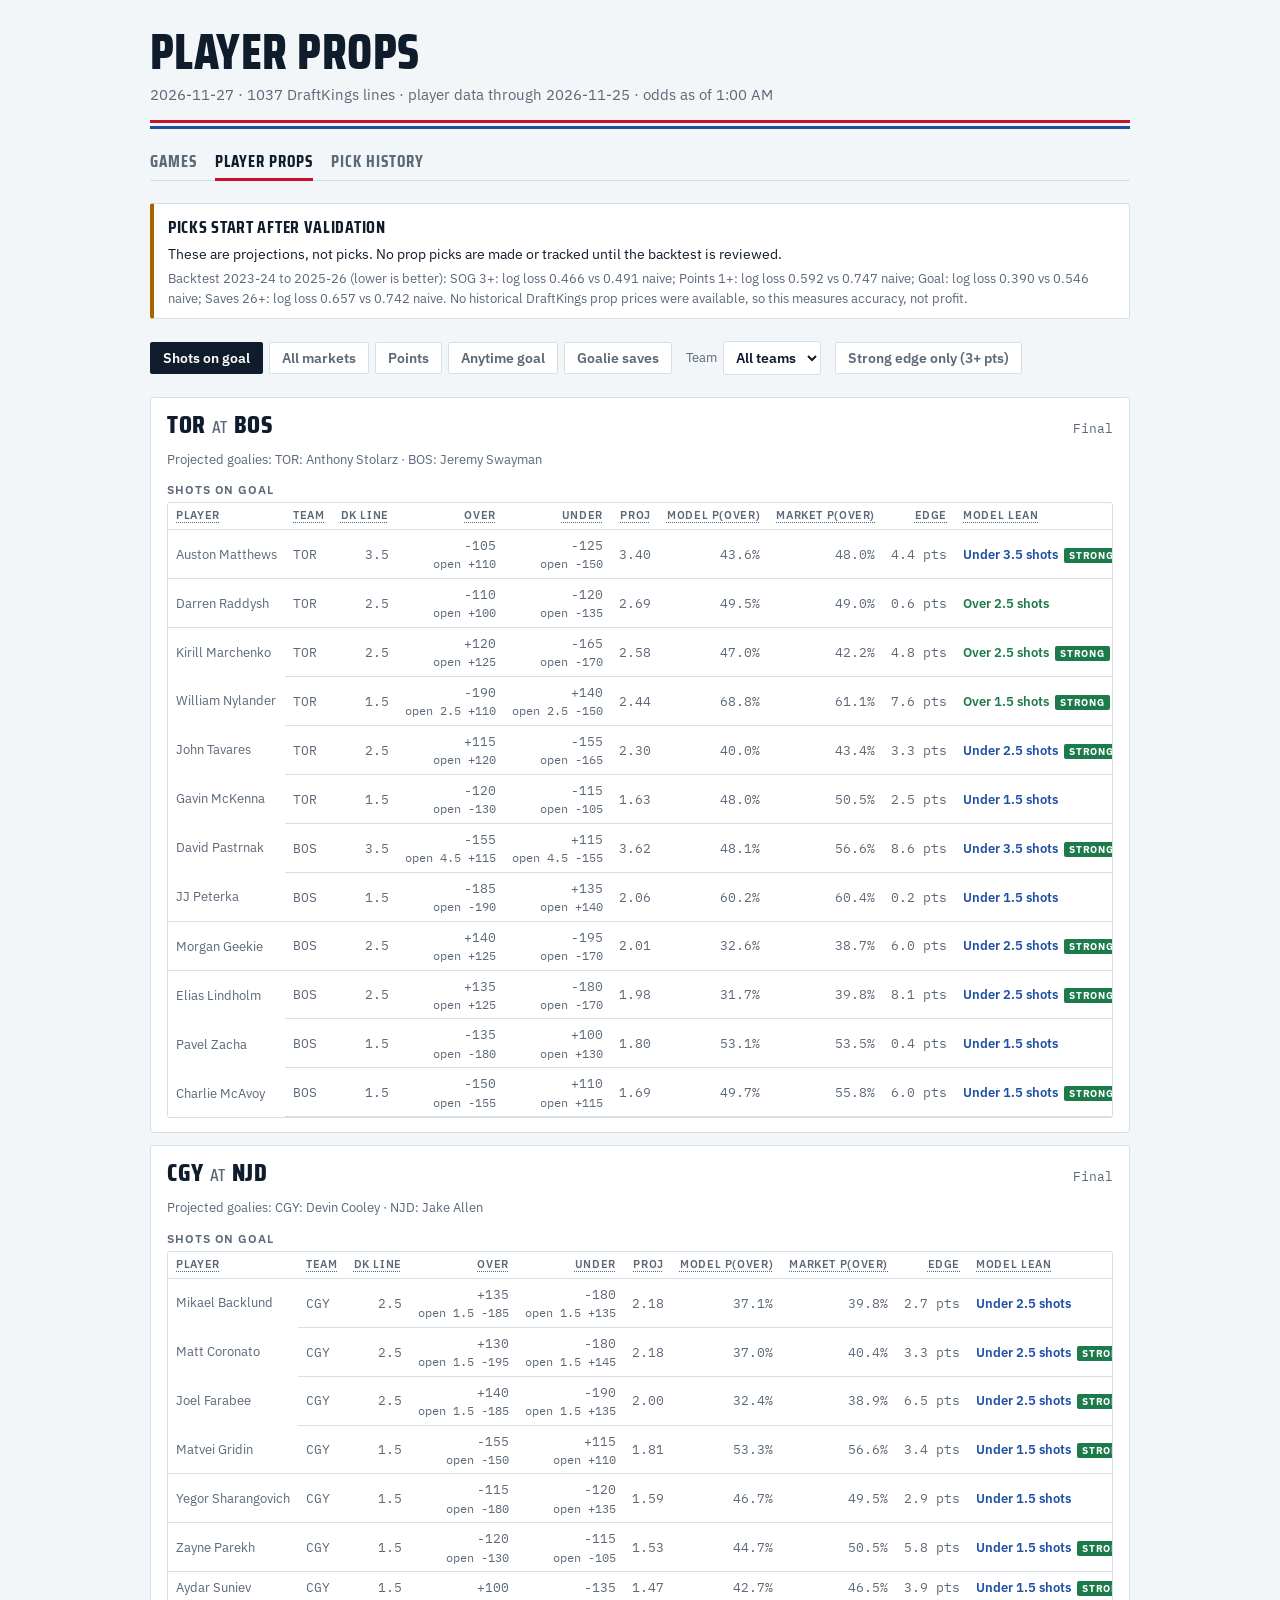
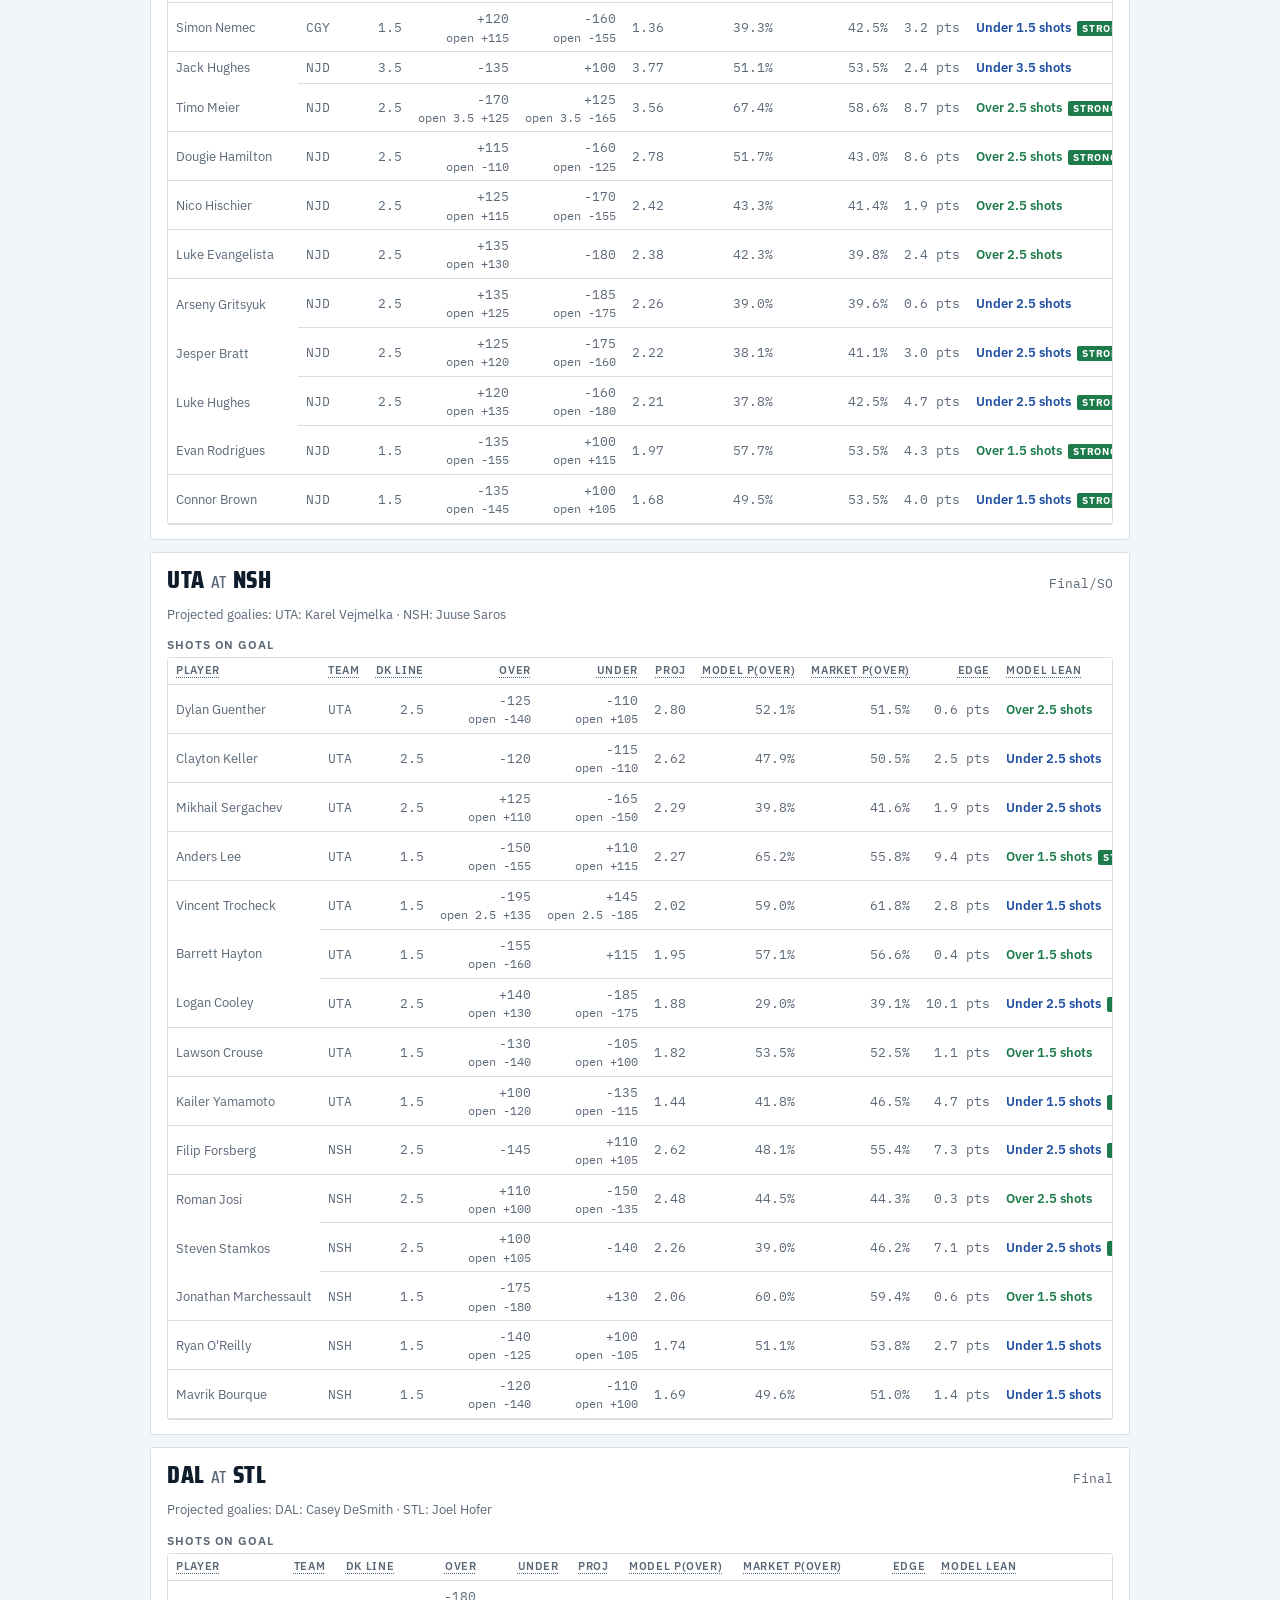
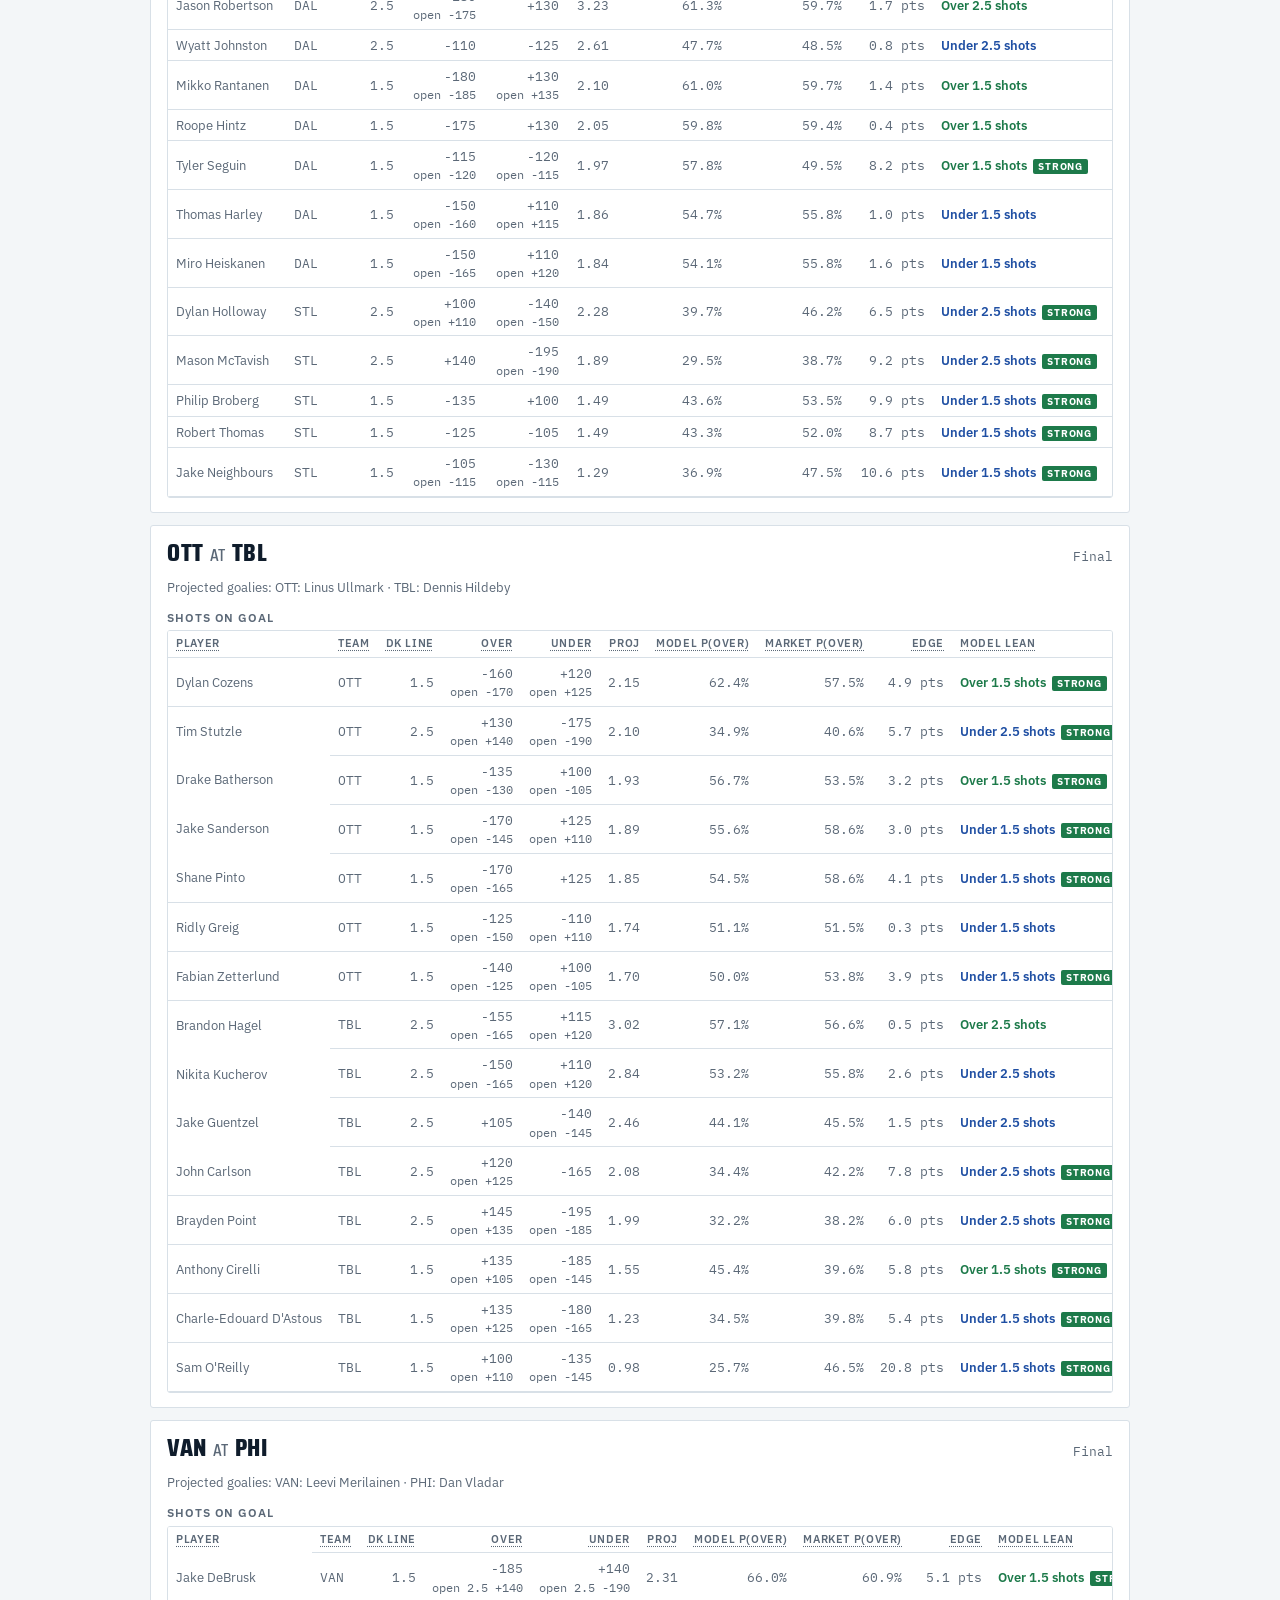
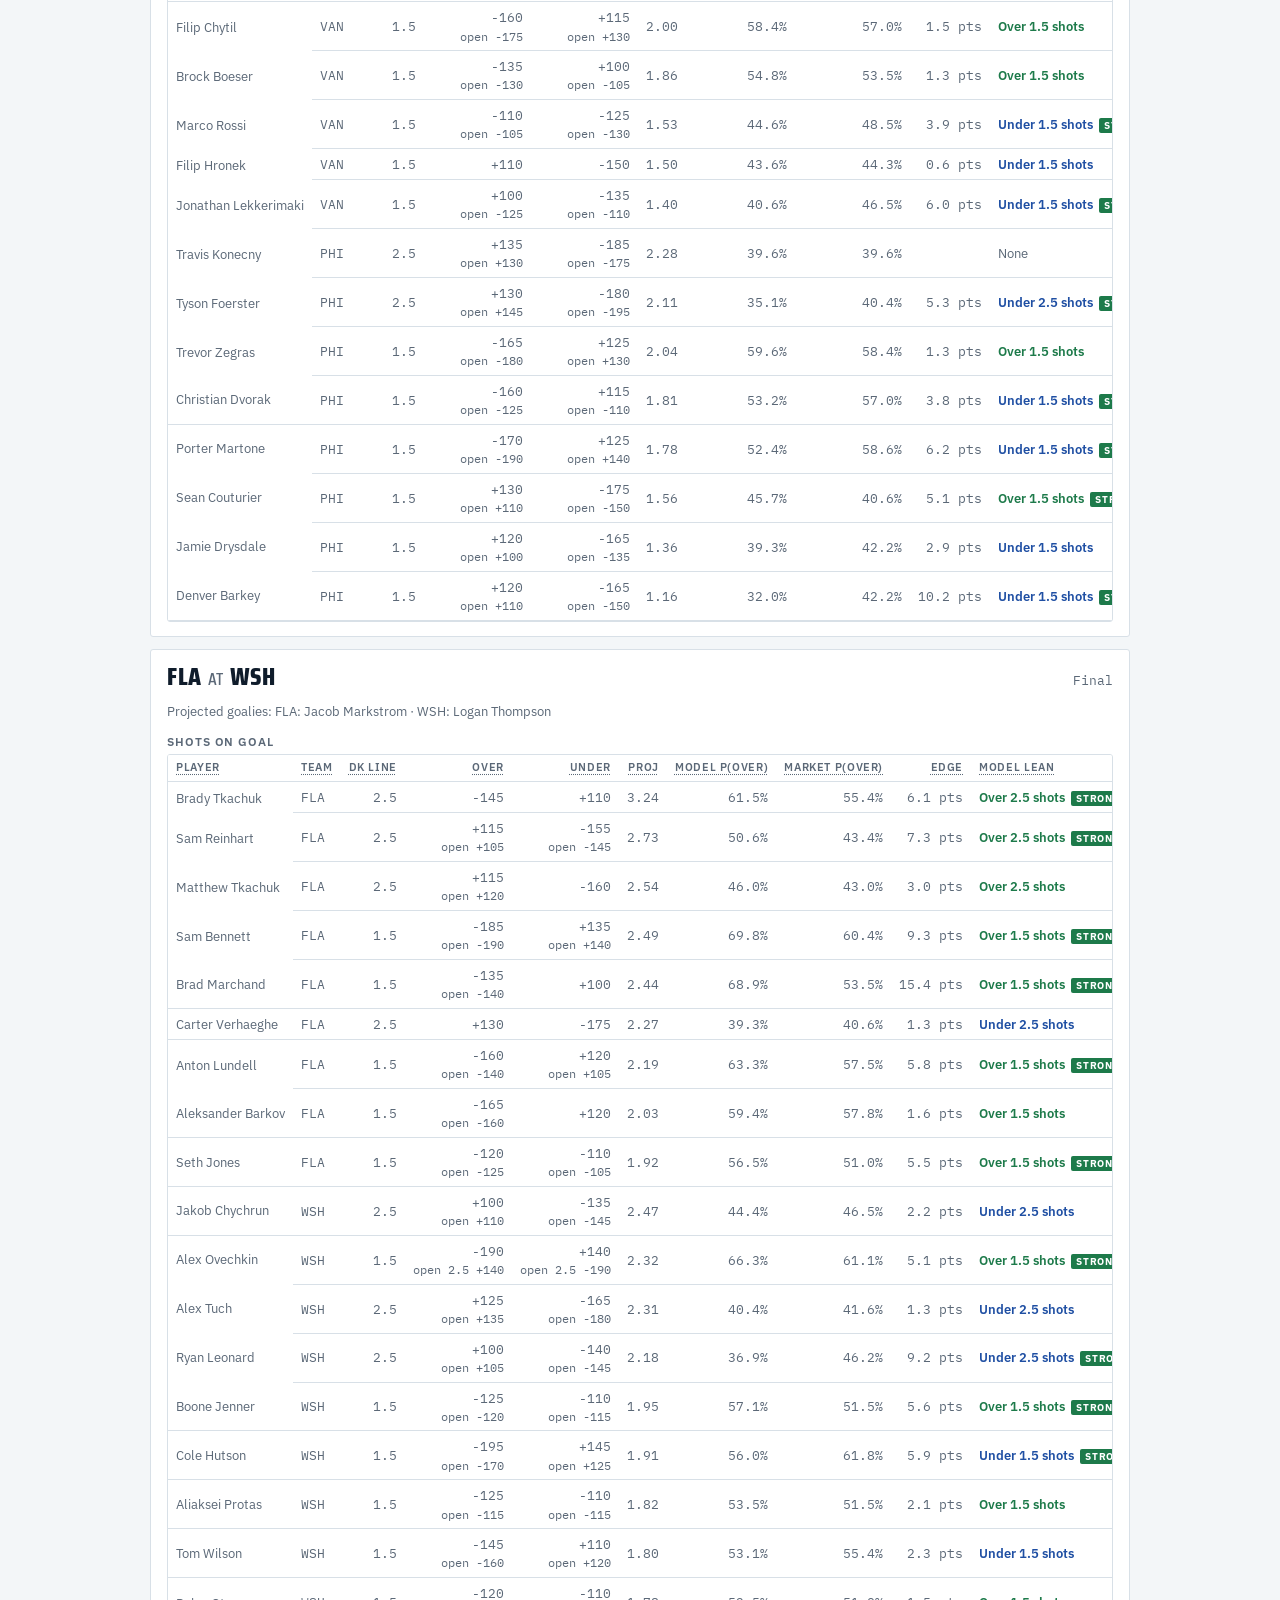
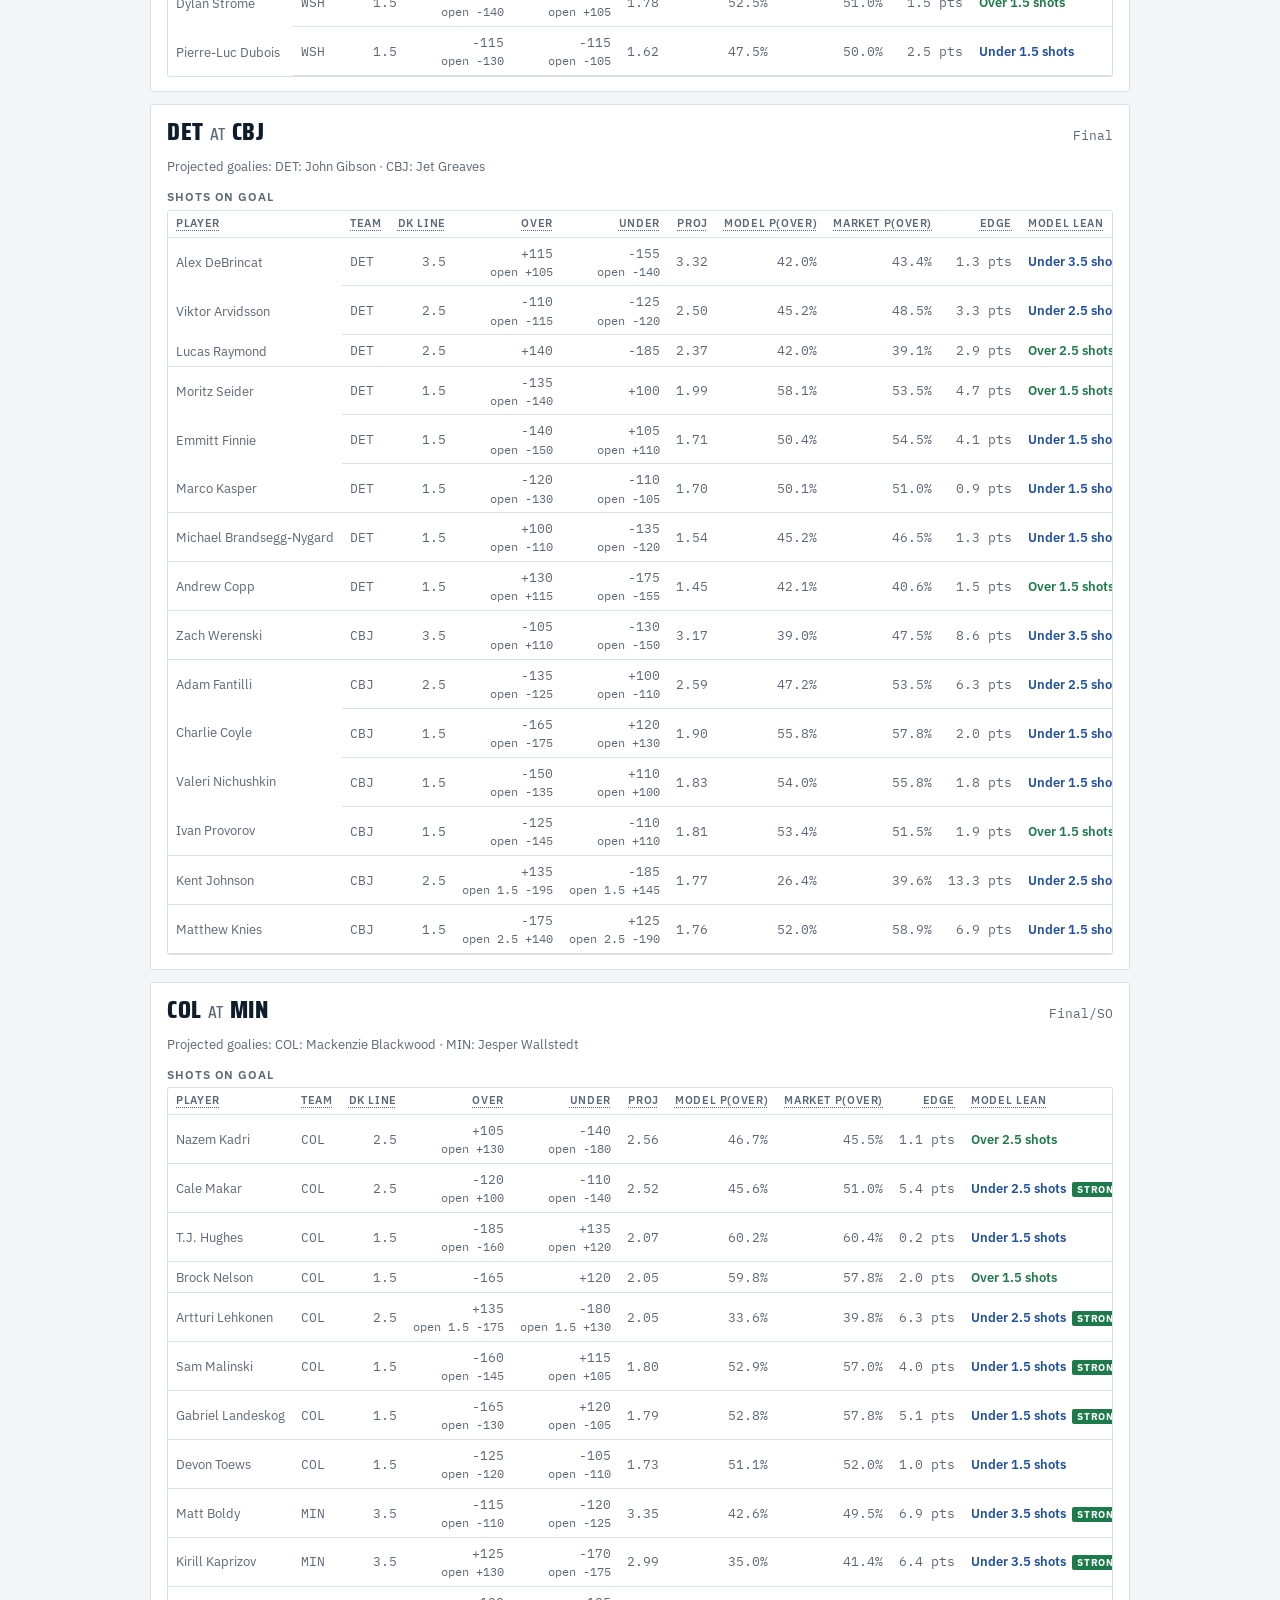
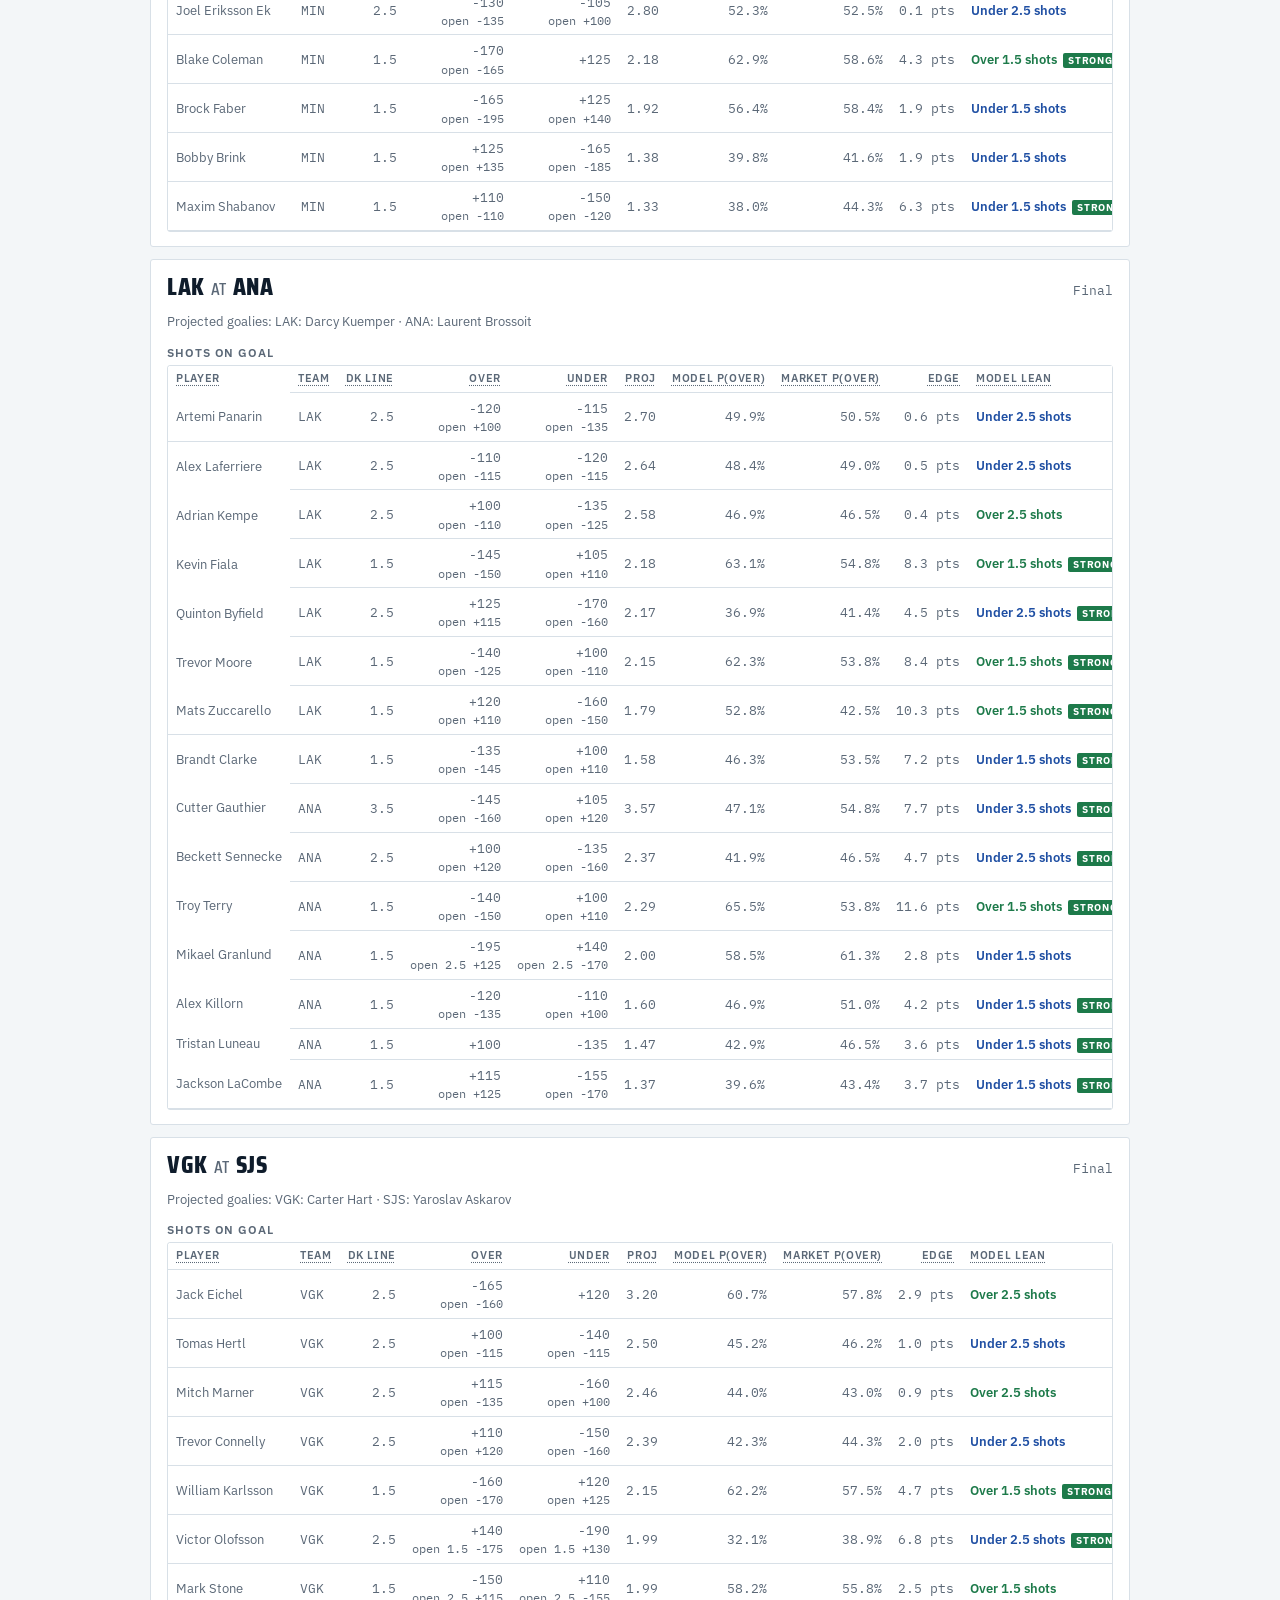
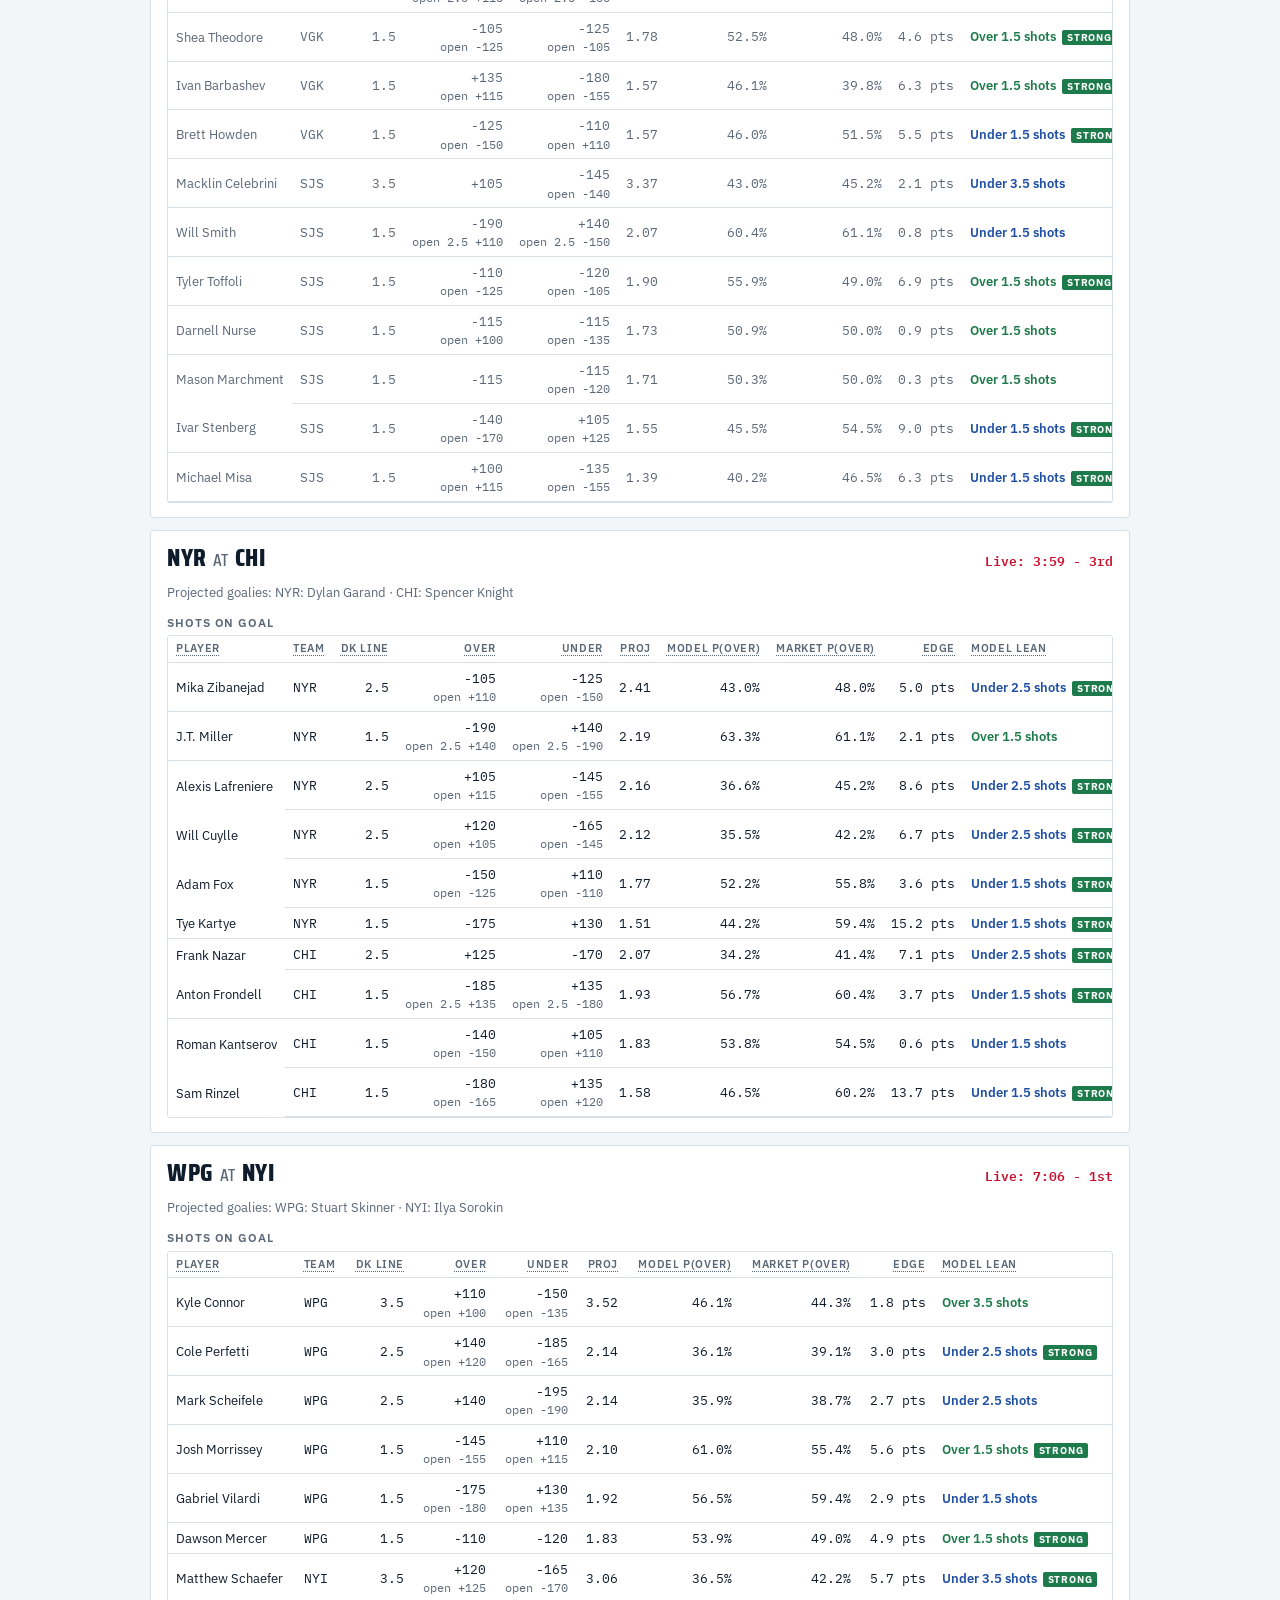
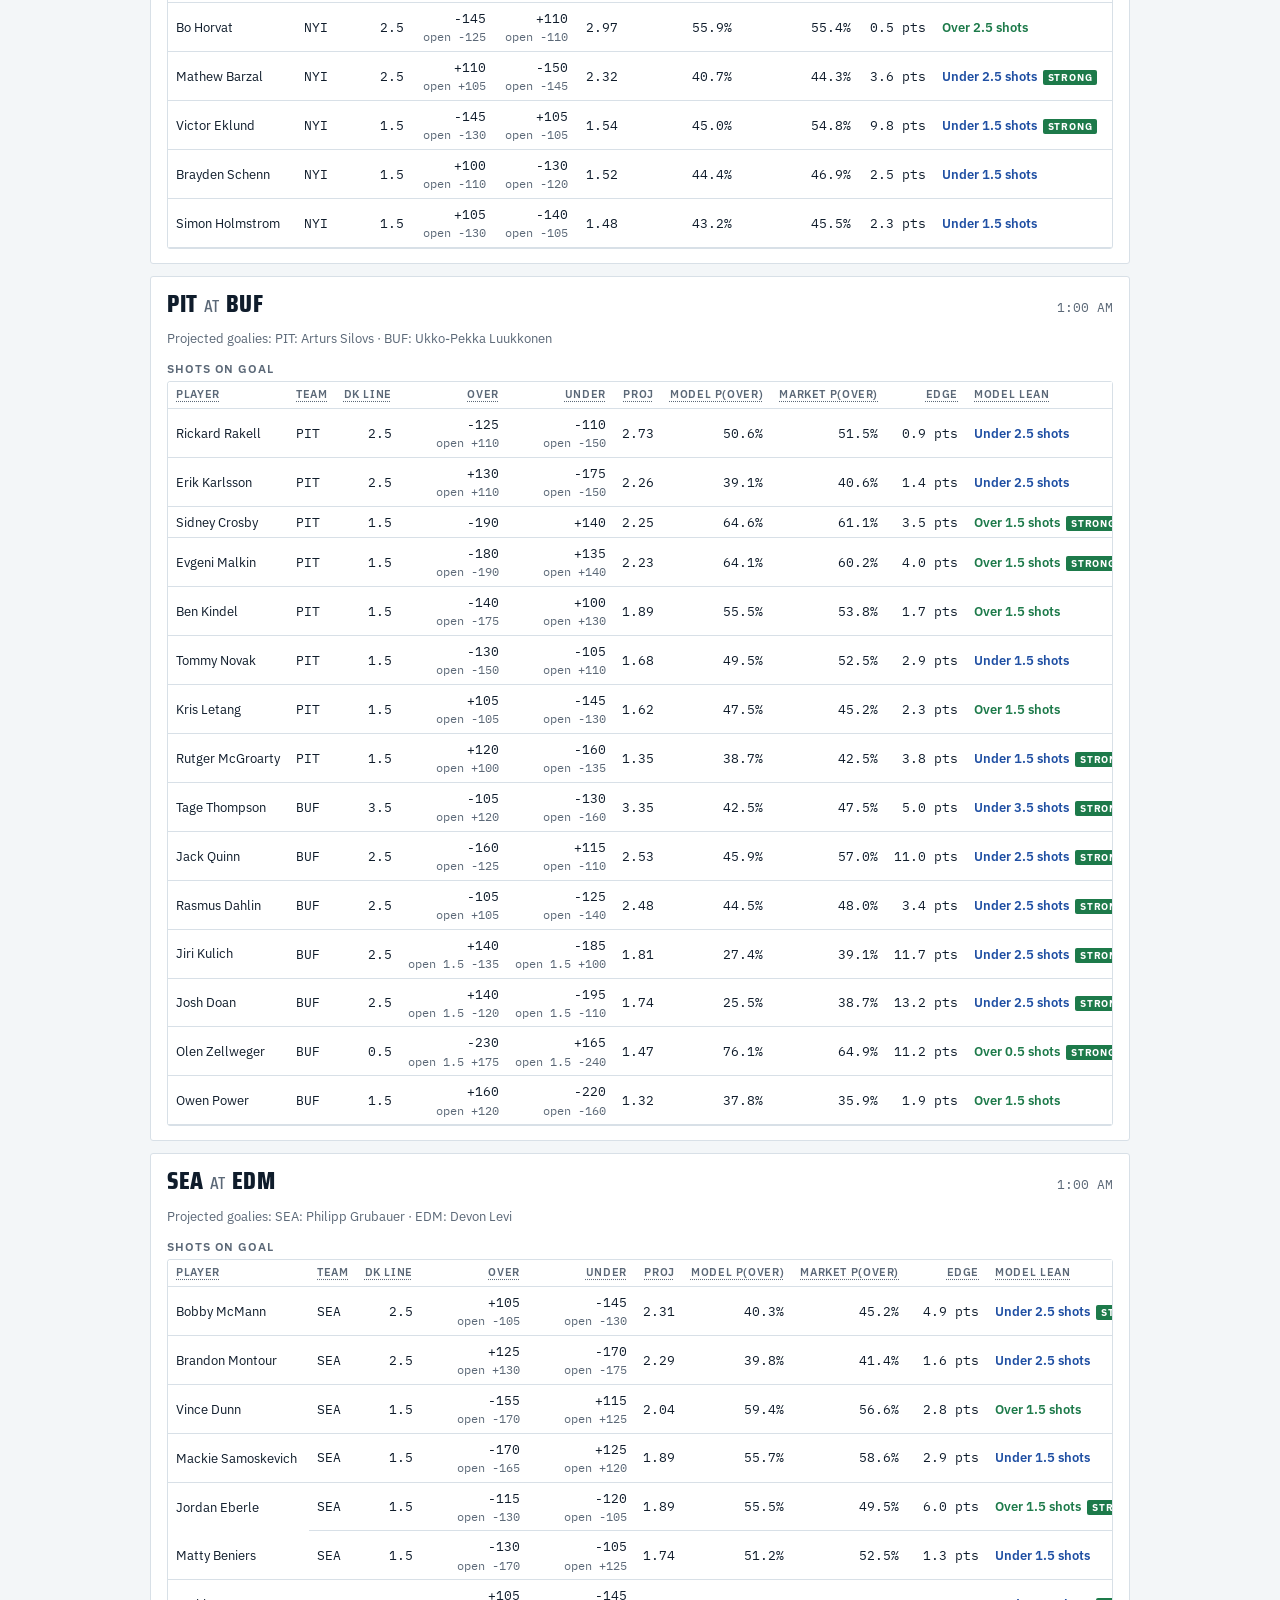
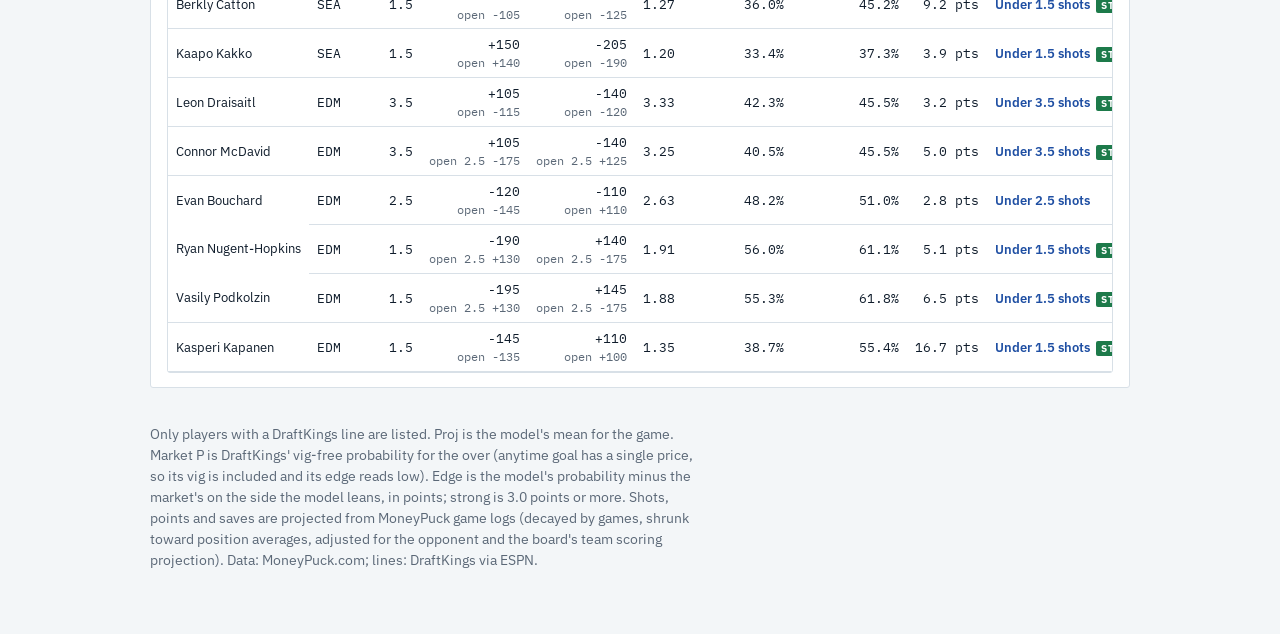
<file: site/props.html>
<!doctype html><html lang="en"><head><meta charset="utf-8"><meta name="viewport" content="width=device-width,initial-scale=1,viewport-fit=cover"><meta name="description" content="Personal NHL projection model with live scores"><style>:root{padding-top:env(safe-area-inset-top,0px);padding-bottom:env(safe-area-inset-bottom,0px)}body{margin:0;font-size:14px}img{max-width:100%}[hidden]{display:none!important}</style><title>Ice Ledger Player Props</title>
<link rel="preconnect" href="https://fonts.googleapis.com">
<link rel="stylesheet" href="https://fonts.googleapis.com/css2?family=Saira+Condensed:wght@500;700;800&family=IBM+Plex+Sans:wght@400;500;600&family=IBM+Plex+Mono:wght@400;500&display=swap">
<style>
/* Layout: rink-sheet board. One column of game rows, each split away | probability bar | home, tabs for ratings and backtest. */
:root{
  --ice:#f3f6f8; --sheet:#ffffff; --ink:#0f1c2b; --muted:#5b6877; --line:#d8e0e7;
  --red:#c8102e; --blue:#1f4fa3; --redsoft:#f6dde1; --bluesoft:#dde6f5;
  --good:#1d7a4a; --warn:#a86400;
  --display:"Saira Condensed","Arial Narrow",system-ui,sans-serif;
  --body:"IBM Plex Sans",system-ui,-apple-system,"Segoe UI",sans-serif;
  --mono:"IBM Plex Mono",ui-monospace,"SFMono-Regular",Menlo,monospace;
}
@media (prefers-color-scheme: dark){:root:not([data-theme="light"]){
  --ice:#0b131c; --sheet:#111c28; --ink:#e6edf3; --muted:#93a3b3; --line:#243444;
  --red:#ff5468; --blue:#6f9bff; --redsoft:#3a1b22; --bluesoft:#18284a; --good:#4cc38a; --warn:#e2a54a; color-scheme:dark}}
:root[data-theme="dark"]{
  --ice:#0b131c; --sheet:#111c28; --ink:#e6edf3; --muted:#93a3b3; --line:#243444;
  --red:#ff5468; --blue:#6f9bff; --redsoft:#3a1b22; --bluesoft:#18284a; --good:#4cc38a; --warn:#e2a54a; color-scheme:dark}
body{background:var(--ice);color:var(--ink);font-family:var(--body);font-size:15px;line-height:1.5}
.wrap{max-width:980px;margin:0 auto;padding-left:max(16px,env(safe-area-inset-left,0px));padding-right:max(16px,env(safe-area-inset-right,0px));padding-block:28px 48px;display:grid;gap:22px}
header{display:grid;gap:6px;border-bottom:3px solid var(--red);padding-bottom:14px;position:relative}
header::after{content:"";position:absolute;left:0;right:0;bottom:-9px;height:3px;background:var(--blue)}
h1{font-family:var(--display);font-weight:800;font-size:clamp(2rem,6vw,3.1rem);line-height:1;letter-spacing:.01em;margin:0;text-wrap:balance;text-transform:uppercase}
.sub{color:var(--muted);font-size:.92rem;display:flex;flex-wrap:wrap;gap:4px 16px}
.sub b{color:var(--ink);font-weight:600}
nav{display:flex;gap:6px;flex-wrap:wrap}
nav button{font-family:var(--display);font-weight:700;font-size:1.05rem;letter-spacing:.06em;text-transform:uppercase;border:1px solid var(--line);background:var(--sheet);color:var(--muted);padding:6px 16px;border-radius:2px;cursor:pointer}
nav button[aria-selected="true"]{background:var(--ink);color:var(--sheet);border-color:var(--ink)}
nav button:focus-visible,summary:focus-visible{outline:2px solid var(--blue);outline-offset:2px}
.note{font-size:.88rem;color:var(--muted);max-width:70ch}
.games{display:grid;gap:12px}
.game{background:var(--sheet);border:1px solid var(--line);border-radius:3px;padding:14px 16px;display:grid;gap:12px}
.top{display:flex;justify-content:space-between;gap:8px;flex-wrap:wrap;font-size:.82rem;color:var(--muted);font-family:var(--mono)}
.match{display:grid;grid-template-columns:1fr minmax(120px,1.4fr) 1fr;align-items:center;gap:14px}
.team{display:grid;gap:2px;min-width:0}
.team.home{text-align:right}
.abbr{font-family:var(--display);font-weight:800;font-size:2rem;line-height:1}
.nm{font-size:.82rem;color:var(--muted)}
.side{justify-self:start;font-size:.66rem;font-weight:700;letter-spacing:.12em;text-transform:uppercase;padding:1px 7px;border-radius:2px;background:var(--bluesoft);color:var(--blue)}
.side.home{justify-self:end;background:var(--redsoft);color:var(--red)}
.mtitle{font-family:var(--body);font-weight:600;color:var(--ink);font-size:.9rem}
.top{align-items:baseline}
.goalie{font-size:.82rem}
.goalie .proj{color:var(--warn);font-size:.72rem;letter-spacing:.06em;text-transform:uppercase;font-weight:600}
.pill{display:inline-block;font-size:.68rem;font-weight:600;letter-spacing:.06em;text-transform:uppercase;padding:1px 6px;border-radius:2px;background:var(--redsoft);color:var(--red);margin-left:4px}
.mid{display:grid;gap:6px;text-align:center}
.score{font-family:var(--mono);font-size:1.25rem;font-weight:500;font-variant-numeric:tabular-nums}
.bar{display:flex;height:10px;border-radius:2px;overflow:hidden;background:var(--line)}
.bar .a{background:var(--blue)} .bar .h{background:var(--red)}
.pcts{display:flex;justify-content:space-between;font-family:var(--mono);font-size:.85rem;font-variant-numeric:tabular-nums}
.pcts .fa{color:var(--blue)} .pcts .fh{color:var(--red)}
.mkts{display:grid;grid-template-columns:repeat(3,minmax(0,1fr));gap:8px;border-top:1px dashed var(--line);padding-top:10px}
.mk{display:grid;gap:2px;min-width:0}
.mk h4{margin:0;font-size:.7rem;letter-spacing:.08em;text-transform:uppercase;color:var(--muted);font-weight:600}
.mk div{font-family:var(--mono);font-size:.84rem;font-variant-numeric:tabular-nums}
.inj{border-top:1px dashed var(--line);padding-top:8px;font-size:.84rem;display:grid;gap:2px}
.inj .dl{font-size:.7rem;color:var(--muted);text-transform:uppercase;letter-spacing:.06em}
.inj .rk{font-family:var(--mono);color:var(--muted)}
.sum{border-top:1px dashed var(--line);padding-top:10px;display:grid;gap:6px}
.sum p{margin:0;max-width:75ch;font-size:.92rem}
.src{font-size:.78rem;color:var(--muted);display:flex;flex-wrap:wrap;gap:4px 12px}
.src a{color:var(--blue)}
.nm a.tl{color:inherit;text-decoration:underline;text-decoration-color:var(--line);text-underline-offset:2px}
.nm a.tl:hover{color:var(--blue)}
a:focus-visible{outline:2px solid var(--blue);outline-offset:2px}
.goalie .conf{color:var(--good);font-size:.72rem;letter-spacing:.06em;text-transform:uppercase;font-weight:600}
.sh{font-family:var(--mono);font-size:.74rem;letter-spacing:.1em;text-transform:uppercase;color:var(--muted)}
.idtabs{display:inline-flex;border:1px solid var(--line);border-radius:3px;padding:3px;gap:3px;background:var(--ice)}
.idtabs button{font:600 .85rem var(--body);border:0;background:none;color:var(--muted);padding:6px 14px;border-radius:2px;cursor:pointer}
.idtabs button[aria-selected="true"]{background:var(--ink);color:var(--sheet)}
.idtabs button:focus-visible{outline:2px solid var(--blue);outline-offset:1px}
.idgrid{display:grid;grid-template-columns:minmax(0,1.05fr) minmax(0,1fr);gap:18px;margin-top:10px}
.rwrap{display:grid;gap:4px;justify-items:center;min-width:0}
.leg{display:flex;gap:16px;font-size:.85rem;font-weight:600}.leg .la{color:var(--blue)}.leg .lh{color:var(--red)}
svg.radar{width:100%;max-width:460px;height:auto;overflow:visible}
.radar .rg{fill:none;stroke:var(--line)}
.radar .ra{stroke:var(--line)} .radar .ra.on{stroke:var(--muted);stroke-width:1.5}
.radar .rt{font:10px var(--mono);fill:var(--muted)}
.radar .rl{font:12.5px var(--body);fill:var(--muted);cursor:pointer} .radar .rl.on{fill:var(--ink);font-weight:700}
.radar .rp{stroke-width:2;stroke-linejoin:round}
.radar .rp.a{fill:var(--blue);fill-opacity:.14;stroke:var(--blue)}
.radar .rp.h{fill:var(--red);fill-opacity:.12;stroke:var(--red);stroke-dasharray:5 4}
.radar .rm.a{fill:var(--sheet);stroke:var(--blue);stroke-width:1.8} .radar .rm.h{fill:var(--sheet);stroke:var(--red);stroke-width:1.8}
.ccol{display:grid;gap:12px;align-content:start;min-width:0}
table.ct{width:100%;border-collapse:collapse;font-size:.9rem}
.ct th{font-size:.7rem;letter-spacing:.06em;text-transform:uppercase;color:var(--muted);font-weight:600;text-align:right;padding:6px 8px;border-bottom:1px solid var(--line);background:none}
.ct th:first-child{text-align:left}.ct th.a{color:var(--blue)}.ct th.h{color:var(--red)}
.ct td{padding:8px;border-bottom:1px solid var(--line);text-align:right;font-family:var(--mono);font-variant-numeric:tabular-nums}
.ct td:first-child{text-align:left;font-family:var(--body)}
.ct td.a{color:var(--blue)}.ct td.h{color:var(--red)}.ct td.b{font-weight:700}
.ct tr[data-cat]{cursor:pointer}.ct tr[data-cat]:hover td{background:var(--ice)}
.ct tr.sel td{background:var(--bluesoft)}.ct tr.sel td:first-child{box-shadow:inset 3px 0 0 var(--ink)}
.ct tr:focus-visible{outline:2px solid var(--blue);outline-offset:-2px}
.sty{font-size:.68rem;color:var(--muted);letter-spacing:.04em}
.cdet h4{margin:0;font-family:var(--display);font-size:1.15rem;letter-spacing:.03em;text-transform:uppercase}
.cdet p{margin:2px 0 8px;font-size:.85rem;color:var(--muted)}
.dd{display:grid;grid-template-columns:1fr 1fr;gap:12px;font-size:.85rem}
.dd b{display:block;margin-bottom:2px}.dd .a b{color:var(--blue)}.dd .h b{color:var(--red)}
.dd .dl{display:block;font-size:.7rem;color:var(--muted);text-transform:uppercase;letter-spacing:.06em;margin-top:4px}
.dd div div{font-family:var(--mono)}
details.all summary{cursor:pointer;font-size:.85rem;color:var(--blue)}
@media (max-width:720px){.idgrid{grid-template-columns:1fr}}
details.mx{padding-top:2px}
details.mx summary,details.all summary{cursor:pointer;list-style:none;display:flex;align-items:center;gap:6px 12px;flex-wrap:wrap;padding:10px 14px;border:1px solid var(--line);border-radius:3px;background:var(--ice);transition:background .15s}
details.mx summary:hover,details.all summary:hover{background:var(--bluesoft);border-color:var(--blue)}
details.mx summary::-webkit-details-marker,details.all summary::-webkit-details-marker{display:none}
details.mx summary:focus-visible,details.all summary:focus-visible{outline:2px solid var(--blue);outline-offset:2px}
.xt{font-family:var(--display);font-weight:700;font-size:1.05rem;letter-spacing:.05em;text-transform:uppercase;color:var(--ink)}
details.all .xt{font-family:var(--body);font-size:.85rem;letter-spacing:0;text-transform:none;font-weight:600}
.xh{font-size:.8rem;color:var(--muted);flex:1 1 auto}
.chev{margin-left:auto;font:600 .78rem var(--body);color:var(--blue);white-space:nowrap}
.chev::after{content:"Open \25BE"}
details[open]>summary .chev::after{content:"Close \25B4"}
@media (prefers-reduced-motion:reduce){details.mx summary,details.all summary{transition:none}}
.mxbody{display:grid;gap:14px;margin-top:10px}
.edges{display:grid;gap:6px}
.edge{display:grid;grid-template-columns:minmax(0,1.3fr) minmax(0,2fr) 4.5em;align-items:center;gap:10px;font-size:.85rem}
.etrack{position:relative;height:12px;background:var(--ice);border:1px solid var(--line);border-radius:2px}
.etrack::after{content:"";position:absolute;left:50%;top:-3px;bottom:-3px;width:1px;background:var(--muted)}
.efill{position:absolute;top:0;bottom:0}
.efill.a{background:var(--blue);right:50%} .efill.h{background:var(--red);left:50%}
.etag{font-family:var(--mono);font-size:.78rem;text-align:right;font-variant-numeric:tabular-nums}
.mt{width:100%;border-collapse:collapse;font-size:.85rem}
.mt th,.mt td{padding:5px 8px;border-bottom:1px solid var(--line);white-space:nowrap;font-variant-numeric:tabular-nums}
.mt th{font-size:.7rem}
.mt td.lab{text-align:left;white-space:normal;color:var(--ink)}
.mt td.v{font-family:var(--mono);text-align:right}
.mt td.v.h{text-align:left}
.mt td.better{font-weight:600}
.mt td.better.a{color:var(--blue)} .mt td.better.h{color:var(--red)}
.mt .rk{color:var(--muted);font-size:.74rem;margin:0 4px}
.mt tr.grp td{background:var(--ice);font-size:.7rem;letter-spacing:.08em;text-transform:uppercase;color:var(--muted);font-weight:600;text-align:left}
.mxnote{font-size:.78rem;color:var(--muted);max-width:75ch;margin:0}
@media (max-width:560px){.edge{grid-template-columns:1fr 4.5em}.edge .etrack{grid-column:1/-1;order:3}}
.tbl{overflow-x:auto;background:var(--sheet);border:1px solid var(--line);border-radius:3px}
table{border-collapse:collapse;width:100%;font-size:.88rem}
th,td{padding:7px 10px;border-bottom:1px solid var(--line);text-align:right;white-space:nowrap;font-variant-numeric:tabular-nums}
th{font-size:.72rem;letter-spacing:.07em;text-transform:uppercase;color:var(--muted);font-weight:600;background:var(--ice)}
th:first-child,td:first-child{text-align:left}
td.mono{font-family:var(--mono)}
tr.best td{font-weight:600}
.pos{color:var(--good)} .neg{color:var(--red)}
h2{font-family:var(--display);font-weight:700;font-size:1.5rem;letter-spacing:.03em;text-transform:uppercase;margin:0}
section{display:grid;gap:12px}
.cards{display:grid;grid-template-columns:repeat(auto-fit,minmax(200px,1fr));gap:10px}
.kpi{background:var(--sheet);border:1px solid var(--line);border-radius:3px;padding:12px 14px;display:grid;gap:2px}
.kpi .v{font-family:var(--display);font-weight:700;font-size:1.8rem;line-height:1.05}
.kpi .l{font-size:.78rem;color:var(--muted)}
footer{font-size:.8rem;color:var(--muted);border-top:1px solid var(--line);padding-top:12px;display:grid;gap:4px}
footer a{color:var(--blue)}
@media (max-width:560px){
  .match{grid-template-columns:1fr 1fr}
  .mid{grid-column:1/-1;order:3}
  .mkts{grid-template-columns:1fr}
  .abbr{font-size:1.7rem}
}
</style>
<link rel="stylesheet" href="live.css?v=cc0dc293"></head><body>
<div class="wrap">
  <header>
    <h1>Player props</h1>
    <div class="sub" id="pp-meta"></div>
  </header>
  <nav class="pnav" aria-label="Pages"><a href="./">Games</a><a href="props.html" aria-current="page">Player props</a><a href="history.html">Pick history</a></nav>
  <section class="pp-gate" id="pp-gate" aria-live="polite"></section>
  <div class="pp-flt">
    <div class="hf" role="group" aria-label="Market" id="pp-mkt">
      <button type="button" data-m="sog" aria-pressed="true">Shots on goal</button>
      <button type="button" data-m="all" aria-pressed="false">All markets</button>
      <button type="button" data-m="pts" aria-pressed="false">Points</button>
      <button type="button" data-m="goal" aria-pressed="false">Anytime goal</button>
      <button type="button" data-m="saves" aria-pressed="false">Goalie saves</button>
    </div>
    <label>Team <select id="pp-team" aria-label="Team"></select></label>
    <button type="button" id="pp-strong" aria-pressed="false">Strong edge only (3+ pts)</button>
  </div>
  <div class="games" id="pp-games"><p class="pp-empty">Loading props.</p></div>
  <p class="note">Only players with a DraftKings line are listed. Proj is the model's mean for the game. Market P is DraftKings' vig-free probability for the over (anytime goal has a single price, so its vig is included and its edge reads low). Edge is the model's probability minus the market's on the side the model leans, in points; strong is 3.0 points or more. Shots, points and saves are projected from MoneyPuck game logs (decayed by games, shrunk toward position averages, adjusted for the opponent and the board's team scoring projection). Data: MoneyPuck.com; lines: DraftKings via ESPN.</p>
</div>
<script src="props.js?v=f43385c8"></script></body></html>
</file>
<file: site/live.css>
/* Live layer styles: built on the board's tokens (see index.html :root) */
.lv{display:flex;align-items:center;justify-content:center;gap:8px;flex-wrap:wrap;font-family:var(--mono);font-size:.82rem;min-height:1.4em}
.lv-st{font-family:var(--body);font-size:.7rem;font-weight:700;letter-spacing:.1em;text-transform:uppercase;color:var(--muted)}
.lv-st.live{color:var(--red)} .lv-st.final{color:var(--ink)} .lv-st.muted{font-weight:500;letter-spacing:0;text-transform:none}
.lv-sc{font-size:1rem;font-weight:500;color:var(--ink);font-variant-numeric:tabular-nums}
.lv-sc .dash{margin:0 6px;color:var(--muted)}
.lv-dot{width:8px;height:8px;border-radius:50%;background:var(--red);animation:lvp 1.6s ease-in-out infinite}
@keyframes lvp{0%,100%{opacity:1}50%{opacity:.3}}
@media (prefers-reduced-motion:reduce){.lv-dot{animation:none}}
.game.is-live{border:2px solid var(--red);box-shadow:inset 0 5px 0 var(--red)}
.dk{border-top:1px dashed var(--line);padding-top:10px;display:grid;gap:6px;font-size:.84rem}
.dkh{display:flex;flex-wrap:wrap;gap:4px 12px;align-items:baseline}
.dkh .dl{font-size:.7rem;color:var(--muted);text-transform:uppercase;letter-spacing:.06em;font-weight:600}
.dkr{display:grid;grid-template-columns:7.5em minmax(0,1.3fr) minmax(0,1.3fr) minmax(0,1fr);gap:4px 12px;align-items:baseline;font-family:var(--mono);font-variant-numeric:tabular-nums}
.dkr .dkl{font-family:var(--body);font-weight:600;font-size:.8rem}
.dkr .nm{font-family:var(--body)}
.edge-t{color:var(--good);font-weight:500}
@media (max-width:720px){.dkr{grid-template-columns:1fr;gap:1px;padding-bottom:6px;border-bottom:1px solid var(--line)}.dkr:last-child{border-bottom:0}}
.lgbody{display:grid;gap:12px;margin-top:10px}
.lgrid{display:grid;grid-template-columns:minmax(0,1fr) minmax(0,1fr);gap:18px}
@media (max-width:720px){.lgrid{grid-template-columns:1fr}}
.lcol{display:grid;gap:8px;align-content:start;min-width:0;overflow-x:auto}
table.lt{width:100%;border-collapse:collapse;font-size:.84rem}
.lt th{font-size:.68rem;letter-spacing:.06em;text-transform:uppercase;color:var(--muted);font-weight:600;text-align:right;padding:5px 6px;border-bottom:1px solid var(--line);background:none}
.lt th:first-child{text-align:left}.lt th.a{color:var(--blue)}.lt th.h{color:var(--red)}
.lt td{padding:5px 6px;border-bottom:1px solid var(--line);text-align:right;font-family:var(--mono);font-variant-numeric:tabular-nums;white-space:nowrap}
.lt td:first-child{text-align:left;font-family:var(--body);white-space:normal}
.lt.ts td,.lt.ts th{text-align:center}.lt.ts td.c{font-family:var(--body);color:var(--muted);font-size:.8rem}
.tg{font:700 .66rem var(--body);letter-spacing:.08em;padding:0 5px;border-radius:2px}
.tg.a{background:var(--bluesoft);color:var(--blue)}.tg.h{background:var(--redsoft);color:var(--red)}
ol.plays{margin:0;padding:0;list-style:none;display:grid;gap:4px;font-size:.84rem}
ol.plays li{padding:4px 0;border-bottom:1px solid var(--line)}
ol.plays li.goal{font-weight:600}
ol.plays .pt{font-family:var(--mono);color:var(--muted);font-size:.78rem;margin-right:4px}
.res{padding:10px 12px;border:1px solid var(--line);border-radius:3px;background:var(--ice);font-size:.88rem}
.tally{display:flex;flex-wrap:wrap;gap:4px 16px;font-size:.88rem;color:var(--muted)}
.tally b{color:var(--ink)}
.livestat{font-size:.78rem;color:var(--muted);font-family:var(--mono)}
.pk{color:var(--good);font-weight:600;font-family:var(--body)}
.pk.strong::after{content:"strong";margin-left:6px;font:700 .62rem var(--body);letter-spacing:.08em;text-transform:uppercase;padding:1px 5px;border-radius:2px;background:var(--good);color:var(--sheet)}
/* Model record strip */
.rec{background:var(--sheet);border:1px solid var(--line);border-radius:3px;padding:12px 16px;display:grid;gap:10px}
.rec-h{display:flex;flex-wrap:wrap;justify-content:space-between;align-items:baseline;gap:4px 12px}
.rec-h h2{font-family:var(--display);font-weight:700;font-size:1.3rem;letter-spacing:.04em;text-transform:uppercase;margin:0}
.rec-h a{font-size:.85rem;color:var(--blue)}
.rec-grid{display:grid;grid-template-columns:repeat(4,minmax(0,1fr));gap:10px}
@media (max-width:640px){.rec-grid{grid-template-columns:repeat(2,minmax(0,1fr))}}
.rc{display:grid;gap:2px;padding:8px 10px;border:1px solid var(--line);border-radius:3px;background:var(--ice);min-width:0}
.rc .l{font-size:.7rem;font-weight:600;letter-spacing:.07em;text-transform:uppercase;color:var(--muted)}
.rc .v{font-family:var(--display);font-weight:700;font-size:1.6rem;line-height:1.05;font-variant-numeric:tabular-nums}
.rc .s{font-family:var(--mono);font-size:.78rem;color:var(--muted);font-variant-numeric:tabular-nums}
.pos{color:var(--good)}.neg{color:var(--red)}
.rec-n{font-size:.78rem;color:var(--muted);margin:0}

.mvt td,.mvt th{text-align:right}.mvt td:first-child,.mvt th:first-child,.mvt td:nth-child(2),.mvt th:nth-child(2){text-align:left}
.mvt td.mono{font-family:var(--mono);font-variant-numeric:tabular-nums}
.mv-up{color:var(--good)}.mv-dn{color:var(--red)}
details.mv{margin-top:10px}

.rec-sub h3{margin:6px 0 0;font-family:var(--display);font-size:1.05rem;letter-spacing:.04em;text-transform:uppercase}

/* final games: settled look, not a color. Red = live, dark badge = final */
.lv-fin{font-family:var(--body);font-size:.7rem;font-weight:700;letter-spacing:.1em;text-transform:uppercase;background:var(--ink);color:var(--sheet);padding:2px 8px;border-radius:2px}
.game.is-final{background:var(--ice);border:2px solid var(--muted);box-shadow:inset 0 5px 0 var(--muted)}
.game.is-final .abbr.lost{color:var(--muted);font-weight:700}
.game.is-final .bar{opacity:.55}
.rchip{font-family:var(--body);font-size:.72rem;font-weight:700;letter-spacing:.05em;text-transform:uppercase;padding:1px 7px;border-radius:2px;margin-left:6px;white-space:nowrap}
.rchip.rc-W{background:var(--good);color:var(--sheet)}
.rchip.rc-L{background:var(--line);color:var(--muted)}
.rchip.rc-P{background:var(--line);color:var(--ink)}
.game.is-final .res{background:var(--sheet)}

/* Page links shared by every page: Games, Player props, Pick history */
nav.pnav{display:flex;flex-wrap:wrap;gap:4px 18px;border-bottom:1px solid var(--line);padding-bottom:2px}
nav.pnav a{font-family:var(--display);font-weight:700;font-size:1.05rem;letter-spacing:.06em;text-transform:uppercase;color:var(--muted);text-decoration:none;padding:4px 0;border-bottom:3px solid transparent;margin-bottom:-3px}
nav.pnav a:hover{color:var(--ink)}
nav.pnav a[aria-current="page"]{color:var(--ink);border-bottom-color:var(--red)}
nav.pnav a:focus-visible{outline:2px solid var(--blue);outline-offset:2px}

/* Player props page */
.pp-flt{display:flex;flex-wrap:wrap;gap:8px 14px;align-items:center}
.pp-flt .hf{display:flex;flex-wrap:wrap;gap:6px}
.pp-flt button{font:600 .85rem var(--body);border:1px solid var(--line);background:var(--sheet);color:var(--muted);padding:6px 12px;border-radius:2px;cursor:pointer}
.pp-flt button[aria-pressed="true"]{background:var(--ink);color:var(--sheet);border-color:var(--ink)}
.pp-flt button:focus-visible,.pp-flt select:focus-visible{outline:2px solid var(--blue);outline-offset:2px}
.pp-flt select{font:600 .85rem var(--body);border:1px solid var(--line);background:var(--sheet);color:var(--ink);padding:6px 8px;border-radius:2px;max-width:100%}
.pp-flt label{font-size:.8rem;color:var(--muted);display:flex;gap:6px;align-items:center}
.pp-gate{background:var(--sheet);border:1px solid var(--line);border-left:4px solid var(--warn);border-radius:3px;padding:10px 14px;display:grid;gap:4px;font-size:.88rem}
.pp-gate b{font-family:var(--display);font-size:1.1rem;letter-spacing:.04em;text-transform:uppercase}
.pp-game{background:var(--sheet);border:1px solid var(--line);border-radius:3px;padding:14px 16px;display:grid;gap:12px;min-width:0}
.pp-gh{display:flex;flex-wrap:wrap;justify-content:space-between;align-items:baseline;gap:4px 12px}
.pp-gh h2{margin:0;font-family:var(--display);font-weight:800;font-size:1.6rem;line-height:1;letter-spacing:.02em}
.pp-gh h2 .at{color:var(--muted);font-weight:500;margin:0 6px;font-size:1.1rem}
.pp-gh .gm{font-family:var(--mono);font-size:.8rem;color:var(--muted)}
.pp-gh .gm .live{color:var(--red);font-weight:600}
.pp-gl{font-size:.8rem;color:var(--muted)}
.pp-mk{display:grid;gap:4px;min-width:0}
.pp-mk h3{margin:0;font-size:.72rem;letter-spacing:.08em;text-transform:uppercase;color:var(--muted);font-weight:600}
table.ptb{font-size:.84rem}
.ptb th{font-size:.66rem;letter-spacing:.06em;text-transform:uppercase;color:var(--muted);font-weight:600;padding:5px 8px;background:none}
.ptb td{padding:5px 8px;font-family:var(--mono)}
.ptb th:first-child,.ptb td:first-child{text-align:left;font-family:var(--body);position:sticky;left:0;background:var(--sheet);z-index:1}
.ptb td.tm,.ptb th.tm{text-align:left}
.ptb td .op{color:var(--muted);font-size:.74rem;display:block}
.ptb td.lean{font-family:var(--body);font-weight:600;text-align:left}
.ptb td.lean.ov{color:var(--good)}.ptb td.lean.un{color:var(--blue)}.ptb td.lean.no{color:var(--muted);font-weight:400}
.ptb .stg{margin-left:6px;font:700 .6rem var(--body);letter-spacing:.08em;text-transform:uppercase;padding:1px 5px;border-radius:2px;background:var(--good);color:var(--sheet)}
.ptb td.neg{color:var(--muted)}
.ptb tr.done td{color:var(--muted)}
.pp-empty{color:var(--muted);font-size:.88rem;margin:0}
.pp-gate .op{color:var(--muted);font-size:.8rem}

/* column tooltips on the props tables: hover, keyboard focus, or tap (positioned by props.js) */
.ptb th .tip{cursor:help;text-decoration:underline dotted;text-underline-offset:3px;outline:none}
.ptb th .tip:focus-visible{outline:2px solid var(--blue);outline-offset:2px;border-radius:2px}
.pp-tipbox{position:fixed;z-index:50;max-width:min(260px,calc(100vw - 24px));padding:8px 10px;border-radius:6px;
  background:var(--ink);color:var(--sheet);font-size:.8rem;line-height:1.35;font-weight:400;text-transform:none;letter-spacing:normal;
  box-shadow:0 4px 14px rgba(0,0,0,.25);pointer-events:none}
</file>
